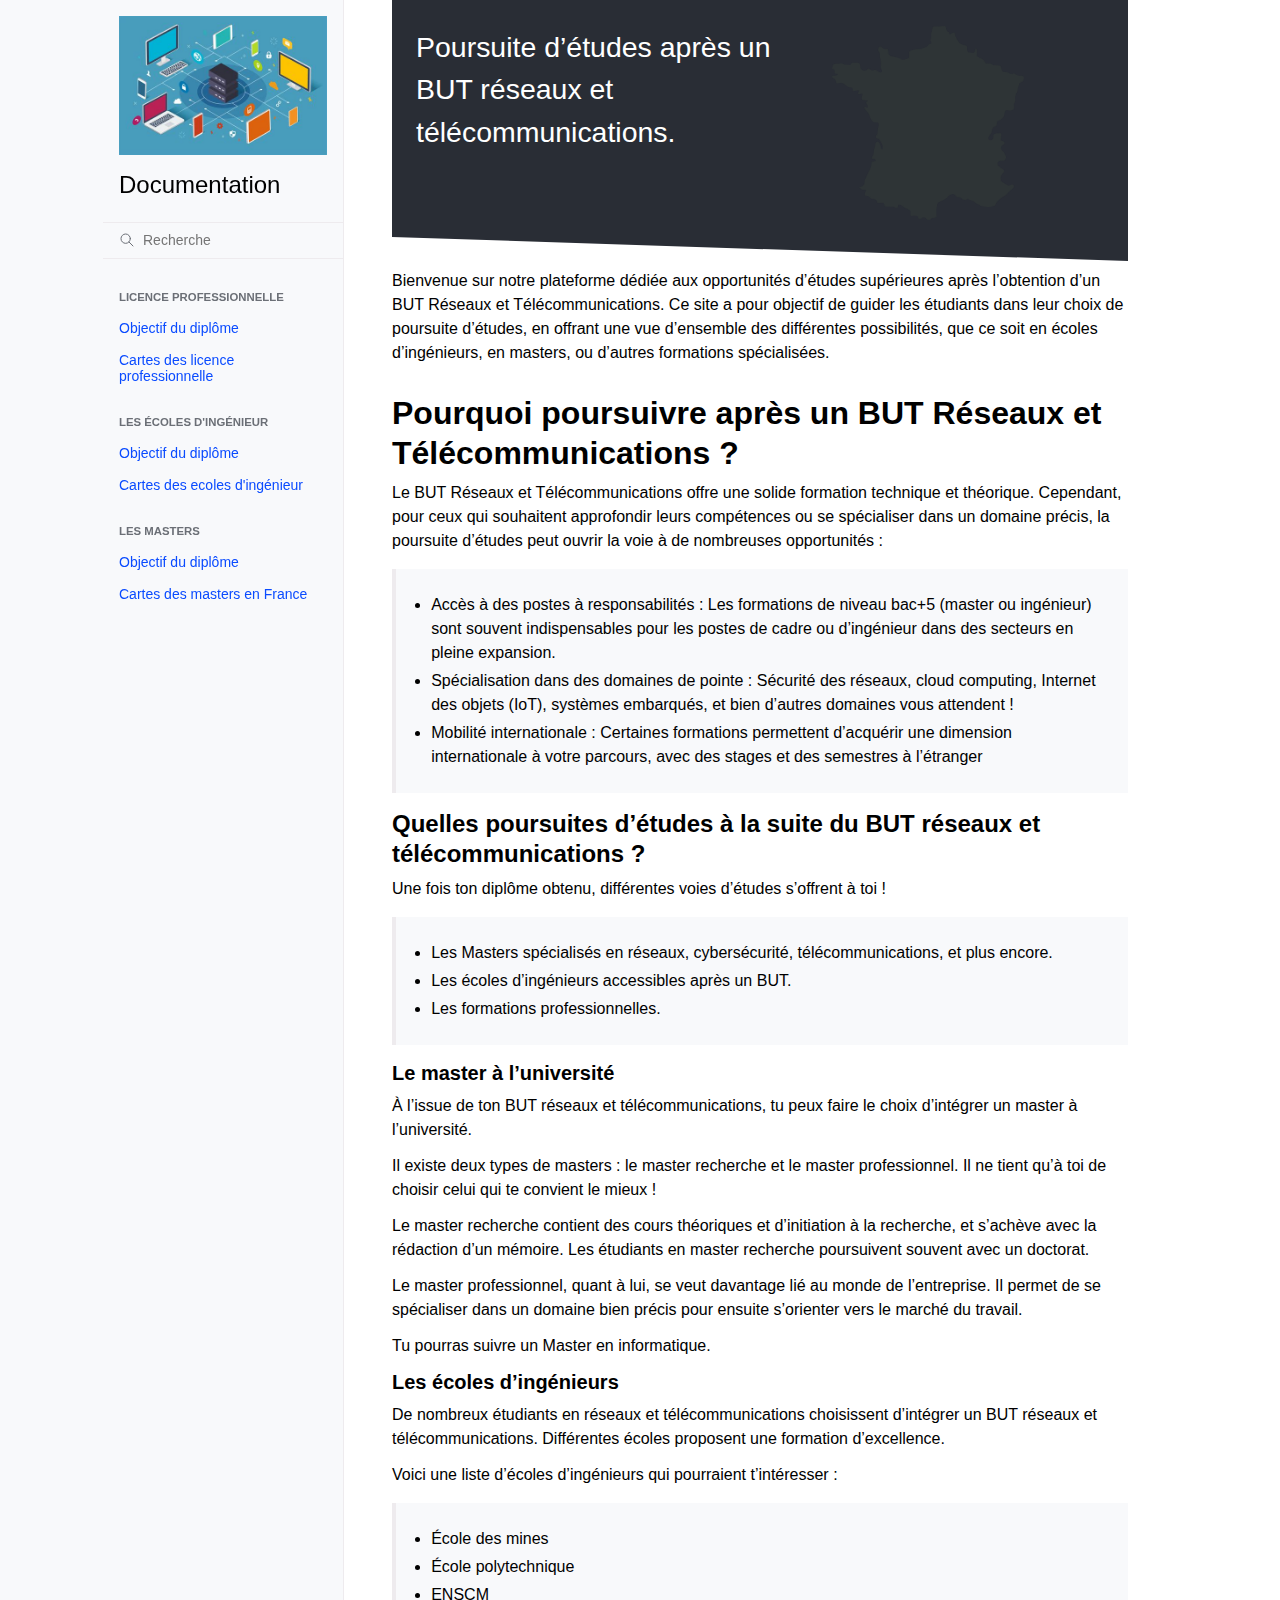
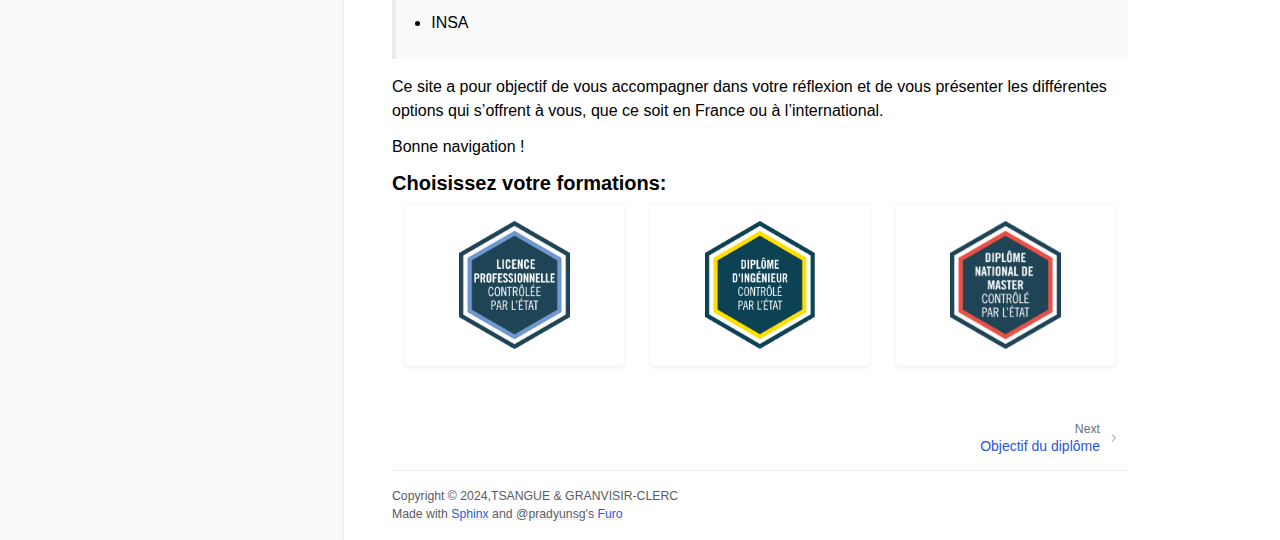
<file: docs/index.html>
<!doctype html>
<html class="no-js" lang="fr" data-content_root="./">
  <head><meta charset="utf-8"/>
    <meta name="viewport" content="width=device-width,initial-scale=1"/>
    <meta name="color-scheme" content="light dark"><meta name="viewport" content="width=device-width, initial-scale=1" />
<link rel="index" title="Index" href="genindex.html" /><link rel="search" title="Recherche" href="search.html" /><link rel="next" title="Objectif du diplôme" href="document/lp.html" />

    <!-- Generated with Sphinx 8.1.3 and Furo 2024.08.06 -->
        <title>Documentation</title>
      <link rel="stylesheet" type="text/css" href="_static/pygments.css?v=a746c00c" />
    <link rel="stylesheet" type="text/css" href="_static/styles/furo.css?v=354aac6f" />
    <link rel="stylesheet" type="text/css" href="_static/design-style.1e8bd061cd6da7fc9cf755528e8ffc24.min.css?v=0a3b3ea7" />
    <link rel="stylesheet" type="text/css" href="_static/styles/furo-extensions.css?v=302659d7" />
    
    


<style>
  body {
    --color-code-background: #f8f8f8;
  --color-code-foreground: black;
  
  }
  @media not print {
    body[data-theme="dark"] {
      --color-code-background: #202020;
  --color-code-foreground: #d0d0d0;
  
    }
    @media (prefers-color-scheme: dark) {
      body:not([data-theme="light"]) {
        --color-code-background: #202020;
  --color-code-foreground: #d0d0d0;
  
      }
    }
  }
</style></head>
  <body>
    
    <script>
      document.body.dataset.theme = localStorage.getItem("theme") || "auto";
    </script>
    

<svg xmlns="http://www.w3.org/2000/svg" style="display: none;">
  <symbol id="svg-toc" viewBox="0 0 24 24">
    <title>Contents</title>
    <svg stroke="currentColor" fill="currentColor" stroke-width="0" viewBox="0 0 1024 1024">
      <path d="M408 442h480c4.4 0 8-3.6 8-8v-56c0-4.4-3.6-8-8-8H408c-4.4 0-8 3.6-8 8v56c0 4.4 3.6 8 8 8zm-8 204c0 4.4 3.6 8 8 8h480c4.4 0 8-3.6 8-8v-56c0-4.4-3.6-8-8-8H408c-4.4 0-8 3.6-8 8v56zm504-486H120c-4.4 0-8 3.6-8 8v56c0 4.4 3.6 8 8 8h784c4.4 0 8-3.6 8-8v-56c0-4.4-3.6-8-8-8zm0 632H120c-4.4 0-8 3.6-8 8v56c0 4.4 3.6 8 8 8h784c4.4 0 8-3.6 8-8v-56c0-4.4-3.6-8-8-8zM115.4 518.9L271.7 642c5.8 4.6 14.4.5 14.4-6.9V388.9c0-7.4-8.5-11.5-14.4-6.9L115.4 505.1a8.74 8.74 0 0 0 0 13.8z"/>
    </svg>
  </symbol>
  <symbol id="svg-menu" viewBox="0 0 24 24">
    <title>Menu</title>
    <svg xmlns="http://www.w3.org/2000/svg" viewBox="0 0 24 24" fill="none" stroke="currentColor"
      stroke-width="2" stroke-linecap="round" stroke-linejoin="round" class="feather-menu">
      <line x1="3" y1="12" x2="21" y2="12"></line>
      <line x1="3" y1="6" x2="21" y2="6"></line>
      <line x1="3" y1="18" x2="21" y2="18"></line>
    </svg>
  </symbol>
  <symbol id="svg-arrow-right" viewBox="0 0 24 24">
    <title>Expand</title>
    <svg xmlns="http://www.w3.org/2000/svg" viewBox="0 0 24 24" fill="none" stroke="currentColor"
      stroke-width="2" stroke-linecap="round" stroke-linejoin="round" class="feather-chevron-right">
      <polyline points="9 18 15 12 9 6"></polyline>
    </svg>
  </symbol>
  <symbol id="svg-sun" viewBox="0 0 24 24">
    <title>Light mode</title>
    <svg xmlns="http://www.w3.org/2000/svg" viewBox="0 0 24 24" fill="none" stroke="currentColor"
      stroke-width="1" stroke-linecap="round" stroke-linejoin="round" class="feather-sun">
      <circle cx="12" cy="12" r="5"></circle>
      <line x1="12" y1="1" x2="12" y2="3"></line>
      <line x1="12" y1="21" x2="12" y2="23"></line>
      <line x1="4.22" y1="4.22" x2="5.64" y2="5.64"></line>
      <line x1="18.36" y1="18.36" x2="19.78" y2="19.78"></line>
      <line x1="1" y1="12" x2="3" y2="12"></line>
      <line x1="21" y1="12" x2="23" y2="12"></line>
      <line x1="4.22" y1="19.78" x2="5.64" y2="18.36"></line>
      <line x1="18.36" y1="5.64" x2="19.78" y2="4.22"></line>
    </svg>
  </symbol>
  <symbol id="svg-moon" viewBox="0 0 24 24">
    <title>Dark mode</title>
    <svg xmlns="http://www.w3.org/2000/svg" viewBox="0 0 24 24" fill="none" stroke="currentColor"
      stroke-width="1" stroke-linecap="round" stroke-linejoin="round" class="icon-tabler-moon">
      <path stroke="none" d="M0 0h24v24H0z" fill="none" />
      <path d="M12 3c.132 0 .263 0 .393 0a7.5 7.5 0 0 0 7.92 12.446a9 9 0 1 1 -8.313 -12.454z" />
    </svg>
  </symbol>
  <symbol id="svg-sun-with-moon" viewBox="0 0 24 24">
    <title>Auto light/dark, in light mode</title>
    <svg xmlns="http://www.w3.org/2000/svg" viewBox="0 0 24 24" fill="none" stroke="currentColor"
      stroke-width="1" stroke-linecap="round" stroke-linejoin="round"
      class="icon-custom-derived-from-feather-sun-and-tabler-moon">
      <path style="opacity: 50%" d="M 5.411 14.504 C 5.471 14.504 5.532 14.504 5.591 14.504 C 3.639 16.319 4.383 19.569 6.931 20.352 C 7.693 20.586 8.512 20.551 9.25 20.252 C 8.023 23.207 4.056 23.725 2.11 21.184 C 0.166 18.642 1.702 14.949 4.874 14.536 C 5.051 14.512 5.231 14.5 5.411 14.5 L 5.411 14.504 Z"/>
      <line x1="14.5" y1="3.25" x2="14.5" y2="1.25"/>
      <line x1="14.5" y1="15.85" x2="14.5" y2="17.85"/>
      <line x1="10.044" y1="5.094" x2="8.63" y2="3.68"/>
      <line x1="19" y1="14.05" x2="20.414" y2="15.464"/>
      <line x1="8.2" y1="9.55" x2="6.2" y2="9.55"/>
      <line x1="20.8" y1="9.55" x2="22.8" y2="9.55"/>
      <line x1="10.044" y1="14.006" x2="8.63" y2="15.42"/>
      <line x1="19" y1="5.05" x2="20.414" y2="3.636"/>
      <circle cx="14.5" cy="9.55" r="3.6"/>
    </svg>
  </symbol>
  <symbol id="svg-moon-with-sun" viewBox="0 0 24 24">
    <title>Auto light/dark, in dark mode</title>
    <svg xmlns="http://www.w3.org/2000/svg" viewBox="0 0 24 24" fill="none" stroke="currentColor"
      stroke-width="1" stroke-linecap="round" stroke-linejoin="round"
      class="icon-custom-derived-from-feather-sun-and-tabler-moon">
      <path d="M 8.282 7.007 C 8.385 7.007 8.494 7.007 8.595 7.007 C 5.18 10.184 6.481 15.869 10.942 17.24 C 12.275 17.648 13.706 17.589 15 17.066 C 12.851 22.236 5.91 23.143 2.505 18.696 C -0.897 14.249 1.791 7.786 7.342 7.063 C 7.652 7.021 7.965 7 8.282 7 L 8.282 7.007 Z"/>
      <line style="opacity: 50%" x1="18" y1="3.705" x2="18" y2="2.5"/>
      <line style="opacity: 50%" x1="18" y1="11.295" x2="18" y2="12.5"/>
      <line style="opacity: 50%" x1="15.316" y1="4.816" x2="14.464" y2="3.964"/>
      <line style="opacity: 50%" x1="20.711" y1="10.212" x2="21.563" y2="11.063"/>
      <line style="opacity: 50%" x1="14.205" y1="7.5" x2="13.001" y2="7.5"/>
      <line style="opacity: 50%" x1="21.795" y1="7.5" x2="23" y2="7.5"/>
      <line style="opacity: 50%" x1="15.316" y1="10.184" x2="14.464" y2="11.036"/>
      <line style="opacity: 50%" x1="20.711" y1="4.789" x2="21.563" y2="3.937"/>
      <circle style="opacity: 50%" cx="18" cy="7.5" r="2.169"/>
    </svg>
  </symbol>
  <symbol id="svg-pencil" viewBox="0 0 24 24">
    <svg xmlns="http://www.w3.org/2000/svg" viewBox="0 0 24 24" fill="none" stroke="currentColor"
      stroke-width="1" stroke-linecap="round" stroke-linejoin="round" class="icon-tabler-pencil-code">
      <path d="M4 20h4l10.5 -10.5a2.828 2.828 0 1 0 -4 -4l-10.5 10.5v4" />
      <path d="M13.5 6.5l4 4" />
      <path d="M20 21l2 -2l-2 -2" />
      <path d="M17 17l-2 2l2 2" />
    </svg>
  </symbol>
  <symbol id="svg-eye" viewBox="0 0 24 24">
    <svg xmlns="http://www.w3.org/2000/svg" viewBox="0 0 24 24" fill="none" stroke="currentColor"
      stroke-width="1" stroke-linecap="round" stroke-linejoin="round" class="icon-tabler-eye-code">
      <path stroke="none" d="M0 0h24v24H0z" fill="none" />
      <path d="M10 12a2 2 0 1 0 4 0a2 2 0 0 0 -4 0" />
      <path
        d="M11.11 17.958c-3.209 -.307 -5.91 -2.293 -8.11 -5.958c2.4 -4 5.4 -6 9 -6c3.6 0 6.6 2 9 6c-.21 .352 -.427 .688 -.647 1.008" />
      <path d="M20 21l2 -2l-2 -2" />
      <path d="M17 17l-2 2l2 2" />
    </svg>
  </symbol>
</svg>

<input type="checkbox" class="sidebar-toggle" name="__navigation" id="__navigation">
<input type="checkbox" class="sidebar-toggle" name="__toc" id="__toc">
<label class="overlay sidebar-overlay" for="__navigation">
  <div class="visually-hidden">Hide navigation sidebar</div>
</label>
<label class="overlay toc-overlay" for="__toc">
  <div class="visually-hidden">Hide table of contents sidebar</div>
</label>

<a class="skip-to-content muted-link" href="#furo-main-content">Skip to content</a>



<div class="page">
  <header class="mobile-header">
    <div class="header-left">
      <label class="nav-overlay-icon" for="__navigation">
        <div class="visually-hidden">Toggle site navigation sidebar</div>
        <i class="icon"><svg><use href="#svg-menu"></use></svg></i>
      </label>
    </div>
    <div class="header-center">
      <a href="#"><div class="brand">Documentation  </div></a>
    </div>
    <div class="header-right">
      <div class="theme-toggle-container theme-toggle-header">
        <button class="theme-toggle">
          <div class="visually-hidden">Toggle Light / Dark / Auto color theme</div>
          <svg class="theme-icon-when-auto-light"><use href="#svg-sun-with-moon"></use></svg>
          <svg class="theme-icon-when-auto-dark"><use href="#svg-moon-with-sun"></use></svg>
          <svg class="theme-icon-when-dark"><use href="#svg-moon"></use></svg>
          <svg class="theme-icon-when-light"><use href="#svg-sun"></use></svg>
        </button>
      </div>
      <label class="toc-overlay-icon toc-header-icon" for="__toc">
        <div class="visually-hidden">Toggle table of contents sidebar</div>
        <i class="icon"><svg><use href="#svg-toc"></use></svg></i>
      </label>
    </div>
  </header>
  <aside class="sidebar-drawer">
    <div class="sidebar-container">
      
      <div class="sidebar-sticky"><a class="sidebar-brand" href="#">
  
  <div class="sidebar-logo-container">
    <img class="sidebar-logo" src="_static/logo_ppp.jpg" alt="Logo"/>
  </div>
  
  <span class="sidebar-brand-text">Documentation  </span>
  
</a><form class="sidebar-search-container" method="get" action="search.html" role="search">
  <input class="sidebar-search" placeholder="Recherche" name="q" aria-label="Recherche">
  <input type="hidden" name="check_keywords" value="yes">
  <input type="hidden" name="area" value="default">
</form>
<div id="searchbox"></div><div class="sidebar-scroll"><div class="sidebar-tree">
  <p class="caption" role="heading"><span class="caption-text">LICENCE PROFESSIONNELLE</span></p>
<ul>
<li class="toctree-l1"><a class="reference internal" href="document/lp.html">Objectif du diplôme</a></li>
<li class="toctree-l1"><a class="reference internal" href="document/lp/index.html">Cartes des licence professionnelle</a></li>
</ul>
<p class="caption" role="heading"><span class="caption-text">LES ÉCOLES D'INGÉNIEUR</span></p>
<ul>
<li class="toctree-l1"><a class="reference internal" href="document/ecole_ding.html">Objectif du diplôme</a></li>
<li class="toctree-l1"><a class="reference internal" href="document/ecole_ding/index.html">Cartes des ecoles d'ingénieur</a></li>
</ul>
<p class="caption" role="heading"><span class="caption-text">LES MASTERS</span></p>
<ul>
<li class="toctree-l1"><a class="reference internal" href="document/master.html">Objectif du diplôme</a></li>
<li class="toctree-l1"><a class="reference internal" href="document/masters/index.html">Cartes des masters en France</a></li>
</ul>

</div>
</div>

      </div>
      
    </div>
  </aside>
  <div class="main">
    <div class="content">
      <div class="article-container">
        <a href="#" class="back-to-top muted-link">
          <svg xmlns="http://www.w3.org/2000/svg" viewBox="0 0 24 24">
            <path d="M13 20h-2V8l-5.5 5.5-1.42-1.42L12 4.16l7.92 7.92-1.42 1.42L13 8v12z"></path>
          </svg>
          <span>Back to top</span>
        </a>
        <div class="content-icon-container">
          <div class="view-this-page">
  <a class="muted-link" href="_sources/index.rst.txt" title="View this page">
    <svg><use href="#svg-eye"></use></svg>
    <span class="visually-hidden">View this page</span>
  </a>
</div>
<div class="theme-toggle-container theme-toggle-content">
            <button class="theme-toggle">
              <div class="visually-hidden">Toggle Light / Dark / Auto color theme</div>
              <svg class="theme-icon-when-auto-light"><use href="#svg-sun-with-moon"></use></svg>
              <svg class="theme-icon-when-auto-dark"><use href="#svg-moon-with-sun"></use></svg>
              <svg class="theme-icon-when-dark"><use href="#svg-moon"></use></svg>
              <svg class="theme-icon-when-light"><use href="#svg-sun"></use></svg>
            </button>
          </div>
          <label class="toc-overlay-icon toc-content-icon" for="__toc">
            <div class="visually-hidden">Toggle table of contents sidebar</div>
            <i class="icon"><svg><use href="#svg-toc"></use></svg></i>
          </label>
        </div>
        <article role="main" id="furo-main-content">
          <section id="bienvenue">
<h1 class="sd-d-none">Bienvenue<a class="headerlink" href="#bienvenue" title="Lien vers cette rubrique">¶</a></h1>
<div class="landing-title" style="padding: 0.1rem 0.5rem 0.6rem 0; background-image: linear-gradient(315deg, #292d35 0%, #292d35  74%); clip-path: polygon(0px 0px, 100% 0%, 100% 100%, 0% calc(100% - 1.5rem)); -webkit-clip-path: polygon(0px 0px, 100% 0%, 100% 100%, 0% calc(100% - 1.5rem));"><div class="sd-container-fluid sd-sphinx-override sd-mt-4 sd-mb-4 sd-ml-1 sd-mr-2 docutils">
<div class="sd-row sd-g-2 sd-g-xs-2 sd-g-sm-3 sd-g-md-3 sd-g-lg-3 sd-flex-row-reverse docutils">
<div class="sd-col sd-d-flex-column sd-col-12 sd-col-xs-12 sd-col-sm-4 sd-col-md-4 sd-col-lg-4 docutils">
<a class="sd-m-auto sd-animate-grow50-rot20 reference internal image-reference" href="_images/carte.png"><img alt="_images/carte.png" class="sd-m-auto sd-animate-grow50-rot20" src="_images/carte.png" style="width: 900px;" />
</a>
</div>
<div class="sd-col sd-d-flex-column sd-col-12 sd-col-xs-12 sd-col-sm-8 sd-col-md-8 sd-col-lg-8 sd-align-major-justify sd-text-white sd-fs-3 docutils">
<p>Poursuite d’études après un BUT réseaux et télécommunications.</p>
</div>
</div>
</div>
</div>  <!-- Fermer le div ici pour que le contenu suivant soit en dehors --><div class="toctree-wrapper compound">
</div>
<div class="toctree-wrapper compound">
</div>
<div class="toctree-wrapper compound">
</div>
<p>Bienvenue sur notre plateforme dédiée aux opportunités d’études supérieures après l’obtention d’un BUT Réseaux et Télécommunications.
Ce site a pour objectif de guider les étudiants dans leur choix de poursuite d’études, en offrant une vue d’ensemble des différentes possibilités,
que ce soit en écoles d’ingénieurs, en masters, ou d’autres formations spécialisées.</p>
<section id="pourquoi-poursuivre-apres-un-but-reseaux-et-telecommunications">
<h2>Pourquoi poursuivre après un BUT Réseaux et Télécommunications ?<a class="headerlink" href="#pourquoi-poursuivre-apres-un-but-reseaux-et-telecommunications" title="Lien vers cette rubrique">¶</a></h2>
<p>Le BUT Réseaux et Télécommunications offre une solide formation technique et théorique. Cependant, pour ceux qui souhaitent approfondir leurs compétences ou se spécialiser dans un domaine précis, la poursuite d’études peut ouvrir la voie à de nombreuses opportunités :</p>
<blockquote>
<div><ul class="simple">
<li><p>Accès à des postes à responsabilités : Les formations de niveau bac+5 (master ou ingénieur) sont souvent indispensables pour les postes de cadre ou d’ingénieur dans des secteurs en pleine expansion.</p></li>
<li><p>Spécialisation dans des domaines de pointe : Sécurité des réseaux, cloud computing, Internet des objets (IoT), systèmes embarqués, et bien d’autres domaines vous attendent !</p></li>
<li><p>Mobilité internationale : Certaines formations permettent d’acquérir une dimension internationale à votre parcours, avec des stages et des semestres à l’étranger</p></li>
</ul>
</div></blockquote>
<section id="quelles-poursuites-detudes-a-la-suite-du-but-reseaux-et-telecommunications">
<h3>Quelles poursuites d’études à la suite du BUT réseaux et télécommunications ?<a class="headerlink" href="#quelles-poursuites-detudes-a-la-suite-du-but-reseaux-et-telecommunications" title="Lien vers cette rubrique">¶</a></h3>
<p>Une fois ton diplôme obtenu, différentes voies d’études s’offrent à toi !</p>
<blockquote>
<div><ul class="simple">
<li><p>Les Masters spécialisés en réseaux, cybersécurité, télécommunications, et plus encore.</p></li>
<li><p>Les écoles d’ingénieurs accessibles après un BUT.</p></li>
<li><p>Les formations professionnelles.</p></li>
</ul>
</div></blockquote>
<section id="le-master-a-luniversite">
<h4>Le master à l’université<a class="headerlink" href="#le-master-a-luniversite" title="Lien vers cette rubrique">¶</a></h4>
<p>À l’issue de ton BUT réseaux et télécommunications, tu peux faire le choix d’intégrer un master à l’université.</p>
<p>Il existe deux types de masters : le master recherche et le master professionnel. Il ne tient qu’à toi de choisir celui qui te convient le mieux !</p>
<p>Le master recherche contient des cours théoriques et d’initiation à la recherche, et s’achève avec la rédaction d’un mémoire. Les étudiants en master recherche poursuivent souvent avec un doctorat.</p>
<p>Le master professionnel, quant à lui, se veut davantage lié au monde de l’entreprise. Il permet de se spécialiser dans un domaine bien précis pour ensuite s’orienter vers le marché du travail.</p>
<p>Tu pourras suivre un Master en informatique.</p>
</section>
<section id="les-ecoles-dingenieurs">
<h4>Les écoles d’ingénieurs<a class="headerlink" href="#les-ecoles-dingenieurs" title="Lien vers cette rubrique">¶</a></h4>
<p>De nombreux étudiants en réseaux et télécommunications choisissent d’intégrer un BUT réseaux et télécommunications. Différentes écoles proposent une formation d’excellence.</p>
<p>Voici une liste d’écoles d’ingénieurs qui pourraient t’intéresser :</p>
<blockquote>
<div><ul class="simple">
<li><p>École des mines</p></li>
<li><p>École polytechnique</p></li>
<li><p>ENSCM</p></li>
<li><p>INSA</p></li>
</ul>
</div></blockquote>
<p>Ce site a pour objectif de vous accompagner dans votre réflexion et de vous présenter les différentes options qui s’offrent à vous, que ce soit en France ou à l’international.</p>
<p>Bonne navigation !</p>
</section>
<section id="choisissez-votre-formations">
<h4>Choisissez votre formations:<a class="headerlink" href="#choisissez-votre-formations" title="Lien vers cette rubrique">¶</a></h4>
<div class="sd-container-fluid sd-sphinx-override sd-mb-4 docutils">
<div class="sd-row sd-row-cols-3 sd-row-cols-xs-3 sd-row-cols-sm-3 sd-row-cols-md-3 sd-row-cols-lg-3 docutils">
<div class="sd-col sd-d-flex-row docutils">
<div class="sd-card sd-sphinx-override sd-w-100 sd-shadow-sm docutils">
<div class="sd-card-body docutils">
<a class="reference external image-reference" href="document/lp.html"><img alt="_images/fst-LP-diplome-national-de-licence-professionnelle-1744006586.png" class="align-center" src="_images/fst-LP-diplome-national-de-licence-professionnelle-1744006586.png" style="height: 8em;" />
</a>
</div>
</div>
</div>
<div class="sd-col sd-d-flex-row docutils">
<div class="sd-card sd-sphinx-override sd-w-100 sd-shadow-sm docutils">
<div class="sd-card-body docutils">
<a class="reference external image-reference" href="document/ecole_ding.html"><img alt="_images/1200x1385%2Bpicto%2Bing%C3%A9nieur-2611604174.png" class="align-center" src="_images/1200x1385%2Bpicto%2Bing%C3%A9nieur-2611604174.png" style="height: 8em;" />
</a>
</div>
</div>
</div>
<div class="sd-col sd-d-flex-row docutils">
<div class="sd-card sd-sphinx-override sd-w-100 sd-shadow-sm docutils">
<div class="sd-card-body docutils">
<a class="reference external image-reference" href="document/master.html"><img alt="_images/Dipl%C3%B4me-National-de-Master-260x300-1990020184.png" class="align-center" src="_images/Dipl%C3%B4me-National-de-Master-260x300-1990020184.png" style="height: 8em;" />
</a>
</div>
</div>
</div>
</div>
</div>
</section>
</section>
</section>
</section>

        </article>
      </div>
      <footer>
        
        <div class="related-pages">
          <a class="next-page" href="document/lp.html">
              <div class="page-info">
                <div class="context">
                  <span>Next</span>
                </div>
                <div class="title">Objectif du diplôme</div>
              </div>
              <svg class="furo-related-icon"><use href="#svg-arrow-right"></use></svg>
            </a>
          
        </div>
        <div class="bottom-of-page">
          <div class="left-details">
            <div class="copyright">
                Copyright &#169; 2024,TSANGUE &amp;  GRANVISIR-CLERC
            </div>
            Made with <a href="https://www.sphinx-doc.org/">Sphinx</a> and <a class="muted-link" href="https://pradyunsg.me">@pradyunsg</a>'s
            
            <a href="https://github.com/pradyunsg/furo">Furo</a>
            
          </div>
          <div class="right-details">
            
          </div>
        </div>
        
      </footer>
    </div>
    <aside class="toc-drawer">
      
      
      <div class="toc-sticky toc-scroll">
        <div class="toc-title-container">
          <span class="toc-title">
            On this page
          </span>
        </div>
        <div class="toc-tree-container">
          <div class="toc-tree">
            <ul>
<li><a class="reference internal" href="#">Bienvenue</a><ul>
<li><a class="reference internal" href="#pourquoi-poursuivre-apres-un-but-reseaux-et-telecommunications">Pourquoi poursuivre après un BUT Réseaux et Télécommunications ?</a><ul>
<li><a class="reference internal" href="#quelles-poursuites-detudes-a-la-suite-du-but-reseaux-et-telecommunications">Quelles poursuites d’études à la suite du BUT réseaux et télécommunications ?</a><ul>
<li><a class="reference internal" href="#le-master-a-luniversite">Le master à l’université</a></li>
<li><a class="reference internal" href="#les-ecoles-dingenieurs">Les écoles d’ingénieurs</a></li>
<li><a class="reference internal" href="#choisissez-votre-formations">Choisissez votre formations:</a></li>
</ul>
</li>
</ul>
</li>
</ul>
</li>
</ul>

          </div>
        </div>
      </div>
      
      
    </aside>
  </div>
</div><script src="_static/documentation_options.js?v=d1a510d7"></script>
    <script src="_static/doctools.js?v=9bcbadda"></script>
    <script src="_static/sphinx_highlight.js?v=dc90522c"></script>
    <script src="_static/scripts/furo.js?v=5fa4622c"></script>
    <script src="_static/translations.js?v=e6b791cb"></script>
    <script src="_static/design-tabs.js?v=36754332"></script>
    </body>
</html>
</file>
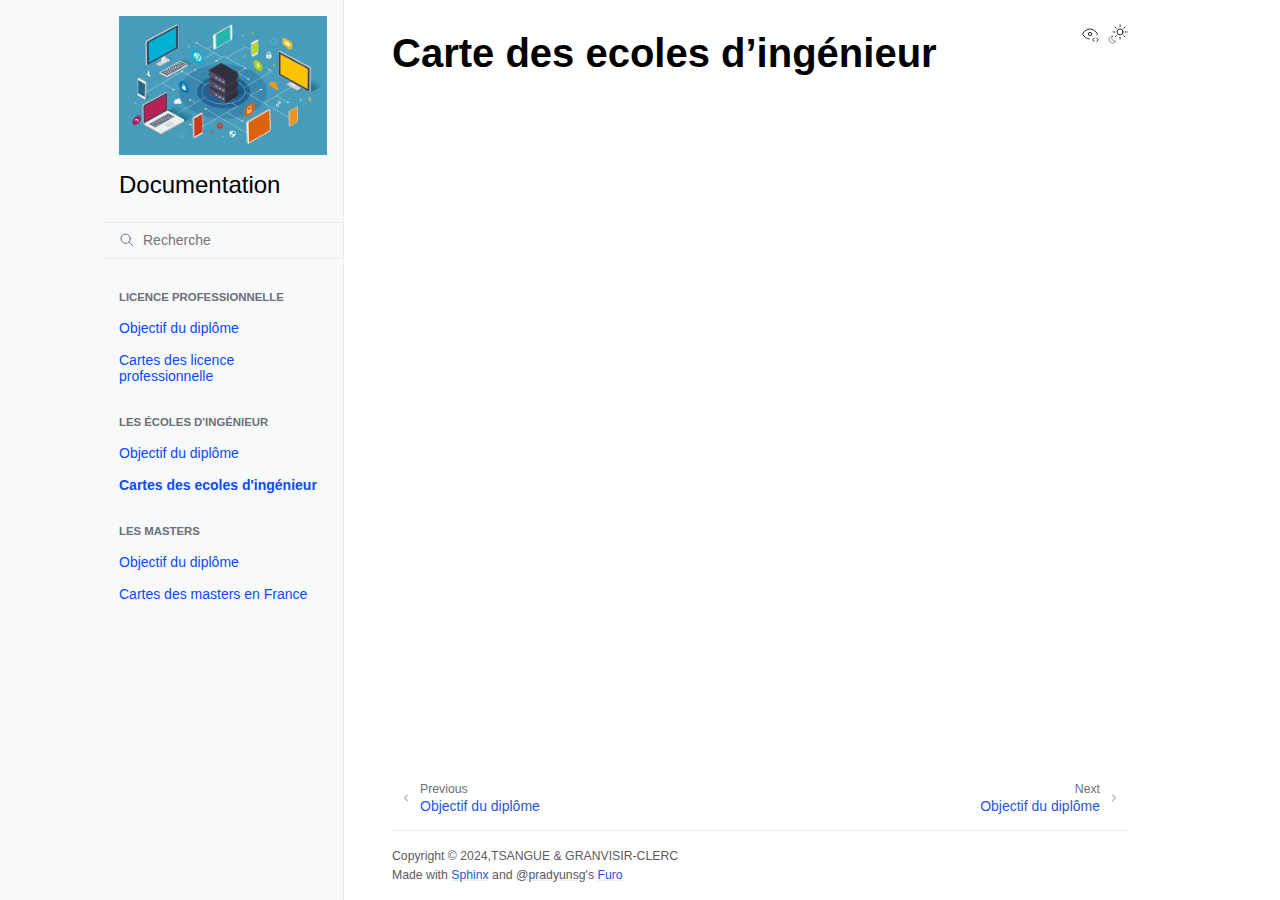
<file: docs/document/ecole_ding/index.html>
<!doctype html>
<html class="no-js" lang="fr" data-content_root="../../">
  <head><meta charset="utf-8"/>
    <meta name="viewport" content="width=device-width,initial-scale=1"/>
    <meta name="color-scheme" content="light dark"><meta name="viewport" content="width=device-width, initial-scale=1" />
<link rel="index" title="Index" href="../../genindex.html" /><link rel="search" title="Recherche" href="../../search.html" /><link rel="next" title="Objectif du diplôme" href="../master.html" /><link rel="prev" title="Objectif du diplôme" href="../ecole_ding.html" />

    <!-- Generated with Sphinx 8.1.3 and Furo 2024.08.06 -->
        <title>Carte des ecoles d’ingénieur - Documentation</title>
      <link rel="stylesheet" type="text/css" href="../../_static/pygments.css?v=a746c00c" />
    <link rel="stylesheet" type="text/css" href="../../_static/styles/furo.css?v=354aac6f" />
    <link rel="stylesheet" type="text/css" href="../../_static/design-style.1e8bd061cd6da7fc9cf755528e8ffc24.min.css?v=0a3b3ea7" />
    <link rel="stylesheet" type="text/css" href="../../_static/styles/furo-extensions.css?v=302659d7" />
    
    


<style>
  body {
    --color-code-background: #f8f8f8;
  --color-code-foreground: black;
  
  }
  @media not print {
    body[data-theme="dark"] {
      --color-code-background: #202020;
  --color-code-foreground: #d0d0d0;
  
    }
    @media (prefers-color-scheme: dark) {
      body:not([data-theme="light"]) {
        --color-code-background: #202020;
  --color-code-foreground: #d0d0d0;
  
      }
    }
  }
</style></head>
  <body>
    
    <script>
      document.body.dataset.theme = localStorage.getItem("theme") || "auto";
    </script>
    

<svg xmlns="http://www.w3.org/2000/svg" style="display: none;">
  <symbol id="svg-toc" viewBox="0 0 24 24">
    <title>Contents</title>
    <svg stroke="currentColor" fill="currentColor" stroke-width="0" viewBox="0 0 1024 1024">
      <path d="M408 442h480c4.4 0 8-3.6 8-8v-56c0-4.4-3.6-8-8-8H408c-4.4 0-8 3.6-8 8v56c0 4.4 3.6 8 8 8zm-8 204c0 4.4 3.6 8 8 8h480c4.4 0 8-3.6 8-8v-56c0-4.4-3.6-8-8-8H408c-4.4 0-8 3.6-8 8v56zm504-486H120c-4.4 0-8 3.6-8 8v56c0 4.4 3.6 8 8 8h784c4.4 0 8-3.6 8-8v-56c0-4.4-3.6-8-8-8zm0 632H120c-4.4 0-8 3.6-8 8v56c0 4.4 3.6 8 8 8h784c4.4 0 8-3.6 8-8v-56c0-4.4-3.6-8-8-8zM115.4 518.9L271.7 642c5.8 4.6 14.4.5 14.4-6.9V388.9c0-7.4-8.5-11.5-14.4-6.9L115.4 505.1a8.74 8.74 0 0 0 0 13.8z"/>
    </svg>
  </symbol>
  <symbol id="svg-menu" viewBox="0 0 24 24">
    <title>Menu</title>
    <svg xmlns="http://www.w3.org/2000/svg" viewBox="0 0 24 24" fill="none" stroke="currentColor"
      stroke-width="2" stroke-linecap="round" stroke-linejoin="round" class="feather-menu">
      <line x1="3" y1="12" x2="21" y2="12"></line>
      <line x1="3" y1="6" x2="21" y2="6"></line>
      <line x1="3" y1="18" x2="21" y2="18"></line>
    </svg>
  </symbol>
  <symbol id="svg-arrow-right" viewBox="0 0 24 24">
    <title>Expand</title>
    <svg xmlns="http://www.w3.org/2000/svg" viewBox="0 0 24 24" fill="none" stroke="currentColor"
      stroke-width="2" stroke-linecap="round" stroke-linejoin="round" class="feather-chevron-right">
      <polyline points="9 18 15 12 9 6"></polyline>
    </svg>
  </symbol>
  <symbol id="svg-sun" viewBox="0 0 24 24">
    <title>Light mode</title>
    <svg xmlns="http://www.w3.org/2000/svg" viewBox="0 0 24 24" fill="none" stroke="currentColor"
      stroke-width="1" stroke-linecap="round" stroke-linejoin="round" class="feather-sun">
      <circle cx="12" cy="12" r="5"></circle>
      <line x1="12" y1="1" x2="12" y2="3"></line>
      <line x1="12" y1="21" x2="12" y2="23"></line>
      <line x1="4.22" y1="4.22" x2="5.64" y2="5.64"></line>
      <line x1="18.36" y1="18.36" x2="19.78" y2="19.78"></line>
      <line x1="1" y1="12" x2="3" y2="12"></line>
      <line x1="21" y1="12" x2="23" y2="12"></line>
      <line x1="4.22" y1="19.78" x2="5.64" y2="18.36"></line>
      <line x1="18.36" y1="5.64" x2="19.78" y2="4.22"></line>
    </svg>
  </symbol>
  <symbol id="svg-moon" viewBox="0 0 24 24">
    <title>Dark mode</title>
    <svg xmlns="http://www.w3.org/2000/svg" viewBox="0 0 24 24" fill="none" stroke="currentColor"
      stroke-width="1" stroke-linecap="round" stroke-linejoin="round" class="icon-tabler-moon">
      <path stroke="none" d="M0 0h24v24H0z" fill="none" />
      <path d="M12 3c.132 0 .263 0 .393 0a7.5 7.5 0 0 0 7.92 12.446a9 9 0 1 1 -8.313 -12.454z" />
    </svg>
  </symbol>
  <symbol id="svg-sun-with-moon" viewBox="0 0 24 24">
    <title>Auto light/dark, in light mode</title>
    <svg xmlns="http://www.w3.org/2000/svg" viewBox="0 0 24 24" fill="none" stroke="currentColor"
      stroke-width="1" stroke-linecap="round" stroke-linejoin="round"
      class="icon-custom-derived-from-feather-sun-and-tabler-moon">
      <path style="opacity: 50%" d="M 5.411 14.504 C 5.471 14.504 5.532 14.504 5.591 14.504 C 3.639 16.319 4.383 19.569 6.931 20.352 C 7.693 20.586 8.512 20.551 9.25 20.252 C 8.023 23.207 4.056 23.725 2.11 21.184 C 0.166 18.642 1.702 14.949 4.874 14.536 C 5.051 14.512 5.231 14.5 5.411 14.5 L 5.411 14.504 Z"/>
      <line x1="14.5" y1="3.25" x2="14.5" y2="1.25"/>
      <line x1="14.5" y1="15.85" x2="14.5" y2="17.85"/>
      <line x1="10.044" y1="5.094" x2="8.63" y2="3.68"/>
      <line x1="19" y1="14.05" x2="20.414" y2="15.464"/>
      <line x1="8.2" y1="9.55" x2="6.2" y2="9.55"/>
      <line x1="20.8" y1="9.55" x2="22.8" y2="9.55"/>
      <line x1="10.044" y1="14.006" x2="8.63" y2="15.42"/>
      <line x1="19" y1="5.05" x2="20.414" y2="3.636"/>
      <circle cx="14.5" cy="9.55" r="3.6"/>
    </svg>
  </symbol>
  <symbol id="svg-moon-with-sun" viewBox="0 0 24 24">
    <title>Auto light/dark, in dark mode</title>
    <svg xmlns="http://www.w3.org/2000/svg" viewBox="0 0 24 24" fill="none" stroke="currentColor"
      stroke-width="1" stroke-linecap="round" stroke-linejoin="round"
      class="icon-custom-derived-from-feather-sun-and-tabler-moon">
      <path d="M 8.282 7.007 C 8.385 7.007 8.494 7.007 8.595 7.007 C 5.18 10.184 6.481 15.869 10.942 17.24 C 12.275 17.648 13.706 17.589 15 17.066 C 12.851 22.236 5.91 23.143 2.505 18.696 C -0.897 14.249 1.791 7.786 7.342 7.063 C 7.652 7.021 7.965 7 8.282 7 L 8.282 7.007 Z"/>
      <line style="opacity: 50%" x1="18" y1="3.705" x2="18" y2="2.5"/>
      <line style="opacity: 50%" x1="18" y1="11.295" x2="18" y2="12.5"/>
      <line style="opacity: 50%" x1="15.316" y1="4.816" x2="14.464" y2="3.964"/>
      <line style="opacity: 50%" x1="20.711" y1="10.212" x2="21.563" y2="11.063"/>
      <line style="opacity: 50%" x1="14.205" y1="7.5" x2="13.001" y2="7.5"/>
      <line style="opacity: 50%" x1="21.795" y1="7.5" x2="23" y2="7.5"/>
      <line style="opacity: 50%" x1="15.316" y1="10.184" x2="14.464" y2="11.036"/>
      <line style="opacity: 50%" x1="20.711" y1="4.789" x2="21.563" y2="3.937"/>
      <circle style="opacity: 50%" cx="18" cy="7.5" r="2.169"/>
    </svg>
  </symbol>
  <symbol id="svg-pencil" viewBox="0 0 24 24">
    <svg xmlns="http://www.w3.org/2000/svg" viewBox="0 0 24 24" fill="none" stroke="currentColor"
      stroke-width="1" stroke-linecap="round" stroke-linejoin="round" class="icon-tabler-pencil-code">
      <path d="M4 20h4l10.5 -10.5a2.828 2.828 0 1 0 -4 -4l-10.5 10.5v4" />
      <path d="M13.5 6.5l4 4" />
      <path d="M20 21l2 -2l-2 -2" />
      <path d="M17 17l-2 2l2 2" />
    </svg>
  </symbol>
  <symbol id="svg-eye" viewBox="0 0 24 24">
    <svg xmlns="http://www.w3.org/2000/svg" viewBox="0 0 24 24" fill="none" stroke="currentColor"
      stroke-width="1" stroke-linecap="round" stroke-linejoin="round" class="icon-tabler-eye-code">
      <path stroke="none" d="M0 0h24v24H0z" fill="none" />
      <path d="M10 12a2 2 0 1 0 4 0a2 2 0 0 0 -4 0" />
      <path
        d="M11.11 17.958c-3.209 -.307 -5.91 -2.293 -8.11 -5.958c2.4 -4 5.4 -6 9 -6c3.6 0 6.6 2 9 6c-.21 .352 -.427 .688 -.647 1.008" />
      <path d="M20 21l2 -2l-2 -2" />
      <path d="M17 17l-2 2l2 2" />
    </svg>
  </symbol>
</svg>

<input type="checkbox" class="sidebar-toggle" name="__navigation" id="__navigation">
<input type="checkbox" class="sidebar-toggle" name="__toc" id="__toc">
<label class="overlay sidebar-overlay" for="__navigation">
  <div class="visually-hidden">Hide navigation sidebar</div>
</label>
<label class="overlay toc-overlay" for="__toc">
  <div class="visually-hidden">Hide table of contents sidebar</div>
</label>

<a class="skip-to-content muted-link" href="#furo-main-content">Skip to content</a>



<div class="page">
  <header class="mobile-header">
    <div class="header-left">
      <label class="nav-overlay-icon" for="__navigation">
        <div class="visually-hidden">Toggle site navigation sidebar</div>
        <i class="icon"><svg><use href="#svg-menu"></use></svg></i>
      </label>
    </div>
    <div class="header-center">
      <a href="../../index.html"><div class="brand">Documentation  </div></a>
    </div>
    <div class="header-right">
      <div class="theme-toggle-container theme-toggle-header">
        <button class="theme-toggle">
          <div class="visually-hidden">Toggle Light / Dark / Auto color theme</div>
          <svg class="theme-icon-when-auto-light"><use href="#svg-sun-with-moon"></use></svg>
          <svg class="theme-icon-when-auto-dark"><use href="#svg-moon-with-sun"></use></svg>
          <svg class="theme-icon-when-dark"><use href="#svg-moon"></use></svg>
          <svg class="theme-icon-when-light"><use href="#svg-sun"></use></svg>
        </button>
      </div>
      <label class="toc-overlay-icon toc-header-icon no-toc" for="__toc">
        <div class="visually-hidden">Toggle table of contents sidebar</div>
        <i class="icon"><svg><use href="#svg-toc"></use></svg></i>
      </label>
    </div>
  </header>
  <aside class="sidebar-drawer">
    <div class="sidebar-container">
      
      <div class="sidebar-sticky"><a class="sidebar-brand" href="../../index.html">
  
  <div class="sidebar-logo-container">
    <img class="sidebar-logo" src="../../_static/logo_ppp.jpg" alt="Logo"/>
  </div>
  
  <span class="sidebar-brand-text">Documentation  </span>
  
</a><form class="sidebar-search-container" method="get" action="../../search.html" role="search">
  <input class="sidebar-search" placeholder="Recherche" name="q" aria-label="Recherche">
  <input type="hidden" name="check_keywords" value="yes">
  <input type="hidden" name="area" value="default">
</form>
<div id="searchbox"></div><div class="sidebar-scroll"><div class="sidebar-tree">
  <p class="caption" role="heading"><span class="caption-text">LICENCE PROFESSIONNELLE</span></p>
<ul>
<li class="toctree-l1"><a class="reference internal" href="../lp.html">Objectif du diplôme</a></li>
<li class="toctree-l1"><a class="reference internal" href="../lp/index.html">Cartes des licence professionnelle</a></li>
</ul>
<p class="caption" role="heading"><span class="caption-text">LES ÉCOLES D'INGÉNIEUR</span></p>
<ul class="current">
<li class="toctree-l1"><a class="reference internal" href="../ecole_ding.html">Objectif du diplôme</a></li>
<li class="toctree-l1 current current-page"><a class="current reference internal" href="#">Cartes des ecoles d'ingénieur</a></li>
</ul>
<p class="caption" role="heading"><span class="caption-text">LES MASTERS</span></p>
<ul>
<li class="toctree-l1"><a class="reference internal" href="../master.html">Objectif du diplôme</a></li>
<li class="toctree-l1"><a class="reference internal" href="../masters/index.html">Cartes des masters en France</a></li>
</ul>

</div>
</div>

      </div>
      
    </div>
  </aside>
  <div class="main">
    <div class="content">
      <div class="article-container">
        <a href="#" class="back-to-top muted-link">
          <svg xmlns="http://www.w3.org/2000/svg" viewBox="0 0 24 24">
            <path d="M13 20h-2V8l-5.5 5.5-1.42-1.42L12 4.16l7.92 7.92-1.42 1.42L13 8v12z"></path>
          </svg>
          <span>Back to top</span>
        </a>
        <div class="content-icon-container">
          <div class="view-this-page">
  <a class="muted-link" href="../../_sources/document/ecole_ding/index.rst.txt" title="View this page">
    <svg><use href="#svg-eye"></use></svg>
    <span class="visually-hidden">View this page</span>
  </a>
</div>
<div class="theme-toggle-container theme-toggle-content">
            <button class="theme-toggle">
              <div class="visually-hidden">Toggle Light / Dark / Auto color theme</div>
              <svg class="theme-icon-when-auto-light"><use href="#svg-sun-with-moon"></use></svg>
              <svg class="theme-icon-when-auto-dark"><use href="#svg-moon-with-sun"></use></svg>
              <svg class="theme-icon-when-dark"><use href="#svg-moon"></use></svg>
              <svg class="theme-icon-when-light"><use href="#svg-sun"></use></svg>
            </button>
          </div>
          <label class="toc-overlay-icon toc-content-icon no-toc" for="__toc">
            <div class="visually-hidden">Toggle table of contents sidebar</div>
            <i class="icon"><svg><use href="#svg-toc"></use></svg></i>
          </label>
        </div>
        <article role="main" id="furo-main-content">
          <section id="carte-des-ecoles-d-ingenieur">
<h1>Carte des ecoles d’ingénieur<a class="headerlink" href="#carte-des-ecoles-d-ingenieur" title="Lien vers cette rubrique">¶</a></h1>
<iframe width="100%" height="600px" frameborder="0" src="https://umap.openstreetmap.fr/fr/map/carte-sans-nom_1153813?scaleControl=false&miniMap=false&scrollWheelZoom=false&zoomControl=true&editMode=disabled&moreControl=true&searchControl=null&tilelayersControl=null&embedControl=null&datalayersControl=true&onLoadPanel=none&captionBar=false&captionMenus=true"></iframe></section>

        </article>
      </div>
      <footer>
        
        <div class="related-pages">
          <a class="next-page" href="../master.html">
              <div class="page-info">
                <div class="context">
                  <span>Next</span>
                </div>
                <div class="title">Objectif du diplôme</div>
              </div>
              <svg class="furo-related-icon"><use href="#svg-arrow-right"></use></svg>
            </a>
          <a class="prev-page" href="../ecole_ding.html">
              <svg class="furo-related-icon"><use href="#svg-arrow-right"></use></svg>
              <div class="page-info">
                <div class="context">
                  <span>Previous</span>
                </div>
                
                <div class="title">Objectif du diplôme</div>
                
              </div>
            </a>
        </div>
        <div class="bottom-of-page">
          <div class="left-details">
            <div class="copyright">
                Copyright &#169; 2024,TSANGUE &amp;  GRANVISIR-CLERC
            </div>
            Made with <a href="https://www.sphinx-doc.org/">Sphinx</a> and <a class="muted-link" href="https://pradyunsg.me">@pradyunsg</a>'s
            
            <a href="https://github.com/pradyunsg/furo">Furo</a>
            
          </div>
          <div class="right-details">
            
          </div>
        </div>
        
      </footer>
    </div>
    <aside class="toc-drawer no-toc">
      
      
      
    </aside>
  </div>
</div><script src="../../_static/documentation_options.js?v=d1a510d7"></script>
    <script src="../../_static/doctools.js?v=9bcbadda"></script>
    <script src="../../_static/sphinx_highlight.js?v=dc90522c"></script>
    <script src="../../_static/scripts/furo.js?v=5fa4622c"></script>
    <script src="../../_static/translations.js?v=e6b791cb"></script>
    <script src="../../_static/design-tabs.js?v=36754332"></script>
    </body>
</html>
</file>
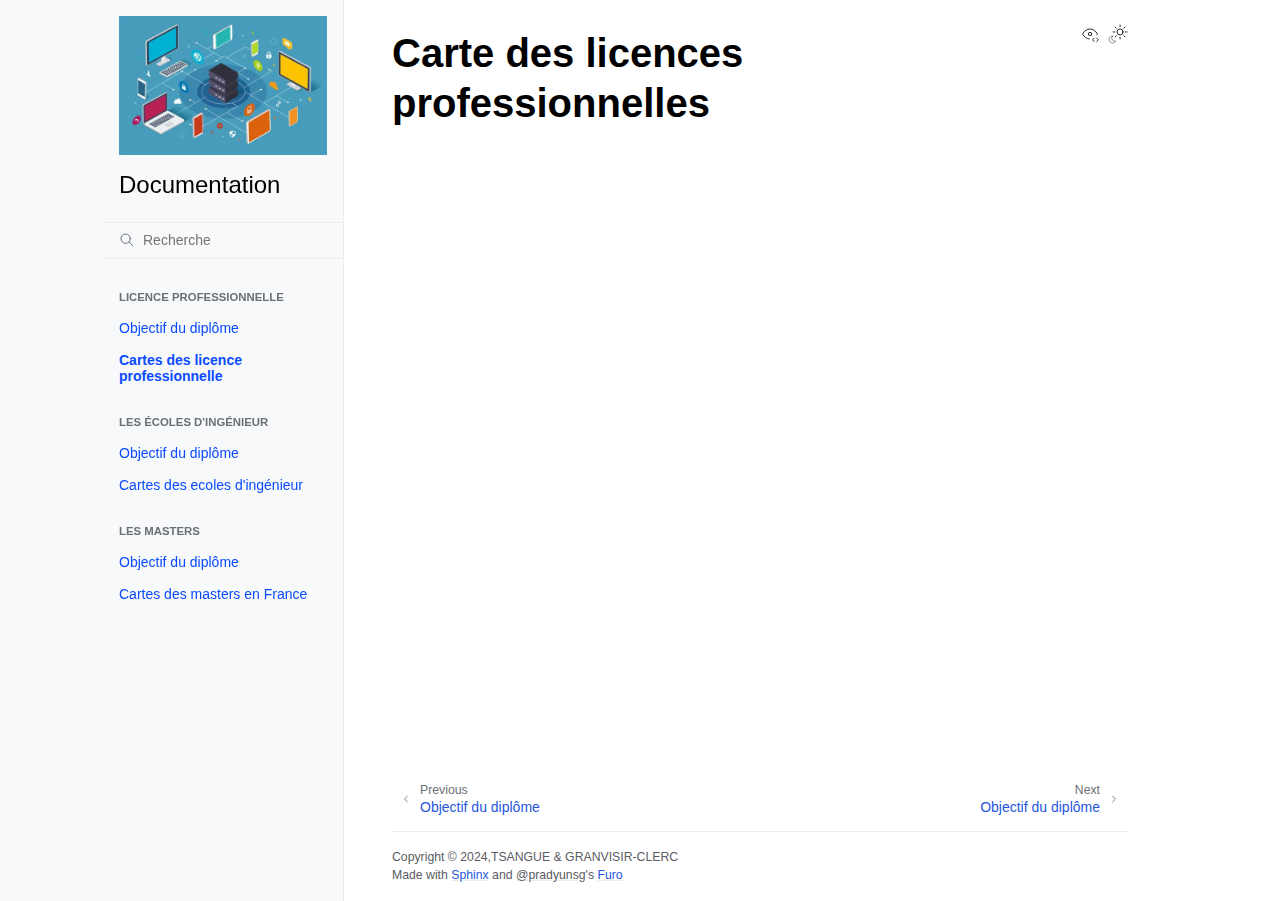
<file: docs/document/lp/index.html>
<!doctype html>
<html class="no-js" lang="fr" data-content_root="../../">
  <head><meta charset="utf-8"/>
    <meta name="viewport" content="width=device-width,initial-scale=1"/>
    <meta name="color-scheme" content="light dark"><meta name="viewport" content="width=device-width, initial-scale=1" />
<link rel="index" title="Index" href="../../genindex.html" /><link rel="search" title="Recherche" href="../../search.html" /><link rel="next" title="Objectif du diplôme" href="../ecole_ding.html" /><link rel="prev" title="Objectif du diplôme" href="../lp.html" />

    <!-- Generated with Sphinx 8.1.3 and Furo 2024.08.06 -->
        <title>Carte des licences professionnelles - Documentation</title>
      <link rel="stylesheet" type="text/css" href="../../_static/pygments.css?v=a746c00c" />
    <link rel="stylesheet" type="text/css" href="../../_static/styles/furo.css?v=354aac6f" />
    <link rel="stylesheet" type="text/css" href="../../_static/design-style.1e8bd061cd6da7fc9cf755528e8ffc24.min.css?v=0a3b3ea7" />
    <link rel="stylesheet" type="text/css" href="../../_static/styles/furo-extensions.css?v=302659d7" />
    
    


<style>
  body {
    --color-code-background: #f8f8f8;
  --color-code-foreground: black;
  
  }
  @media not print {
    body[data-theme="dark"] {
      --color-code-background: #202020;
  --color-code-foreground: #d0d0d0;
  
    }
    @media (prefers-color-scheme: dark) {
      body:not([data-theme="light"]) {
        --color-code-background: #202020;
  --color-code-foreground: #d0d0d0;
  
      }
    }
  }
</style></head>
  <body>
    
    <script>
      document.body.dataset.theme = localStorage.getItem("theme") || "auto";
    </script>
    

<svg xmlns="http://www.w3.org/2000/svg" style="display: none;">
  <symbol id="svg-toc" viewBox="0 0 24 24">
    <title>Contents</title>
    <svg stroke="currentColor" fill="currentColor" stroke-width="0" viewBox="0 0 1024 1024">
      <path d="M408 442h480c4.4 0 8-3.6 8-8v-56c0-4.4-3.6-8-8-8H408c-4.4 0-8 3.6-8 8v56c0 4.4 3.6 8 8 8zm-8 204c0 4.4 3.6 8 8 8h480c4.4 0 8-3.6 8-8v-56c0-4.4-3.6-8-8-8H408c-4.4 0-8 3.6-8 8v56zm504-486H120c-4.4 0-8 3.6-8 8v56c0 4.4 3.6 8 8 8h784c4.4 0 8-3.6 8-8v-56c0-4.4-3.6-8-8-8zm0 632H120c-4.4 0-8 3.6-8 8v56c0 4.4 3.6 8 8 8h784c4.4 0 8-3.6 8-8v-56c0-4.4-3.6-8-8-8zM115.4 518.9L271.7 642c5.8 4.6 14.4.5 14.4-6.9V388.9c0-7.4-8.5-11.5-14.4-6.9L115.4 505.1a8.74 8.74 0 0 0 0 13.8z"/>
    </svg>
  </symbol>
  <symbol id="svg-menu" viewBox="0 0 24 24">
    <title>Menu</title>
    <svg xmlns="http://www.w3.org/2000/svg" viewBox="0 0 24 24" fill="none" stroke="currentColor"
      stroke-width="2" stroke-linecap="round" stroke-linejoin="round" class="feather-menu">
      <line x1="3" y1="12" x2="21" y2="12"></line>
      <line x1="3" y1="6" x2="21" y2="6"></line>
      <line x1="3" y1="18" x2="21" y2="18"></line>
    </svg>
  </symbol>
  <symbol id="svg-arrow-right" viewBox="0 0 24 24">
    <title>Expand</title>
    <svg xmlns="http://www.w3.org/2000/svg" viewBox="0 0 24 24" fill="none" stroke="currentColor"
      stroke-width="2" stroke-linecap="round" stroke-linejoin="round" class="feather-chevron-right">
      <polyline points="9 18 15 12 9 6"></polyline>
    </svg>
  </symbol>
  <symbol id="svg-sun" viewBox="0 0 24 24">
    <title>Light mode</title>
    <svg xmlns="http://www.w3.org/2000/svg" viewBox="0 0 24 24" fill="none" stroke="currentColor"
      stroke-width="1" stroke-linecap="round" stroke-linejoin="round" class="feather-sun">
      <circle cx="12" cy="12" r="5"></circle>
      <line x1="12" y1="1" x2="12" y2="3"></line>
      <line x1="12" y1="21" x2="12" y2="23"></line>
      <line x1="4.22" y1="4.22" x2="5.64" y2="5.64"></line>
      <line x1="18.36" y1="18.36" x2="19.78" y2="19.78"></line>
      <line x1="1" y1="12" x2="3" y2="12"></line>
      <line x1="21" y1="12" x2="23" y2="12"></line>
      <line x1="4.22" y1="19.78" x2="5.64" y2="18.36"></line>
      <line x1="18.36" y1="5.64" x2="19.78" y2="4.22"></line>
    </svg>
  </symbol>
  <symbol id="svg-moon" viewBox="0 0 24 24">
    <title>Dark mode</title>
    <svg xmlns="http://www.w3.org/2000/svg" viewBox="0 0 24 24" fill="none" stroke="currentColor"
      stroke-width="1" stroke-linecap="round" stroke-linejoin="round" class="icon-tabler-moon">
      <path stroke="none" d="M0 0h24v24H0z" fill="none" />
      <path d="M12 3c.132 0 .263 0 .393 0a7.5 7.5 0 0 0 7.92 12.446a9 9 0 1 1 -8.313 -12.454z" />
    </svg>
  </symbol>
  <symbol id="svg-sun-with-moon" viewBox="0 0 24 24">
    <title>Auto light/dark, in light mode</title>
    <svg xmlns="http://www.w3.org/2000/svg" viewBox="0 0 24 24" fill="none" stroke="currentColor"
      stroke-width="1" stroke-linecap="round" stroke-linejoin="round"
      class="icon-custom-derived-from-feather-sun-and-tabler-moon">
      <path style="opacity: 50%" d="M 5.411 14.504 C 5.471 14.504 5.532 14.504 5.591 14.504 C 3.639 16.319 4.383 19.569 6.931 20.352 C 7.693 20.586 8.512 20.551 9.25 20.252 C 8.023 23.207 4.056 23.725 2.11 21.184 C 0.166 18.642 1.702 14.949 4.874 14.536 C 5.051 14.512 5.231 14.5 5.411 14.5 L 5.411 14.504 Z"/>
      <line x1="14.5" y1="3.25" x2="14.5" y2="1.25"/>
      <line x1="14.5" y1="15.85" x2="14.5" y2="17.85"/>
      <line x1="10.044" y1="5.094" x2="8.63" y2="3.68"/>
      <line x1="19" y1="14.05" x2="20.414" y2="15.464"/>
      <line x1="8.2" y1="9.55" x2="6.2" y2="9.55"/>
      <line x1="20.8" y1="9.55" x2="22.8" y2="9.55"/>
      <line x1="10.044" y1="14.006" x2="8.63" y2="15.42"/>
      <line x1="19" y1="5.05" x2="20.414" y2="3.636"/>
      <circle cx="14.5" cy="9.55" r="3.6"/>
    </svg>
  </symbol>
  <symbol id="svg-moon-with-sun" viewBox="0 0 24 24">
    <title>Auto light/dark, in dark mode</title>
    <svg xmlns="http://www.w3.org/2000/svg" viewBox="0 0 24 24" fill="none" stroke="currentColor"
      stroke-width="1" stroke-linecap="round" stroke-linejoin="round"
      class="icon-custom-derived-from-feather-sun-and-tabler-moon">
      <path d="M 8.282 7.007 C 8.385 7.007 8.494 7.007 8.595 7.007 C 5.18 10.184 6.481 15.869 10.942 17.24 C 12.275 17.648 13.706 17.589 15 17.066 C 12.851 22.236 5.91 23.143 2.505 18.696 C -0.897 14.249 1.791 7.786 7.342 7.063 C 7.652 7.021 7.965 7 8.282 7 L 8.282 7.007 Z"/>
      <line style="opacity: 50%" x1="18" y1="3.705" x2="18" y2="2.5"/>
      <line style="opacity: 50%" x1="18" y1="11.295" x2="18" y2="12.5"/>
      <line style="opacity: 50%" x1="15.316" y1="4.816" x2="14.464" y2="3.964"/>
      <line style="opacity: 50%" x1="20.711" y1="10.212" x2="21.563" y2="11.063"/>
      <line style="opacity: 50%" x1="14.205" y1="7.5" x2="13.001" y2="7.5"/>
      <line style="opacity: 50%" x1="21.795" y1="7.5" x2="23" y2="7.5"/>
      <line style="opacity: 50%" x1="15.316" y1="10.184" x2="14.464" y2="11.036"/>
      <line style="opacity: 50%" x1="20.711" y1="4.789" x2="21.563" y2="3.937"/>
      <circle style="opacity: 50%" cx="18" cy="7.5" r="2.169"/>
    </svg>
  </symbol>
  <symbol id="svg-pencil" viewBox="0 0 24 24">
    <svg xmlns="http://www.w3.org/2000/svg" viewBox="0 0 24 24" fill="none" stroke="currentColor"
      stroke-width="1" stroke-linecap="round" stroke-linejoin="round" class="icon-tabler-pencil-code">
      <path d="M4 20h4l10.5 -10.5a2.828 2.828 0 1 0 -4 -4l-10.5 10.5v4" />
      <path d="M13.5 6.5l4 4" />
      <path d="M20 21l2 -2l-2 -2" />
      <path d="M17 17l-2 2l2 2" />
    </svg>
  </symbol>
  <symbol id="svg-eye" viewBox="0 0 24 24">
    <svg xmlns="http://www.w3.org/2000/svg" viewBox="0 0 24 24" fill="none" stroke="currentColor"
      stroke-width="1" stroke-linecap="round" stroke-linejoin="round" class="icon-tabler-eye-code">
      <path stroke="none" d="M0 0h24v24H0z" fill="none" />
      <path d="M10 12a2 2 0 1 0 4 0a2 2 0 0 0 -4 0" />
      <path
        d="M11.11 17.958c-3.209 -.307 -5.91 -2.293 -8.11 -5.958c2.4 -4 5.4 -6 9 -6c3.6 0 6.6 2 9 6c-.21 .352 -.427 .688 -.647 1.008" />
      <path d="M20 21l2 -2l-2 -2" />
      <path d="M17 17l-2 2l2 2" />
    </svg>
  </symbol>
</svg>

<input type="checkbox" class="sidebar-toggle" name="__navigation" id="__navigation">
<input type="checkbox" class="sidebar-toggle" name="__toc" id="__toc">
<label class="overlay sidebar-overlay" for="__navigation">
  <div class="visually-hidden">Hide navigation sidebar</div>
</label>
<label class="overlay toc-overlay" for="__toc">
  <div class="visually-hidden">Hide table of contents sidebar</div>
</label>

<a class="skip-to-content muted-link" href="#furo-main-content">Skip to content</a>



<div class="page">
  <header class="mobile-header">
    <div class="header-left">
      <label class="nav-overlay-icon" for="__navigation">
        <div class="visually-hidden">Toggle site navigation sidebar</div>
        <i class="icon"><svg><use href="#svg-menu"></use></svg></i>
      </label>
    </div>
    <div class="header-center">
      <a href="../../index.html"><div class="brand">Documentation  </div></a>
    </div>
    <div class="header-right">
      <div class="theme-toggle-container theme-toggle-header">
        <button class="theme-toggle">
          <div class="visually-hidden">Toggle Light / Dark / Auto color theme</div>
          <svg class="theme-icon-when-auto-light"><use href="#svg-sun-with-moon"></use></svg>
          <svg class="theme-icon-when-auto-dark"><use href="#svg-moon-with-sun"></use></svg>
          <svg class="theme-icon-when-dark"><use href="#svg-moon"></use></svg>
          <svg class="theme-icon-when-light"><use href="#svg-sun"></use></svg>
        </button>
      </div>
      <label class="toc-overlay-icon toc-header-icon no-toc" for="__toc">
        <div class="visually-hidden">Toggle table of contents sidebar</div>
        <i class="icon"><svg><use href="#svg-toc"></use></svg></i>
      </label>
    </div>
  </header>
  <aside class="sidebar-drawer">
    <div class="sidebar-container">
      
      <div class="sidebar-sticky"><a class="sidebar-brand" href="../../index.html">
  
  <div class="sidebar-logo-container">
    <img class="sidebar-logo" src="../../_static/logo_ppp.jpg" alt="Logo"/>
  </div>
  
  <span class="sidebar-brand-text">Documentation  </span>
  
</a><form class="sidebar-search-container" method="get" action="../../search.html" role="search">
  <input class="sidebar-search" placeholder="Recherche" name="q" aria-label="Recherche">
  <input type="hidden" name="check_keywords" value="yes">
  <input type="hidden" name="area" value="default">
</form>
<div id="searchbox"></div><div class="sidebar-scroll"><div class="sidebar-tree">
  <p class="caption" role="heading"><span class="caption-text">LICENCE PROFESSIONNELLE</span></p>
<ul class="current">
<li class="toctree-l1"><a class="reference internal" href="../lp.html">Objectif du diplôme</a></li>
<li class="toctree-l1 current current-page"><a class="current reference internal" href="#">Cartes des licence professionnelle</a></li>
</ul>
<p class="caption" role="heading"><span class="caption-text">LES ÉCOLES D'INGÉNIEUR</span></p>
<ul>
<li class="toctree-l1"><a class="reference internal" href="../ecole_ding.html">Objectif du diplôme</a></li>
<li class="toctree-l1"><a class="reference internal" href="../ecole_ding/index.html">Cartes des ecoles d'ingénieur</a></li>
</ul>
<p class="caption" role="heading"><span class="caption-text">LES MASTERS</span></p>
<ul>
<li class="toctree-l1"><a class="reference internal" href="../master.html">Objectif du diplôme</a></li>
<li class="toctree-l1"><a class="reference internal" href="../masters/index.html">Cartes des masters en France</a></li>
</ul>

</div>
</div>

      </div>
      
    </div>
  </aside>
  <div class="main">
    <div class="content">
      <div class="article-container">
        <a href="#" class="back-to-top muted-link">
          <svg xmlns="http://www.w3.org/2000/svg" viewBox="0 0 24 24">
            <path d="M13 20h-2V8l-5.5 5.5-1.42-1.42L12 4.16l7.92 7.92-1.42 1.42L13 8v12z"></path>
          </svg>
          <span>Back to top</span>
        </a>
        <div class="content-icon-container">
          <div class="view-this-page">
  <a class="muted-link" href="../../_sources/document/lp/index.rst.txt" title="View this page">
    <svg><use href="#svg-eye"></use></svg>
    <span class="visually-hidden">View this page</span>
  </a>
</div>
<div class="theme-toggle-container theme-toggle-content">
            <button class="theme-toggle">
              <div class="visually-hidden">Toggle Light / Dark / Auto color theme</div>
              <svg class="theme-icon-when-auto-light"><use href="#svg-sun-with-moon"></use></svg>
              <svg class="theme-icon-when-auto-dark"><use href="#svg-moon-with-sun"></use></svg>
              <svg class="theme-icon-when-dark"><use href="#svg-moon"></use></svg>
              <svg class="theme-icon-when-light"><use href="#svg-sun"></use></svg>
            </button>
          </div>
          <label class="toc-overlay-icon toc-content-icon no-toc" for="__toc">
            <div class="visually-hidden">Toggle table of contents sidebar</div>
            <i class="icon"><svg><use href="#svg-toc"></use></svg></i>
          </label>
        </div>
        <article role="main" id="furo-main-content">
          <section id="carte-des-licences-professionnelles">
<h1>Carte des licences professionnelles<a class="headerlink" href="#carte-des-licences-professionnelles" title="Lien vers cette rubrique">¶</a></h1>
<iframe width="100%" height="600px" frameborder="0" src="https://umap.openstreetmap.fr/fr/map/carte-sans-nom_1143270?scaleControl=false&miniMap=false&scrollWheelZoom=false&zoomControl=true&editMode=disabled&moreControl=true&searchControl=null&tilelayersControl=null&embedControl=null&datalayersControl=true&onLoadPanel=none&captionBar=false&captionMenus=true"></iframe></section>

        </article>
      </div>
      <footer>
        
        <div class="related-pages">
          <a class="next-page" href="../ecole_ding.html">
              <div class="page-info">
                <div class="context">
                  <span>Next</span>
                </div>
                <div class="title">Objectif du diplôme</div>
              </div>
              <svg class="furo-related-icon"><use href="#svg-arrow-right"></use></svg>
            </a>
          <a class="prev-page" href="../lp.html">
              <svg class="furo-related-icon"><use href="#svg-arrow-right"></use></svg>
              <div class="page-info">
                <div class="context">
                  <span>Previous</span>
                </div>
                
                <div class="title">Objectif du diplôme</div>
                
              </div>
            </a>
        </div>
        <div class="bottom-of-page">
          <div class="left-details">
            <div class="copyright">
                Copyright &#169; 2024,TSANGUE &amp;  GRANVISIR-CLERC
            </div>
            Made with <a href="https://www.sphinx-doc.org/">Sphinx</a> and <a class="muted-link" href="https://pradyunsg.me">@pradyunsg</a>'s
            
            <a href="https://github.com/pradyunsg/furo">Furo</a>
            
          </div>
          <div class="right-details">
            
          </div>
        </div>
        
      </footer>
    </div>
    <aside class="toc-drawer no-toc">
      
      
      
    </aside>
  </div>
</div><script src="../../_static/documentation_options.js?v=d1a510d7"></script>
    <script src="../../_static/doctools.js?v=9bcbadda"></script>
    <script src="../../_static/sphinx_highlight.js?v=dc90522c"></script>
    <script src="../../_static/scripts/furo.js?v=5fa4622c"></script>
    <script src="../../_static/translations.js?v=e6b791cb"></script>
    <script src="../../_static/design-tabs.js?v=36754332"></script>
    </body>
</html>
</file>
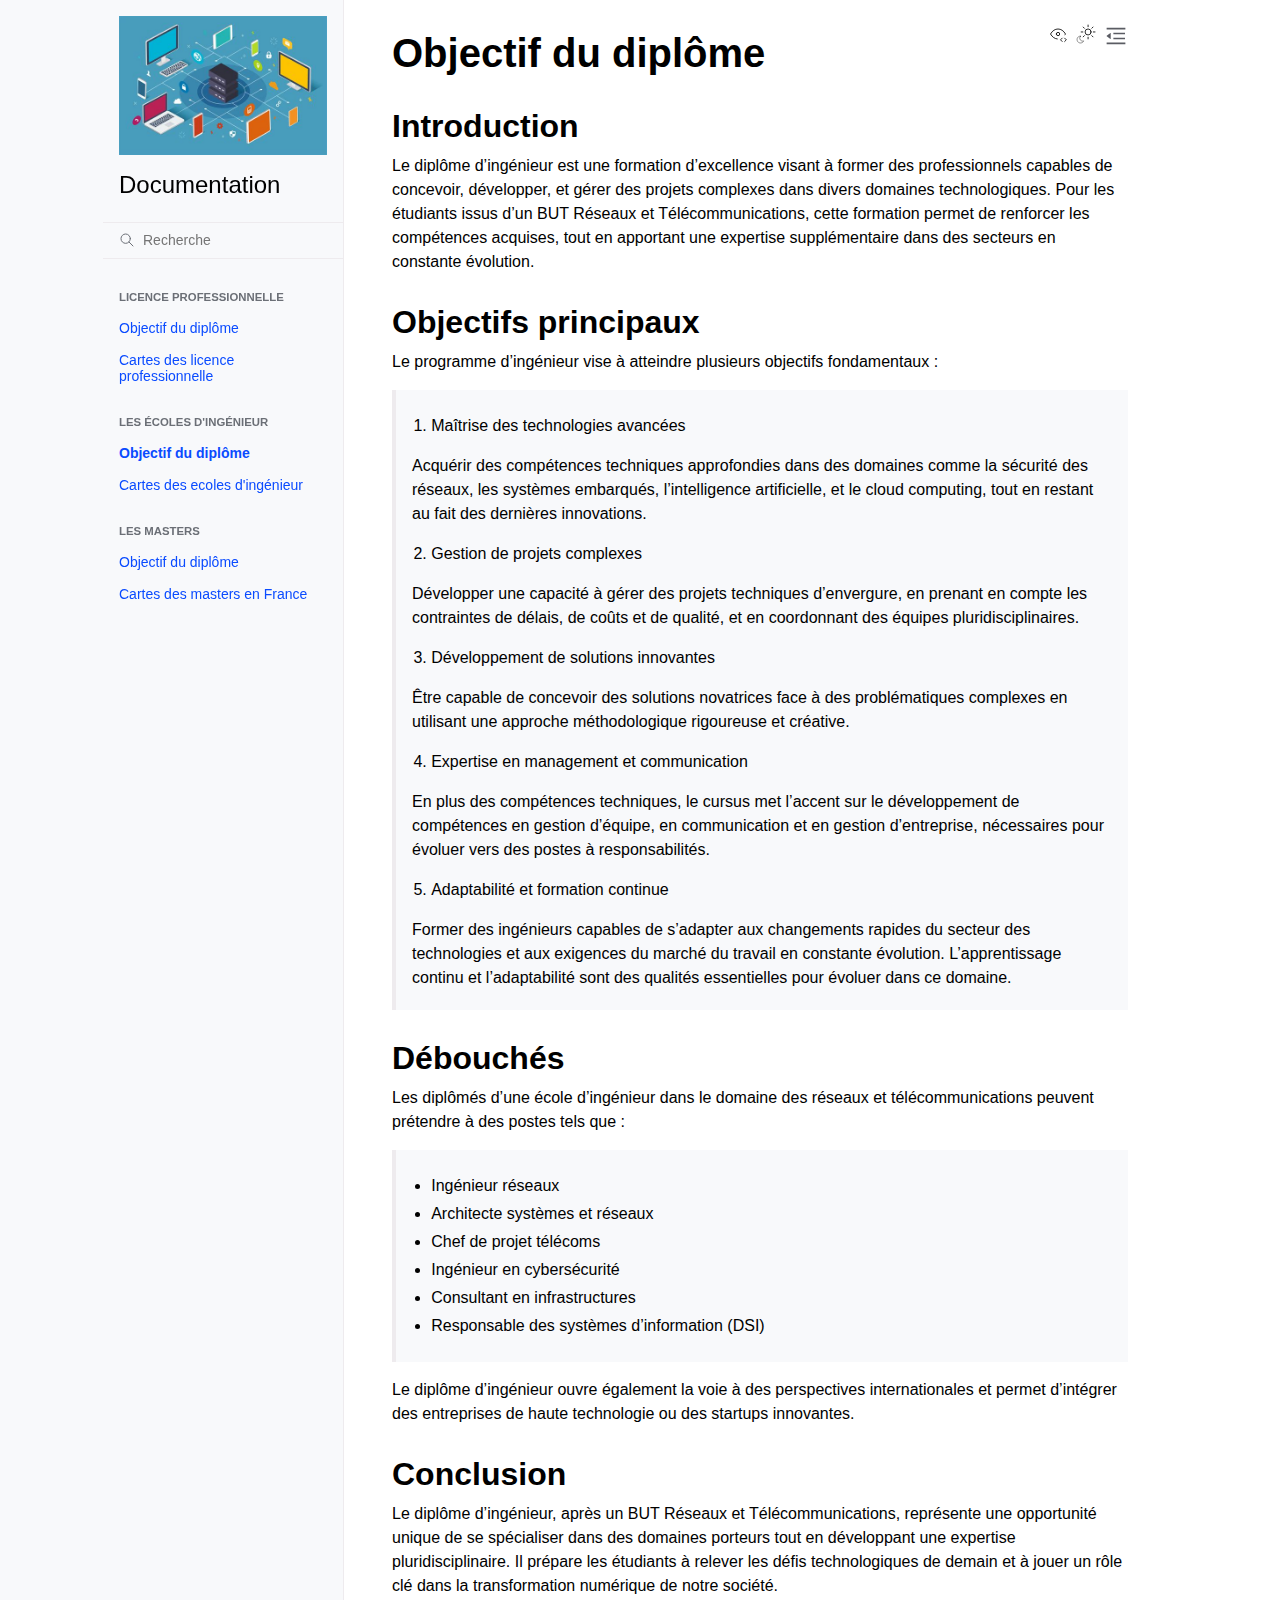
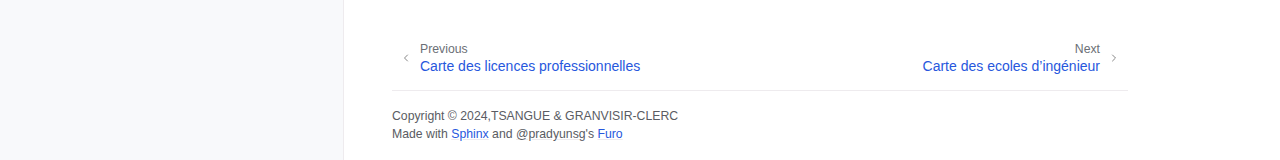
<file: docs/document/ecole_ding.html>
<!doctype html>
<html class="no-js" lang="fr" data-content_root="../">
  <head><meta charset="utf-8"/>
    <meta name="viewport" content="width=device-width,initial-scale=1"/>
    <meta name="color-scheme" content="light dark"><meta name="viewport" content="width=device-width, initial-scale=1" />
<link rel="index" title="Index" href="../genindex.html" /><link rel="search" title="Recherche" href="../search.html" /><link rel="next" title="Carte des ecoles d’ingénieur" href="ecole_ding/index.html" /><link rel="prev" title="Carte des licences professionnelles" href="lp/index.html" />

    <!-- Generated with Sphinx 8.1.3 and Furo 2024.08.06 -->
        <title>Objectif du diplôme - Documentation</title>
      <link rel="stylesheet" type="text/css" href="../_static/pygments.css?v=a746c00c" />
    <link rel="stylesheet" type="text/css" href="../_static/styles/furo.css?v=354aac6f" />
    <link rel="stylesheet" type="text/css" href="../_static/design-style.1e8bd061cd6da7fc9cf755528e8ffc24.min.css?v=0a3b3ea7" />
    <link rel="stylesheet" type="text/css" href="../_static/styles/furo-extensions.css?v=302659d7" />
    
    


<style>
  body {
    --color-code-background: #f8f8f8;
  --color-code-foreground: black;
  
  }
  @media not print {
    body[data-theme="dark"] {
      --color-code-background: #202020;
  --color-code-foreground: #d0d0d0;
  
    }
    @media (prefers-color-scheme: dark) {
      body:not([data-theme="light"]) {
        --color-code-background: #202020;
  --color-code-foreground: #d0d0d0;
  
      }
    }
  }
</style></head>
  <body>
    
    <script>
      document.body.dataset.theme = localStorage.getItem("theme") || "auto";
    </script>
    

<svg xmlns="http://www.w3.org/2000/svg" style="display: none;">
  <symbol id="svg-toc" viewBox="0 0 24 24">
    <title>Contents</title>
    <svg stroke="currentColor" fill="currentColor" stroke-width="0" viewBox="0 0 1024 1024">
      <path d="M408 442h480c4.4 0 8-3.6 8-8v-56c0-4.4-3.6-8-8-8H408c-4.4 0-8 3.6-8 8v56c0 4.4 3.6 8 8 8zm-8 204c0 4.4 3.6 8 8 8h480c4.4 0 8-3.6 8-8v-56c0-4.4-3.6-8-8-8H408c-4.4 0-8 3.6-8 8v56zm504-486H120c-4.4 0-8 3.6-8 8v56c0 4.4 3.6 8 8 8h784c4.4 0 8-3.6 8-8v-56c0-4.4-3.6-8-8-8zm0 632H120c-4.4 0-8 3.6-8 8v56c0 4.4 3.6 8 8 8h784c4.4 0 8-3.6 8-8v-56c0-4.4-3.6-8-8-8zM115.4 518.9L271.7 642c5.8 4.6 14.4.5 14.4-6.9V388.9c0-7.4-8.5-11.5-14.4-6.9L115.4 505.1a8.74 8.74 0 0 0 0 13.8z"/>
    </svg>
  </symbol>
  <symbol id="svg-menu" viewBox="0 0 24 24">
    <title>Menu</title>
    <svg xmlns="http://www.w3.org/2000/svg" viewBox="0 0 24 24" fill="none" stroke="currentColor"
      stroke-width="2" stroke-linecap="round" stroke-linejoin="round" class="feather-menu">
      <line x1="3" y1="12" x2="21" y2="12"></line>
      <line x1="3" y1="6" x2="21" y2="6"></line>
      <line x1="3" y1="18" x2="21" y2="18"></line>
    </svg>
  </symbol>
  <symbol id="svg-arrow-right" viewBox="0 0 24 24">
    <title>Expand</title>
    <svg xmlns="http://www.w3.org/2000/svg" viewBox="0 0 24 24" fill="none" stroke="currentColor"
      stroke-width="2" stroke-linecap="round" stroke-linejoin="round" class="feather-chevron-right">
      <polyline points="9 18 15 12 9 6"></polyline>
    </svg>
  </symbol>
  <symbol id="svg-sun" viewBox="0 0 24 24">
    <title>Light mode</title>
    <svg xmlns="http://www.w3.org/2000/svg" viewBox="0 0 24 24" fill="none" stroke="currentColor"
      stroke-width="1" stroke-linecap="round" stroke-linejoin="round" class="feather-sun">
      <circle cx="12" cy="12" r="5"></circle>
      <line x1="12" y1="1" x2="12" y2="3"></line>
      <line x1="12" y1="21" x2="12" y2="23"></line>
      <line x1="4.22" y1="4.22" x2="5.64" y2="5.64"></line>
      <line x1="18.36" y1="18.36" x2="19.78" y2="19.78"></line>
      <line x1="1" y1="12" x2="3" y2="12"></line>
      <line x1="21" y1="12" x2="23" y2="12"></line>
      <line x1="4.22" y1="19.78" x2="5.64" y2="18.36"></line>
      <line x1="18.36" y1="5.64" x2="19.78" y2="4.22"></line>
    </svg>
  </symbol>
  <symbol id="svg-moon" viewBox="0 0 24 24">
    <title>Dark mode</title>
    <svg xmlns="http://www.w3.org/2000/svg" viewBox="0 0 24 24" fill="none" stroke="currentColor"
      stroke-width="1" stroke-linecap="round" stroke-linejoin="round" class="icon-tabler-moon">
      <path stroke="none" d="M0 0h24v24H0z" fill="none" />
      <path d="M12 3c.132 0 .263 0 .393 0a7.5 7.5 0 0 0 7.92 12.446a9 9 0 1 1 -8.313 -12.454z" />
    </svg>
  </symbol>
  <symbol id="svg-sun-with-moon" viewBox="0 0 24 24">
    <title>Auto light/dark, in light mode</title>
    <svg xmlns="http://www.w3.org/2000/svg" viewBox="0 0 24 24" fill="none" stroke="currentColor"
      stroke-width="1" stroke-linecap="round" stroke-linejoin="round"
      class="icon-custom-derived-from-feather-sun-and-tabler-moon">
      <path style="opacity: 50%" d="M 5.411 14.504 C 5.471 14.504 5.532 14.504 5.591 14.504 C 3.639 16.319 4.383 19.569 6.931 20.352 C 7.693 20.586 8.512 20.551 9.25 20.252 C 8.023 23.207 4.056 23.725 2.11 21.184 C 0.166 18.642 1.702 14.949 4.874 14.536 C 5.051 14.512 5.231 14.5 5.411 14.5 L 5.411 14.504 Z"/>
      <line x1="14.5" y1="3.25" x2="14.5" y2="1.25"/>
      <line x1="14.5" y1="15.85" x2="14.5" y2="17.85"/>
      <line x1="10.044" y1="5.094" x2="8.63" y2="3.68"/>
      <line x1="19" y1="14.05" x2="20.414" y2="15.464"/>
      <line x1="8.2" y1="9.55" x2="6.2" y2="9.55"/>
      <line x1="20.8" y1="9.55" x2="22.8" y2="9.55"/>
      <line x1="10.044" y1="14.006" x2="8.63" y2="15.42"/>
      <line x1="19" y1="5.05" x2="20.414" y2="3.636"/>
      <circle cx="14.5" cy="9.55" r="3.6"/>
    </svg>
  </symbol>
  <symbol id="svg-moon-with-sun" viewBox="0 0 24 24">
    <title>Auto light/dark, in dark mode</title>
    <svg xmlns="http://www.w3.org/2000/svg" viewBox="0 0 24 24" fill="none" stroke="currentColor"
      stroke-width="1" stroke-linecap="round" stroke-linejoin="round"
      class="icon-custom-derived-from-feather-sun-and-tabler-moon">
      <path d="M 8.282 7.007 C 8.385 7.007 8.494 7.007 8.595 7.007 C 5.18 10.184 6.481 15.869 10.942 17.24 C 12.275 17.648 13.706 17.589 15 17.066 C 12.851 22.236 5.91 23.143 2.505 18.696 C -0.897 14.249 1.791 7.786 7.342 7.063 C 7.652 7.021 7.965 7 8.282 7 L 8.282 7.007 Z"/>
      <line style="opacity: 50%" x1="18" y1="3.705" x2="18" y2="2.5"/>
      <line style="opacity: 50%" x1="18" y1="11.295" x2="18" y2="12.5"/>
      <line style="opacity: 50%" x1="15.316" y1="4.816" x2="14.464" y2="3.964"/>
      <line style="opacity: 50%" x1="20.711" y1="10.212" x2="21.563" y2="11.063"/>
      <line style="opacity: 50%" x1="14.205" y1="7.5" x2="13.001" y2="7.5"/>
      <line style="opacity: 50%" x1="21.795" y1="7.5" x2="23" y2="7.5"/>
      <line style="opacity: 50%" x1="15.316" y1="10.184" x2="14.464" y2="11.036"/>
      <line style="opacity: 50%" x1="20.711" y1="4.789" x2="21.563" y2="3.937"/>
      <circle style="opacity: 50%" cx="18" cy="7.5" r="2.169"/>
    </svg>
  </symbol>
  <symbol id="svg-pencil" viewBox="0 0 24 24">
    <svg xmlns="http://www.w3.org/2000/svg" viewBox="0 0 24 24" fill="none" stroke="currentColor"
      stroke-width="1" stroke-linecap="round" stroke-linejoin="round" class="icon-tabler-pencil-code">
      <path d="M4 20h4l10.5 -10.5a2.828 2.828 0 1 0 -4 -4l-10.5 10.5v4" />
      <path d="M13.5 6.5l4 4" />
      <path d="M20 21l2 -2l-2 -2" />
      <path d="M17 17l-2 2l2 2" />
    </svg>
  </symbol>
  <symbol id="svg-eye" viewBox="0 0 24 24">
    <svg xmlns="http://www.w3.org/2000/svg" viewBox="0 0 24 24" fill="none" stroke="currentColor"
      stroke-width="1" stroke-linecap="round" stroke-linejoin="round" class="icon-tabler-eye-code">
      <path stroke="none" d="M0 0h24v24H0z" fill="none" />
      <path d="M10 12a2 2 0 1 0 4 0a2 2 0 0 0 -4 0" />
      <path
        d="M11.11 17.958c-3.209 -.307 -5.91 -2.293 -8.11 -5.958c2.4 -4 5.4 -6 9 -6c3.6 0 6.6 2 9 6c-.21 .352 -.427 .688 -.647 1.008" />
      <path d="M20 21l2 -2l-2 -2" />
      <path d="M17 17l-2 2l2 2" />
    </svg>
  </symbol>
</svg>

<input type="checkbox" class="sidebar-toggle" name="__navigation" id="__navigation">
<input type="checkbox" class="sidebar-toggle" name="__toc" id="__toc">
<label class="overlay sidebar-overlay" for="__navigation">
  <div class="visually-hidden">Hide navigation sidebar</div>
</label>
<label class="overlay toc-overlay" for="__toc">
  <div class="visually-hidden">Hide table of contents sidebar</div>
</label>

<a class="skip-to-content muted-link" href="#furo-main-content">Skip to content</a>



<div class="page">
  <header class="mobile-header">
    <div class="header-left">
      <label class="nav-overlay-icon" for="__navigation">
        <div class="visually-hidden">Toggle site navigation sidebar</div>
        <i class="icon"><svg><use href="#svg-menu"></use></svg></i>
      </label>
    </div>
    <div class="header-center">
      <a href="../index.html"><div class="brand">Documentation  </div></a>
    </div>
    <div class="header-right">
      <div class="theme-toggle-container theme-toggle-header">
        <button class="theme-toggle">
          <div class="visually-hidden">Toggle Light / Dark / Auto color theme</div>
          <svg class="theme-icon-when-auto-light"><use href="#svg-sun-with-moon"></use></svg>
          <svg class="theme-icon-when-auto-dark"><use href="#svg-moon-with-sun"></use></svg>
          <svg class="theme-icon-when-dark"><use href="#svg-moon"></use></svg>
          <svg class="theme-icon-when-light"><use href="#svg-sun"></use></svg>
        </button>
      </div>
      <label class="toc-overlay-icon toc-header-icon" for="__toc">
        <div class="visually-hidden">Toggle table of contents sidebar</div>
        <i class="icon"><svg><use href="#svg-toc"></use></svg></i>
      </label>
    </div>
  </header>
  <aside class="sidebar-drawer">
    <div class="sidebar-container">
      
      <div class="sidebar-sticky"><a class="sidebar-brand" href="../index.html">
  
  <div class="sidebar-logo-container">
    <img class="sidebar-logo" src="../_static/logo_ppp.jpg" alt="Logo"/>
  </div>
  
  <span class="sidebar-brand-text">Documentation  </span>
  
</a><form class="sidebar-search-container" method="get" action="../search.html" role="search">
  <input class="sidebar-search" placeholder="Recherche" name="q" aria-label="Recherche">
  <input type="hidden" name="check_keywords" value="yes">
  <input type="hidden" name="area" value="default">
</form>
<div id="searchbox"></div><div class="sidebar-scroll"><div class="sidebar-tree">
  <p class="caption" role="heading"><span class="caption-text">LICENCE PROFESSIONNELLE</span></p>
<ul>
<li class="toctree-l1"><a class="reference internal" href="lp.html">Objectif du diplôme</a></li>
<li class="toctree-l1"><a class="reference internal" href="lp/index.html">Cartes des licence professionnelle</a></li>
</ul>
<p class="caption" role="heading"><span class="caption-text">LES ÉCOLES D'INGÉNIEUR</span></p>
<ul class="current">
<li class="toctree-l1 current current-page"><a class="current reference internal" href="#">Objectif du diplôme</a></li>
<li class="toctree-l1"><a class="reference internal" href="ecole_ding/index.html">Cartes des ecoles d'ingénieur</a></li>
</ul>
<p class="caption" role="heading"><span class="caption-text">LES MASTERS</span></p>
<ul>
<li class="toctree-l1"><a class="reference internal" href="master.html">Objectif du diplôme</a></li>
<li class="toctree-l1"><a class="reference internal" href="masters/index.html">Cartes des masters en France</a></li>
</ul>

</div>
</div>

      </div>
      
    </div>
  </aside>
  <div class="main">
    <div class="content">
      <div class="article-container">
        <a href="#" class="back-to-top muted-link">
          <svg xmlns="http://www.w3.org/2000/svg" viewBox="0 0 24 24">
            <path d="M13 20h-2V8l-5.5 5.5-1.42-1.42L12 4.16l7.92 7.92-1.42 1.42L13 8v12z"></path>
          </svg>
          <span>Back to top</span>
        </a>
        <div class="content-icon-container">
          <div class="view-this-page">
  <a class="muted-link" href="../_sources/document/ecole_ding.rst.txt" title="View this page">
    <svg><use href="#svg-eye"></use></svg>
    <span class="visually-hidden">View this page</span>
  </a>
</div>
<div class="theme-toggle-container theme-toggle-content">
            <button class="theme-toggle">
              <div class="visually-hidden">Toggle Light / Dark / Auto color theme</div>
              <svg class="theme-icon-when-auto-light"><use href="#svg-sun-with-moon"></use></svg>
              <svg class="theme-icon-when-auto-dark"><use href="#svg-moon-with-sun"></use></svg>
              <svg class="theme-icon-when-dark"><use href="#svg-moon"></use></svg>
              <svg class="theme-icon-when-light"><use href="#svg-sun"></use></svg>
            </button>
          </div>
          <label class="toc-overlay-icon toc-content-icon" for="__toc">
            <div class="visually-hidden">Toggle table of contents sidebar</div>
            <i class="icon"><svg><use href="#svg-toc"></use></svg></i>
          </label>
        </div>
        <article role="main" id="furo-main-content">
          <section id="objectif-du-diplome">
<h1>Objectif du diplôme<a class="headerlink" href="#objectif-du-diplome" title="Lien vers cette rubrique">¶</a></h1>
<section id="introduction">
<h2>Introduction<a class="headerlink" href="#introduction" title="Lien vers cette rubrique">¶</a></h2>
<p>Le diplôme d’ingénieur est une formation d’excellence visant à former des professionnels capables de concevoir, développer, et gérer des projets complexes dans divers domaines technologiques. Pour les étudiants issus d’un BUT Réseaux et Télécommunications, cette formation permet de renforcer les compétences acquises, tout en apportant une expertise supplémentaire dans des secteurs en constante évolution.</p>
</section>
<section id="objectifs-principaux">
<h2>Objectifs principaux<a class="headerlink" href="#objectifs-principaux" title="Lien vers cette rubrique">¶</a></h2>
<p>Le programme d’ingénieur vise à atteindre plusieurs objectifs fondamentaux :</p>
<blockquote>
<div><ol class="arabic simple">
<li><p>Maîtrise des technologies avancées</p></li>
</ol>
<p>Acquérir des compétences techniques approfondies dans des domaines comme la sécurité des réseaux, les systèmes embarqués, l’intelligence artificielle, et le cloud computing, tout en restant au fait des dernières innovations.</p>
<ol class="arabic simple" start="2">
<li><p>Gestion de projets complexes</p></li>
</ol>
<p>Développer une capacité à gérer des projets techniques d’envergure, en prenant en compte les contraintes de délais, de coûts et de qualité, et en coordonnant des équipes pluridisciplinaires.</p>
<ol class="arabic simple" start="3">
<li><p>Développement de solutions innovantes</p></li>
</ol>
<p>Être capable de concevoir des solutions novatrices face à des problématiques complexes en utilisant une approche méthodologique rigoureuse et créative.</p>
<ol class="arabic simple" start="4">
<li><p>Expertise en management et communication</p></li>
</ol>
<p>En plus des compétences techniques, le cursus met l’accent sur le développement de compétences en gestion d’équipe, en communication et en gestion d’entreprise, nécessaires pour évoluer vers des postes à responsabilités.</p>
<ol class="arabic simple" start="5">
<li><p>Adaptabilité et formation continue</p></li>
</ol>
<p>Former des ingénieurs capables de s’adapter aux changements rapides du secteur des technologies et aux exigences du marché du travail en constante évolution. L’apprentissage continu et l’adaptabilité sont des qualités essentielles pour évoluer dans ce domaine.</p>
</div></blockquote>
</section>
<section id="debouches">
<h2>Débouchés<a class="headerlink" href="#debouches" title="Lien vers cette rubrique">¶</a></h2>
<p>Les diplômés d’une école d’ingénieur dans le domaine des réseaux et télécommunications peuvent prétendre à des postes tels que :</p>
<blockquote>
<div><ul class="simple">
<li><p>Ingénieur réseaux</p></li>
<li><p>Architecte systèmes et réseaux</p></li>
<li><p>Chef de projet télécoms</p></li>
<li><p>Ingénieur en cybersécurité</p></li>
<li><p>Consultant en infrastructures</p></li>
<li><p>Responsable des systèmes d’information (DSI)</p></li>
</ul>
</div></blockquote>
<p>Le diplôme d’ingénieur ouvre également la voie à des perspectives internationales et permet d’intégrer des entreprises de haute technologie ou des startups innovantes.</p>
</section>
<section id="conclusion">
<h2>Conclusion<a class="headerlink" href="#conclusion" title="Lien vers cette rubrique">¶</a></h2>
<p>Le diplôme d’ingénieur, après un BUT Réseaux et Télécommunications, représente une opportunité unique de se spécialiser dans des domaines porteurs tout en développant une expertise pluridisciplinaire. Il prépare les étudiants à relever les défis technologiques de demain et à jouer un rôle clé dans la transformation numérique de notre société.</p>
</section>
</section>

        </article>
      </div>
      <footer>
        
        <div class="related-pages">
          <a class="next-page" href="ecole_ding/index.html">
              <div class="page-info">
                <div class="context">
                  <span>Next</span>
                </div>
                <div class="title">Carte des ecoles d’ingénieur</div>
              </div>
              <svg class="furo-related-icon"><use href="#svg-arrow-right"></use></svg>
            </a>
          <a class="prev-page" href="lp/index.html">
              <svg class="furo-related-icon"><use href="#svg-arrow-right"></use></svg>
              <div class="page-info">
                <div class="context">
                  <span>Previous</span>
                </div>
                
                <div class="title">Carte des licences professionnelles</div>
                
              </div>
            </a>
        </div>
        <div class="bottom-of-page">
          <div class="left-details">
            <div class="copyright">
                Copyright &#169; 2024,TSANGUE &amp;  GRANVISIR-CLERC
            </div>
            Made with <a href="https://www.sphinx-doc.org/">Sphinx</a> and <a class="muted-link" href="https://pradyunsg.me">@pradyunsg</a>'s
            
            <a href="https://github.com/pradyunsg/furo">Furo</a>
            
          </div>
          <div class="right-details">
            
          </div>
        </div>
        
      </footer>
    </div>
    <aside class="toc-drawer">
      
      
      <div class="toc-sticky toc-scroll">
        <div class="toc-title-container">
          <span class="toc-title">
            On this page
          </span>
        </div>
        <div class="toc-tree-container">
          <div class="toc-tree">
            <ul>
<li><a class="reference internal" href="#">Objectif du diplôme</a><ul>
<li><a class="reference internal" href="#introduction">Introduction</a></li>
<li><a class="reference internal" href="#objectifs-principaux">Objectifs principaux</a></li>
<li><a class="reference internal" href="#debouches">Débouchés</a></li>
<li><a class="reference internal" href="#conclusion">Conclusion</a></li>
</ul>
</li>
</ul>

          </div>
        </div>
      </div>
      
      
    </aside>
  </div>
</div><script src="../_static/documentation_options.js?v=d1a510d7"></script>
    <script src="../_static/doctools.js?v=9bcbadda"></script>
    <script src="../_static/sphinx_highlight.js?v=dc90522c"></script>
    <script src="../_static/scripts/furo.js?v=5fa4622c"></script>
    <script src="../_static/translations.js?v=e6b791cb"></script>
    <script src="../_static/design-tabs.js?v=36754332"></script>
    </body>
</html>
</file>
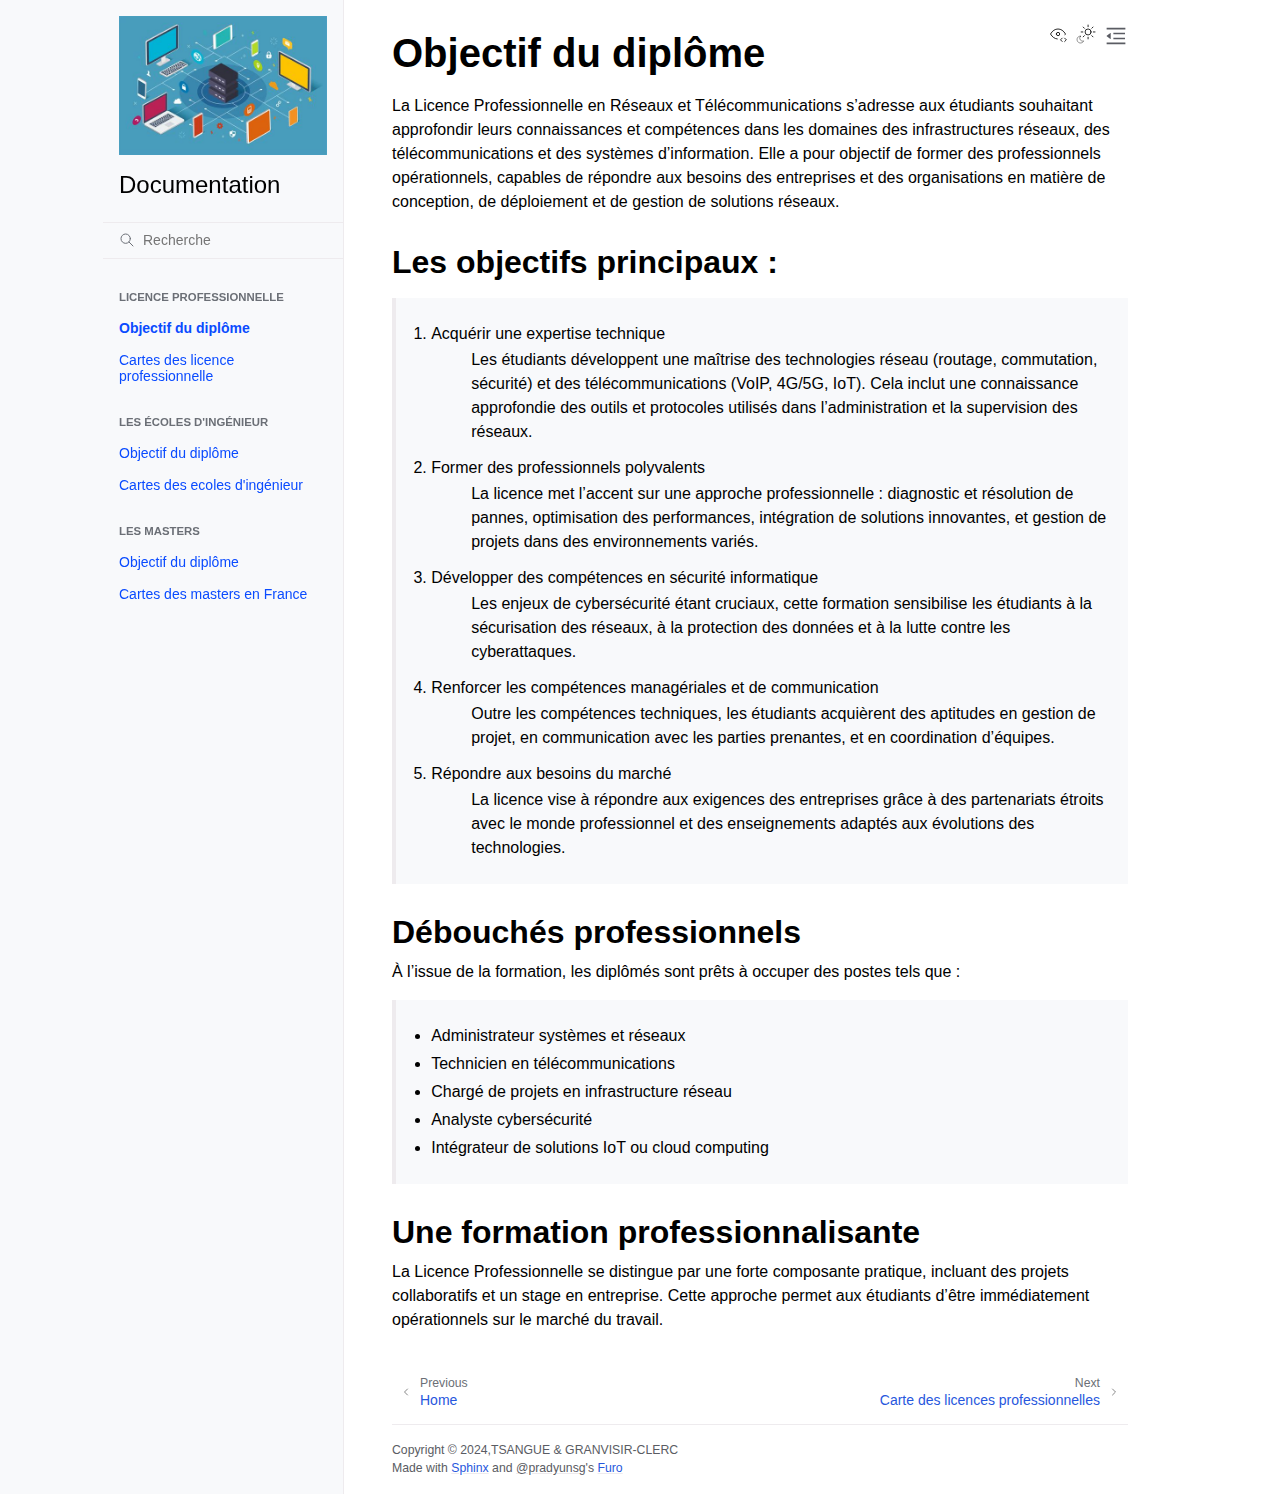
<file: docs/document/lp.html>
<!doctype html>
<html class="no-js" lang="fr" data-content_root="../">
  <head><meta charset="utf-8"/>
    <meta name="viewport" content="width=device-width,initial-scale=1"/>
    <meta name="color-scheme" content="light dark"><meta name="viewport" content="width=device-width, initial-scale=1" />
<link rel="index" title="Index" href="../genindex.html" /><link rel="search" title="Recherche" href="../search.html" /><link rel="next" title="Carte des licences professionnelles" href="lp/index.html" /><link rel="prev" title="Bienvenue" href="../index.html" />

    <!-- Generated with Sphinx 8.1.3 and Furo 2024.08.06 -->
        <title>Objectif du diplôme - Documentation</title>
      <link rel="stylesheet" type="text/css" href="../_static/pygments.css?v=a746c00c" />
    <link rel="stylesheet" type="text/css" href="../_static/styles/furo.css?v=354aac6f" />
    <link rel="stylesheet" type="text/css" href="../_static/design-style.1e8bd061cd6da7fc9cf755528e8ffc24.min.css?v=0a3b3ea7" />
    <link rel="stylesheet" type="text/css" href="../_static/styles/furo-extensions.css?v=302659d7" />
    
    


<style>
  body {
    --color-code-background: #f8f8f8;
  --color-code-foreground: black;
  
  }
  @media not print {
    body[data-theme="dark"] {
      --color-code-background: #202020;
  --color-code-foreground: #d0d0d0;
  
    }
    @media (prefers-color-scheme: dark) {
      body:not([data-theme="light"]) {
        --color-code-background: #202020;
  --color-code-foreground: #d0d0d0;
  
      }
    }
  }
</style></head>
  <body>
    
    <script>
      document.body.dataset.theme = localStorage.getItem("theme") || "auto";
    </script>
    

<svg xmlns="http://www.w3.org/2000/svg" style="display: none;">
  <symbol id="svg-toc" viewBox="0 0 24 24">
    <title>Contents</title>
    <svg stroke="currentColor" fill="currentColor" stroke-width="0" viewBox="0 0 1024 1024">
      <path d="M408 442h480c4.4 0 8-3.6 8-8v-56c0-4.4-3.6-8-8-8H408c-4.4 0-8 3.6-8 8v56c0 4.4 3.6 8 8 8zm-8 204c0 4.4 3.6 8 8 8h480c4.4 0 8-3.6 8-8v-56c0-4.4-3.6-8-8-8H408c-4.4 0-8 3.6-8 8v56zm504-486H120c-4.4 0-8 3.6-8 8v56c0 4.4 3.6 8 8 8h784c4.4 0 8-3.6 8-8v-56c0-4.4-3.6-8-8-8zm0 632H120c-4.4 0-8 3.6-8 8v56c0 4.4 3.6 8 8 8h784c4.4 0 8-3.6 8-8v-56c0-4.4-3.6-8-8-8zM115.4 518.9L271.7 642c5.8 4.6 14.4.5 14.4-6.9V388.9c0-7.4-8.5-11.5-14.4-6.9L115.4 505.1a8.74 8.74 0 0 0 0 13.8z"/>
    </svg>
  </symbol>
  <symbol id="svg-menu" viewBox="0 0 24 24">
    <title>Menu</title>
    <svg xmlns="http://www.w3.org/2000/svg" viewBox="0 0 24 24" fill="none" stroke="currentColor"
      stroke-width="2" stroke-linecap="round" stroke-linejoin="round" class="feather-menu">
      <line x1="3" y1="12" x2="21" y2="12"></line>
      <line x1="3" y1="6" x2="21" y2="6"></line>
      <line x1="3" y1="18" x2="21" y2="18"></line>
    </svg>
  </symbol>
  <symbol id="svg-arrow-right" viewBox="0 0 24 24">
    <title>Expand</title>
    <svg xmlns="http://www.w3.org/2000/svg" viewBox="0 0 24 24" fill="none" stroke="currentColor"
      stroke-width="2" stroke-linecap="round" stroke-linejoin="round" class="feather-chevron-right">
      <polyline points="9 18 15 12 9 6"></polyline>
    </svg>
  </symbol>
  <symbol id="svg-sun" viewBox="0 0 24 24">
    <title>Light mode</title>
    <svg xmlns="http://www.w3.org/2000/svg" viewBox="0 0 24 24" fill="none" stroke="currentColor"
      stroke-width="1" stroke-linecap="round" stroke-linejoin="round" class="feather-sun">
      <circle cx="12" cy="12" r="5"></circle>
      <line x1="12" y1="1" x2="12" y2="3"></line>
      <line x1="12" y1="21" x2="12" y2="23"></line>
      <line x1="4.22" y1="4.22" x2="5.64" y2="5.64"></line>
      <line x1="18.36" y1="18.36" x2="19.78" y2="19.78"></line>
      <line x1="1" y1="12" x2="3" y2="12"></line>
      <line x1="21" y1="12" x2="23" y2="12"></line>
      <line x1="4.22" y1="19.78" x2="5.64" y2="18.36"></line>
      <line x1="18.36" y1="5.64" x2="19.78" y2="4.22"></line>
    </svg>
  </symbol>
  <symbol id="svg-moon" viewBox="0 0 24 24">
    <title>Dark mode</title>
    <svg xmlns="http://www.w3.org/2000/svg" viewBox="0 0 24 24" fill="none" stroke="currentColor"
      stroke-width="1" stroke-linecap="round" stroke-linejoin="round" class="icon-tabler-moon">
      <path stroke="none" d="M0 0h24v24H0z" fill="none" />
      <path d="M12 3c.132 0 .263 0 .393 0a7.5 7.5 0 0 0 7.92 12.446a9 9 0 1 1 -8.313 -12.454z" />
    </svg>
  </symbol>
  <symbol id="svg-sun-with-moon" viewBox="0 0 24 24">
    <title>Auto light/dark, in light mode</title>
    <svg xmlns="http://www.w3.org/2000/svg" viewBox="0 0 24 24" fill="none" stroke="currentColor"
      stroke-width="1" stroke-linecap="round" stroke-linejoin="round"
      class="icon-custom-derived-from-feather-sun-and-tabler-moon">
      <path style="opacity: 50%" d="M 5.411 14.504 C 5.471 14.504 5.532 14.504 5.591 14.504 C 3.639 16.319 4.383 19.569 6.931 20.352 C 7.693 20.586 8.512 20.551 9.25 20.252 C 8.023 23.207 4.056 23.725 2.11 21.184 C 0.166 18.642 1.702 14.949 4.874 14.536 C 5.051 14.512 5.231 14.5 5.411 14.5 L 5.411 14.504 Z"/>
      <line x1="14.5" y1="3.25" x2="14.5" y2="1.25"/>
      <line x1="14.5" y1="15.85" x2="14.5" y2="17.85"/>
      <line x1="10.044" y1="5.094" x2="8.63" y2="3.68"/>
      <line x1="19" y1="14.05" x2="20.414" y2="15.464"/>
      <line x1="8.2" y1="9.55" x2="6.2" y2="9.55"/>
      <line x1="20.8" y1="9.55" x2="22.8" y2="9.55"/>
      <line x1="10.044" y1="14.006" x2="8.63" y2="15.42"/>
      <line x1="19" y1="5.05" x2="20.414" y2="3.636"/>
      <circle cx="14.5" cy="9.55" r="3.6"/>
    </svg>
  </symbol>
  <symbol id="svg-moon-with-sun" viewBox="0 0 24 24">
    <title>Auto light/dark, in dark mode</title>
    <svg xmlns="http://www.w3.org/2000/svg" viewBox="0 0 24 24" fill="none" stroke="currentColor"
      stroke-width="1" stroke-linecap="round" stroke-linejoin="round"
      class="icon-custom-derived-from-feather-sun-and-tabler-moon">
      <path d="M 8.282 7.007 C 8.385 7.007 8.494 7.007 8.595 7.007 C 5.18 10.184 6.481 15.869 10.942 17.24 C 12.275 17.648 13.706 17.589 15 17.066 C 12.851 22.236 5.91 23.143 2.505 18.696 C -0.897 14.249 1.791 7.786 7.342 7.063 C 7.652 7.021 7.965 7 8.282 7 L 8.282 7.007 Z"/>
      <line style="opacity: 50%" x1="18" y1="3.705" x2="18" y2="2.5"/>
      <line style="opacity: 50%" x1="18" y1="11.295" x2="18" y2="12.5"/>
      <line style="opacity: 50%" x1="15.316" y1="4.816" x2="14.464" y2="3.964"/>
      <line style="opacity: 50%" x1="20.711" y1="10.212" x2="21.563" y2="11.063"/>
      <line style="opacity: 50%" x1="14.205" y1="7.5" x2="13.001" y2="7.5"/>
      <line style="opacity: 50%" x1="21.795" y1="7.5" x2="23" y2="7.5"/>
      <line style="opacity: 50%" x1="15.316" y1="10.184" x2="14.464" y2="11.036"/>
      <line style="opacity: 50%" x1="20.711" y1="4.789" x2="21.563" y2="3.937"/>
      <circle style="opacity: 50%" cx="18" cy="7.5" r="2.169"/>
    </svg>
  </symbol>
  <symbol id="svg-pencil" viewBox="0 0 24 24">
    <svg xmlns="http://www.w3.org/2000/svg" viewBox="0 0 24 24" fill="none" stroke="currentColor"
      stroke-width="1" stroke-linecap="round" stroke-linejoin="round" class="icon-tabler-pencil-code">
      <path d="M4 20h4l10.5 -10.5a2.828 2.828 0 1 0 -4 -4l-10.5 10.5v4" />
      <path d="M13.5 6.5l4 4" />
      <path d="M20 21l2 -2l-2 -2" />
      <path d="M17 17l-2 2l2 2" />
    </svg>
  </symbol>
  <symbol id="svg-eye" viewBox="0 0 24 24">
    <svg xmlns="http://www.w3.org/2000/svg" viewBox="0 0 24 24" fill="none" stroke="currentColor"
      stroke-width="1" stroke-linecap="round" stroke-linejoin="round" class="icon-tabler-eye-code">
      <path stroke="none" d="M0 0h24v24H0z" fill="none" />
      <path d="M10 12a2 2 0 1 0 4 0a2 2 0 0 0 -4 0" />
      <path
        d="M11.11 17.958c-3.209 -.307 -5.91 -2.293 -8.11 -5.958c2.4 -4 5.4 -6 9 -6c3.6 0 6.6 2 9 6c-.21 .352 -.427 .688 -.647 1.008" />
      <path d="M20 21l2 -2l-2 -2" />
      <path d="M17 17l-2 2l2 2" />
    </svg>
  </symbol>
</svg>

<input type="checkbox" class="sidebar-toggle" name="__navigation" id="__navigation">
<input type="checkbox" class="sidebar-toggle" name="__toc" id="__toc">
<label class="overlay sidebar-overlay" for="__navigation">
  <div class="visually-hidden">Hide navigation sidebar</div>
</label>
<label class="overlay toc-overlay" for="__toc">
  <div class="visually-hidden">Hide table of contents sidebar</div>
</label>

<a class="skip-to-content muted-link" href="#furo-main-content">Skip to content</a>



<div class="page">
  <header class="mobile-header">
    <div class="header-left">
      <label class="nav-overlay-icon" for="__navigation">
        <div class="visually-hidden">Toggle site navigation sidebar</div>
        <i class="icon"><svg><use href="#svg-menu"></use></svg></i>
      </label>
    </div>
    <div class="header-center">
      <a href="../index.html"><div class="brand">Documentation  </div></a>
    </div>
    <div class="header-right">
      <div class="theme-toggle-container theme-toggle-header">
        <button class="theme-toggle">
          <div class="visually-hidden">Toggle Light / Dark / Auto color theme</div>
          <svg class="theme-icon-when-auto-light"><use href="#svg-sun-with-moon"></use></svg>
          <svg class="theme-icon-when-auto-dark"><use href="#svg-moon-with-sun"></use></svg>
          <svg class="theme-icon-when-dark"><use href="#svg-moon"></use></svg>
          <svg class="theme-icon-when-light"><use href="#svg-sun"></use></svg>
        </button>
      </div>
      <label class="toc-overlay-icon toc-header-icon" for="__toc">
        <div class="visually-hidden">Toggle table of contents sidebar</div>
        <i class="icon"><svg><use href="#svg-toc"></use></svg></i>
      </label>
    </div>
  </header>
  <aside class="sidebar-drawer">
    <div class="sidebar-container">
      
      <div class="sidebar-sticky"><a class="sidebar-brand" href="../index.html">
  
  <div class="sidebar-logo-container">
    <img class="sidebar-logo" src="../_static/logo_ppp.jpg" alt="Logo"/>
  </div>
  
  <span class="sidebar-brand-text">Documentation  </span>
  
</a><form class="sidebar-search-container" method="get" action="../search.html" role="search">
  <input class="sidebar-search" placeholder="Recherche" name="q" aria-label="Recherche">
  <input type="hidden" name="check_keywords" value="yes">
  <input type="hidden" name="area" value="default">
</form>
<div id="searchbox"></div><div class="sidebar-scroll"><div class="sidebar-tree">
  <p class="caption" role="heading"><span class="caption-text">LICENCE PROFESSIONNELLE</span></p>
<ul class="current">
<li class="toctree-l1 current current-page"><a class="current reference internal" href="#">Objectif du diplôme</a></li>
<li class="toctree-l1"><a class="reference internal" href="lp/index.html">Cartes des licence professionnelle</a></li>
</ul>
<p class="caption" role="heading"><span class="caption-text">LES ÉCOLES D'INGÉNIEUR</span></p>
<ul>
<li class="toctree-l1"><a class="reference internal" href="ecole_ding.html">Objectif du diplôme</a></li>
<li class="toctree-l1"><a class="reference internal" href="ecole_ding/index.html">Cartes des ecoles d'ingénieur</a></li>
</ul>
<p class="caption" role="heading"><span class="caption-text">LES MASTERS</span></p>
<ul>
<li class="toctree-l1"><a class="reference internal" href="master.html">Objectif du diplôme</a></li>
<li class="toctree-l1"><a class="reference internal" href="masters/index.html">Cartes des masters en France</a></li>
</ul>

</div>
</div>

      </div>
      
    </div>
  </aside>
  <div class="main">
    <div class="content">
      <div class="article-container">
        <a href="#" class="back-to-top muted-link">
          <svg xmlns="http://www.w3.org/2000/svg" viewBox="0 0 24 24">
            <path d="M13 20h-2V8l-5.5 5.5-1.42-1.42L12 4.16l7.92 7.92-1.42 1.42L13 8v12z"></path>
          </svg>
          <span>Back to top</span>
        </a>
        <div class="content-icon-container">
          <div class="view-this-page">
  <a class="muted-link" href="../_sources/document/lp.rst.txt" title="View this page">
    <svg><use href="#svg-eye"></use></svg>
    <span class="visually-hidden">View this page</span>
  </a>
</div>
<div class="theme-toggle-container theme-toggle-content">
            <button class="theme-toggle">
              <div class="visually-hidden">Toggle Light / Dark / Auto color theme</div>
              <svg class="theme-icon-when-auto-light"><use href="#svg-sun-with-moon"></use></svg>
              <svg class="theme-icon-when-auto-dark"><use href="#svg-moon-with-sun"></use></svg>
              <svg class="theme-icon-when-dark"><use href="#svg-moon"></use></svg>
              <svg class="theme-icon-when-light"><use href="#svg-sun"></use></svg>
            </button>
          </div>
          <label class="toc-overlay-icon toc-content-icon" for="__toc">
            <div class="visually-hidden">Toggle table of contents sidebar</div>
            <i class="icon"><svg><use href="#svg-toc"></use></svg></i>
          </label>
        </div>
        <article role="main" id="furo-main-content">
          <section id="objectif-du-diplome">
<h1>Objectif du diplôme<a class="headerlink" href="#objectif-du-diplome" title="Lien vers cette rubrique">¶</a></h1>
<p>La Licence Professionnelle en Réseaux et Télécommunications s’adresse aux étudiants souhaitant approfondir leurs connaissances et compétences dans les domaines des infrastructures réseaux, des télécommunications et des systèmes d’information. Elle a pour objectif de former des professionnels opérationnels, capables de répondre aux besoins des entreprises et des organisations en matière de conception, de déploiement et de gestion de solutions réseaux.</p>
<section id="les-objectifs-principaux">
<h2>Les objectifs principaux :<a class="headerlink" href="#les-objectifs-principaux" title="Lien vers cette rubrique">¶</a></h2>
<blockquote>
<div><ol class="arabic simple">
<li><dl class="simple">
<dt>Acquérir une expertise technique</dt><dd><p>Les étudiants développent une maîtrise des technologies réseau (routage, commutation, sécurité) et des télécommunications (VoIP, 4G/5G, IoT). Cela inclut une connaissance approfondie des outils et protocoles utilisés dans l’administration et la supervision des réseaux.</p>
</dd>
</dl>
</li>
<li><dl class="simple">
<dt>Former des professionnels polyvalents</dt><dd><p>La licence met l’accent sur une approche professionnelle : diagnostic et résolution de pannes, optimisation des performances, intégration de solutions innovantes, et gestion de projets dans des environnements variés.</p>
</dd>
</dl>
</li>
<li><dl class="simple">
<dt>Développer des compétences en sécurité informatique</dt><dd><p>Les enjeux de cybersécurité étant cruciaux, cette formation sensibilise les étudiants à la sécurisation des réseaux, à la protection des données et à la lutte contre les cyberattaques.</p>
</dd>
</dl>
</li>
<li><dl class="simple">
<dt>Renforcer les compétences managériales et de communication</dt><dd><p>Outre les compétences techniques, les étudiants acquièrent des aptitudes en gestion de projet, en communication avec les parties prenantes, et en coordination d’équipes.</p>
</dd>
</dl>
</li>
<li><dl class="simple">
<dt>Répondre aux besoins du marché</dt><dd><p>La licence vise à répondre aux exigences des entreprises grâce à des partenariats étroits avec le monde professionnel et des enseignements adaptés aux évolutions des technologies.</p>
</dd>
</dl>
</li>
</ol>
</div></blockquote>
</section>
<section id="debouches-professionnels">
<h2>Débouchés professionnels<a class="headerlink" href="#debouches-professionnels" title="Lien vers cette rubrique">¶</a></h2>
<p>À l’issue de la formation, les diplômés sont prêts à occuper des postes tels que :</p>
<blockquote>
<div><ul class="simple">
<li><p>Administrateur systèmes et réseaux</p></li>
<li><p>Technicien en télécommunications</p></li>
<li><p>Chargé de projets en infrastructure réseau</p></li>
<li><p>Analyste cybersécurité</p></li>
<li><p>Intégrateur de solutions IoT ou cloud computing</p></li>
</ul>
</div></blockquote>
</section>
<section id="une-formation-professionnalisante">
<h2>Une formation professionnalisante<a class="headerlink" href="#une-formation-professionnalisante" title="Lien vers cette rubrique">¶</a></h2>
<p>La Licence Professionnelle se distingue par une forte composante pratique, incluant des projets collaboratifs et un stage en entreprise. Cette approche permet aux étudiants d’être immédiatement opérationnels sur le marché du travail.</p>
</section>
</section>

        </article>
      </div>
      <footer>
        
        <div class="related-pages">
          <a class="next-page" href="lp/index.html">
              <div class="page-info">
                <div class="context">
                  <span>Next</span>
                </div>
                <div class="title">Carte des licences professionnelles</div>
              </div>
              <svg class="furo-related-icon"><use href="#svg-arrow-right"></use></svg>
            </a>
          <a class="prev-page" href="../index.html">
              <svg class="furo-related-icon"><use href="#svg-arrow-right"></use></svg>
              <div class="page-info">
                <div class="context">
                  <span>Previous</span>
                </div>
                
                <div class="title">Home</div>
                
              </div>
            </a>
        </div>
        <div class="bottom-of-page">
          <div class="left-details">
            <div class="copyright">
                Copyright &#169; 2024,TSANGUE &amp;  GRANVISIR-CLERC
            </div>
            Made with <a href="https://www.sphinx-doc.org/">Sphinx</a> and <a class="muted-link" href="https://pradyunsg.me">@pradyunsg</a>'s
            
            <a href="https://github.com/pradyunsg/furo">Furo</a>
            
          </div>
          <div class="right-details">
            
          </div>
        </div>
        
      </footer>
    </div>
    <aside class="toc-drawer">
      
      
      <div class="toc-sticky toc-scroll">
        <div class="toc-title-container">
          <span class="toc-title">
            On this page
          </span>
        </div>
        <div class="toc-tree-container">
          <div class="toc-tree">
            <ul>
<li><a class="reference internal" href="#">Objectif du diplôme</a><ul>
<li><a class="reference internal" href="#les-objectifs-principaux">Les objectifs principaux :</a></li>
<li><a class="reference internal" href="#debouches-professionnels">Débouchés professionnels</a></li>
<li><a class="reference internal" href="#une-formation-professionnalisante">Une formation professionnalisante</a></li>
</ul>
</li>
</ul>

          </div>
        </div>
      </div>
      
      
    </aside>
  </div>
</div><script src="../_static/documentation_options.js?v=d1a510d7"></script>
    <script src="../_static/doctools.js?v=9bcbadda"></script>
    <script src="../_static/sphinx_highlight.js?v=dc90522c"></script>
    <script src="../_static/scripts/furo.js?v=5fa4622c"></script>
    <script src="../_static/translations.js?v=e6b791cb"></script>
    <script src="../_static/design-tabs.js?v=36754332"></script>
    </body>
</html>
</file>
<file: docs/_static/pygments.css>
.highlight pre { line-height: 125%; }
.highlight td.linenos .normal { color: inherit; background-color: transparent; padding-left: 5px; padding-right: 5px; }
.highlight span.linenos { color: inherit; background-color: transparent; padding-left: 5px; padding-right: 5px; }
.highlight td.linenos .special { color: #000000; background-color: #ffffc0; padding-left: 5px; padding-right: 5px; }
.highlight span.linenos.special { color: #000000; background-color: #ffffc0; padding-left: 5px; padding-right: 5px; }
.highlight .hll { background-color: #ffffcc }
.highlight { background: #f8f8f8; }
.highlight .c { color: #8f5902; font-style: italic } /* Comment */
.highlight .err { color: #a40000; border: 1px solid #ef2929 } /* Error */
.highlight .g { color: #000000 } /* Generic */
.highlight .k { color: #204a87; font-weight: bold } /* Keyword */
.highlight .l { color: #000000 } /* Literal */
.highlight .n { color: #000000 } /* Name */
.highlight .o { color: #ce5c00; font-weight: bold } /* Operator */
.highlight .x { color: #000000 } /* Other */
.highlight .p { color: #000000; font-weight: bold } /* Punctuation */
.highlight .ch { color: #8f5902; font-style: italic } /* Comment.Hashbang */
.highlight .cm { color: #8f5902; font-style: italic } /* Comment.Multiline */
.highlight .cp { color: #8f5902; font-style: italic } /* Comment.Preproc */
.highlight .cpf { color: #8f5902; font-style: italic } /* Comment.PreprocFile */
.highlight .c1 { color: #8f5902; font-style: italic } /* Comment.Single */
.highlight .cs { color: #8f5902; font-style: italic } /* Comment.Special */
.highlight .gd { color: #a40000 } /* Generic.Deleted */
.highlight .ge { color: #000000; font-style: italic } /* Generic.Emph */
.highlight .ges { color: #000000; font-weight: bold; font-style: italic } /* Generic.EmphStrong */
.highlight .gr { color: #ef2929 } /* Generic.Error */
.highlight .gh { color: #000080; font-weight: bold } /* Generic.Heading */
.highlight .gi { color: #00A000 } /* Generic.Inserted */
.highlight .go { color: #000000; font-style: italic } /* Generic.Output */
.highlight .gp { color: #8f5902 } /* Generic.Prompt */
.highlight .gs { color: #000000; font-weight: bold } /* Generic.Strong */
.highlight .gu { color: #800080; font-weight: bold } /* Generic.Subheading */
.highlight .gt { color: #a40000; font-weight: bold } /* Generic.Traceback */
.highlight .kc { color: #204a87; font-weight: bold } /* Keyword.Constant */
.highlight .kd { color: #204a87; font-weight: bold } /* Keyword.Declaration */
.highlight .kn { color: #204a87; font-weight: bold } /* Keyword.Namespace */
.highlight .kp { color: #204a87; font-weight: bold } /* Keyword.Pseudo */
.highlight .kr { color: #204a87; font-weight: bold } /* Keyword.Reserved */
.highlight .kt { color: #204a87; font-weight: bold } /* Keyword.Type */
.highlight .ld { color: #000000 } /* Literal.Date */
.highlight .m { color: #0000cf; font-weight: bold } /* Literal.Number */
.highlight .s { color: #4e9a06 } /* Literal.String */
.highlight .na { color: #c4a000 } /* Name.Attribute */
.highlight .nb { color: #204a87 } /* Name.Builtin */
.highlight .nc { color: #000000 } /* Name.Class */
.highlight .no { color: #000000 } /* Name.Constant */
.highlight .nd { color: #5c35cc; font-weight: bold } /* Name.Decorator */
.highlight .ni { color: #ce5c00 } /* Name.Entity */
.highlight .ne { color: #cc0000; font-weight: bold } /* Name.Exception */
.highlight .nf { color: #000000 } /* Name.Function */
.highlight .nl { color: #f57900 } /* Name.Label */
.highlight .nn { color: #000000 } /* Name.Namespace */
.highlight .nx { color: #000000 } /* Name.Other */
.highlight .py { color: #000000 } /* Name.Property */
.highlight .nt { color: #204a87; font-weight: bold } /* Name.Tag */
.highlight .nv { color: #000000 } /* Name.Variable */
.highlight .ow { color: #204a87; font-weight: bold } /* Operator.Word */
.highlight .pm { color: #000000; font-weight: bold } /* Punctuation.Marker */
.highlight .w { color: #f8f8f8 } /* Text.Whitespace */
.highlight .mb { color: #0000cf; font-weight: bold } /* Literal.Number.Bin */
.highlight .mf { color: #0000cf; font-weight: bold } /* Literal.Number.Float */
.highlight .mh { color: #0000cf; font-weight: bold } /* Literal.Number.Hex */
.highlight .mi { color: #0000cf; font-weight: bold } /* Literal.Number.Integer */
.highlight .mo { color: #0000cf; font-weight: bold } /* Literal.Number.Oct */
.highlight .sa { color: #4e9a06 } /* Literal.String.Affix */
.highlight .sb { color: #4e9a06 } /* Literal.String.Backtick */
.highlight .sc { color: #4e9a06 } /* Literal.String.Char */
.highlight .dl { color: #4e9a06 } /* Literal.String.Delimiter */
.highlight .sd { color: #8f5902; font-style: italic } /* Literal.String.Doc */
.highlight .s2 { color: #4e9a06 } /* Literal.String.Double */
.highlight .se { color: #4e9a06 } /* Literal.String.Escape */
.highlight .sh { color: #4e9a06 } /* Literal.String.Heredoc */
.highlight .si { color: #4e9a06 } /* Literal.String.Interpol */
.highlight .sx { color: #4e9a06 } /* Literal.String.Other */
.highlight .sr { color: #4e9a06 } /* Literal.String.Regex */
.highlight .s1 { color: #4e9a06 } /* Literal.String.Single */
.highlight .ss { color: #4e9a06 } /* Literal.String.Symbol */
.highlight .bp { color: #3465a4 } /* Name.Builtin.Pseudo */
.highlight .fm { color: #000000 } /* Name.Function.Magic */
.highlight .vc { color: #000000 } /* Name.Variable.Class */
.highlight .vg { color: #000000 } /* Name.Variable.Global */
.highlight .vi { color: #000000 } /* Name.Variable.Instance */
.highlight .vm { color: #000000 } /* Name.Variable.Magic */
.highlight .il { color: #0000cf; font-weight: bold } /* Literal.Number.Integer.Long */
@media not print {
body[data-theme="dark"] .highlight pre { line-height: 125%; }
body[data-theme="dark"] .highlight td.linenos .normal { color: #aaaaaa; background-color: transparent; padding-left: 5px; padding-right: 5px; }
body[data-theme="dark"] .highlight span.linenos { color: #aaaaaa; background-color: transparent; padding-left: 5px; padding-right: 5px; }
body[data-theme="dark"] .highlight td.linenos .special { color: #000000; background-color: #ffffc0; padding-left: 5px; padding-right: 5px; }
body[data-theme="dark"] .highlight span.linenos.special { color: #000000; background-color: #ffffc0; padding-left: 5px; padding-right: 5px; }
body[data-theme="dark"] .highlight .hll { background-color: #404040 }
body[data-theme="dark"] .highlight { background: #202020; color: #d0d0d0 }
body[data-theme="dark"] .highlight .c { color: #ababab; font-style: italic } /* Comment */
body[data-theme="dark"] .highlight .err { color: #a61717; background-color: #e3d2d2 } /* Error */
body[data-theme="dark"] .highlight .esc { color: #d0d0d0 } /* Escape */
body[data-theme="dark"] .highlight .g { color: #d0d0d0 } /* Generic */
body[data-theme="dark"] .highlight .k { color: #6ebf26; font-weight: bold } /* Keyword */
body[data-theme="dark"] .highlight .l { color: #d0d0d0 } /* Literal */
body[data-theme="dark"] .highlight .n { color: #d0d0d0 } /* Name */
body[data-theme="dark"] .highlight .o { color: #d0d0d0 } /* Operator */
body[data-theme="dark"] .highlight .x { color: #d0d0d0 } /* Other */
body[data-theme="dark"] .highlight .p { color: #d0d0d0 } /* Punctuation */
body[data-theme="dark"] .highlight .ch { color: #ababab; font-style: italic } /* Comment.Hashbang */
body[data-theme="dark"] .highlight .cm { color: #ababab; font-style: italic } /* Comment.Multiline */
body[data-theme="dark"] .highlight .cp { color: #ff3a3a; font-weight: bold } /* Comment.Preproc */
body[data-theme="dark"] .highlight .cpf { color: #ababab; font-style: italic } /* Comment.PreprocFile */
body[data-theme="dark"] .highlight .c1 { color: #ababab; font-style: italic } /* Comment.Single */
body[data-theme="dark"] .highlight .cs { color: #e50808; font-weight: bold; background-color: #520000 } /* Comment.Special */
body[data-theme="dark"] .highlight .gd { color: #ff3a3a } /* Generic.Deleted */
body[data-theme="dark"] .highlight .ge { color: #d0d0d0; font-style: italic } /* Generic.Emph */
body[data-theme="dark"] .highlight .ges { color: #d0d0d0; font-weight: bold; font-style: italic } /* Generic.EmphStrong */
body[data-theme="dark"] .highlight .gr { color: #ff3a3a } /* Generic.Error */
body[data-theme="dark"] .highlight .gh { color: #ffffff; font-weight: bold } /* Generic.Heading */
body[data-theme="dark"] .highlight .gi { color: #589819 } /* Generic.Inserted */
body[data-theme="dark"] .highlight .go { color: #cccccc } /* Generic.Output */
body[data-theme="dark"] .highlight .gp { color: #aaaaaa } /* Generic.Prompt */
body[data-theme="dark"] .highlight .gs { color: #d0d0d0; font-weight: bold } /* Generic.Strong */
body[data-theme="dark"] .highlight .gu { color: #ffffff; text-decoration: underline } /* Generic.Subheading */
body[data-theme="dark"] .highlight .gt { color: #ff3a3a } /* Generic.Traceback */
body[data-theme="dark"] .highlight .kc { color: #6ebf26; font-weight: bold } /* Keyword.Constant */
body[data-theme="dark"] .highlight .kd { color: #6ebf26; font-weight: bold } /* Keyword.Declaration */
body[data-theme="dark"] .highlight .kn { color: #6ebf26; font-weight: bold } /* Keyword.Namespace */
body[data-theme="dark"] .highlight .kp { color: #6ebf26 } /* Keyword.Pseudo */
body[data-theme="dark"] .highlight .kr { color: #6ebf26; font-weight: bold } /* Keyword.Reserved */
body[data-theme="dark"] .highlight .kt { color: #6ebf26; font-weight: bold } /* Keyword.Type */
body[data-theme="dark"] .highlight .ld { color: #d0d0d0 } /* Literal.Date */
body[data-theme="dark"] .highlight .m { color: #51b2fd } /* Literal.Number */
body[data-theme="dark"] .highlight .s { color: #ed9d13 } /* Literal.String */
body[data-theme="dark"] .highlight .na { color: #bbbbbb } /* Name.Attribute */
body[data-theme="dark"] .highlight .nb { color: #2fbccd } /* Name.Builtin */
body[data-theme="dark"] .highlight .nc { color: #71adff; text-decoration: underline } /* Name.Class */
body[data-theme="dark"] .highlight .no { color: #40ffff } /* Name.Constant */
body[data-theme="dark"] .highlight .nd { color: #ffa500 } /* Name.Decorator */
body[data-theme="dark"] .highlight .ni { color: #d0d0d0 } /* Name.Entity */
body[data-theme="dark"] .highlight .ne { color: #bbbbbb } /* Name.Exception */
body[data-theme="dark"] .highlight .nf { color: #71adff } /* Name.Function */
body[data-theme="dark"] .highlight .nl { color: #d0d0d0 } /* Name.Label */
body[data-theme="dark"] .highlight .nn { color: #71adff; text-decoration: underline } /* Name.Namespace */
body[data-theme="dark"] .highlight .nx { color: #d0d0d0 } /* Name.Other */
body[data-theme="dark"] .highlight .py { color: #d0d0d0 } /* Name.Property */
body[data-theme="dark"] .highlight .nt { color: #6ebf26; font-weight: bold } /* Name.Tag */
body[data-theme="dark"] .highlight .nv { color: #40ffff } /* Name.Variable */
body[data-theme="dark"] .highlight .ow { color: #6ebf26; font-weight: bold } /* Operator.Word */
body[data-theme="dark"] .highlight .pm { color: #d0d0d0 } /* Punctuation.Marker */
body[data-theme="dark"] .highlight .w { color: #666666 } /* Text.Whitespace */
body[data-theme="dark"] .highlight .mb { color: #51b2fd } /* Literal.Number.Bin */
body[data-theme="dark"] .highlight .mf { color: #51b2fd } /* Literal.Number.Float */
body[data-theme="dark"] .highlight .mh { color: #51b2fd } /* Literal.Number.Hex */
body[data-theme="dark"] .highlight .mi { color: #51b2fd } /* Literal.Number.Integer */
body[data-theme="dark"] .highlight .mo { color: #51b2fd } /* Literal.Number.Oct */
body[data-theme="dark"] .highlight .sa { color: #ed9d13 } /* Literal.String.Affix */
body[data-theme="dark"] .highlight .sb { color: #ed9d13 } /* Literal.String.Backtick */
body[data-theme="dark"] .highlight .sc { color: #ed9d13 } /* Literal.String.Char */
body[data-theme="dark"] .highlight .dl { color: #ed9d13 } /* Literal.String.Delimiter */
body[data-theme="dark"] .highlight .sd { color: #ed9d13 } /* Literal.String.Doc */
body[data-theme="dark"] .highlight .s2 { color: #ed9d13 } /* Literal.String.Double */
body[data-theme="dark"] .highlight .se { color: #ed9d13 } /* Literal.String.Escape */
body[data-theme="dark"] .highlight .sh { color: #ed9d13 } /* Literal.String.Heredoc */
body[data-theme="dark"] .highlight .si { color: #ed9d13 } /* Literal.String.Interpol */
body[data-theme="dark"] .highlight .sx { color: #ffa500 } /* Literal.String.Other */
body[data-theme="dark"] .highlight .sr { color: #ed9d13 } /* Literal.String.Regex */
body[data-theme="dark"] .highlight .s1 { color: #ed9d13 } /* Literal.String.Single */
body[data-theme="dark"] .highlight .ss { color: #ed9d13 } /* Literal.String.Symbol */
body[data-theme="dark"] .highlight .bp { color: #2fbccd } /* Name.Builtin.Pseudo */
body[data-theme="dark"] .highlight .fm { color: #71adff } /* Name.Function.Magic */
body[data-theme="dark"] .highlight .vc { color: #40ffff } /* Name.Variable.Class */
body[data-theme="dark"] .highlight .vg { color: #40ffff } /* Name.Variable.Global */
body[data-theme="dark"] .highlight .vi { color: #40ffff } /* Name.Variable.Instance */
body[data-theme="dark"] .highlight .vm { color: #40ffff } /* Name.Variable.Magic */
body[data-theme="dark"] .highlight .il { color: #51b2fd } /* Literal.Number.Integer.Long */
@media (prefers-color-scheme: dark) {
body:not([data-theme="light"]) .highlight pre { line-height: 125%; }
body:not([data-theme="light"]) .highlight td.linenos .normal { color: #aaaaaa; background-color: transparent; padding-left: 5px; padding-right: 5px; }
body:not([data-theme="light"]) .highlight span.linenos { color: #aaaaaa; background-color: transparent; padding-left: 5px; padding-right: 5px; }
body:not([data-theme="light"]) .highlight td.linenos .special { color: #000000; background-color: #ffffc0; padding-left: 5px; padding-right: 5px; }
body:not([data-theme="light"]) .highlight span.linenos.special { color: #000000; background-color: #ffffc0; padding-left: 5px; padding-right: 5px; }
body:not([data-theme="light"]) .highlight .hll { background-color: #404040 }
body:not([data-theme="light"]) .highlight { background: #202020; color: #d0d0d0 }
body:not([data-theme="light"]) .highlight .c { color: #ababab; font-style: italic } /* Comment */
body:not([data-theme="light"]) .highlight .err { color: #a61717; background-color: #e3d2d2 } /* Error */
body:not([data-theme="light"]) .highlight .esc { color: #d0d0d0 } /* Escape */
body:not([data-theme="light"]) .highlight .g { color: #d0d0d0 } /* Generic */
body:not([data-theme="light"]) .highlight .k { color: #6ebf26; font-weight: bold } /* Keyword */
body:not([data-theme="light"]) .highlight .l { color: #d0d0d0 } /* Literal */
body:not([data-theme="light"]) .highlight .n { color: #d0d0d0 } /* Name */
body:not([data-theme="light"]) .highlight .o { color: #d0d0d0 } /* Operator */
body:not([data-theme="light"]) .highlight .x { color: #d0d0d0 } /* Other */
body:not([data-theme="light"]) .highlight .p { color: #d0d0d0 } /* Punctuation */
body:not([data-theme="light"]) .highlight .ch { color: #ababab; font-style: italic } /* Comment.Hashbang */
body:not([data-theme="light"]) .highlight .cm { color: #ababab; font-style: italic } /* Comment.Multiline */
body:not([data-theme="light"]) .highlight .cp { color: #ff3a3a; font-weight: bold } /* Comment.Preproc */
body:not([data-theme="light"]) .highlight .cpf { color: #ababab; font-style: italic } /* Comment.PreprocFile */
body:not([data-theme="light"]) .highlight .c1 { color: #ababab; font-style: italic } /* Comment.Single */
body:not([data-theme="light"]) .highlight .cs { color: #e50808; font-weight: bold; background-color: #520000 } /* Comment.Special */
body:not([data-theme="light"]) .highlight .gd { color: #ff3a3a } /* Generic.Deleted */
body:not([data-theme="light"]) .highlight .ge { color: #d0d0d0; font-style: italic } /* Generic.Emph */
body:not([data-theme="light"]) .highlight .ges { color: #d0d0d0; font-weight: bold; font-style: italic } /* Generic.EmphStrong */
body:not([data-theme="light"]) .highlight .gr { color: #ff3a3a } /* Generic.Error */
body:not([data-theme="light"]) .highlight .gh { color: #ffffff; font-weight: bold } /* Generic.Heading */
body:not([data-theme="light"]) .highlight .gi { color: #589819 } /* Generic.Inserted */
body:not([data-theme="light"]) .highlight .go { color: #cccccc } /* Generic.Output */
body:not([data-theme="light"]) .highlight .gp { color: #aaaaaa } /* Generic.Prompt */
body:not([data-theme="light"]) .highlight .gs { color: #d0d0d0; font-weight: bold } /* Generic.Strong */
body:not([data-theme="light"]) .highlight .gu { color: #ffffff; text-decoration: underline } /* Generic.Subheading */
body:not([data-theme="light"]) .highlight .gt { color: #ff3a3a } /* Generic.Traceback */
body:not([data-theme="light"]) .highlight .kc { color: #6ebf26; font-weight: bold } /* Keyword.Constant */
body:not([data-theme="light"]) .highlight .kd { color: #6ebf26; font-weight: bold } /* Keyword.Declaration */
body:not([data-theme="light"]) .highlight .kn { color: #6ebf26; font-weight: bold } /* Keyword.Namespace */
body:not([data-theme="light"]) .highlight .kp { color: #6ebf26 } /* Keyword.Pseudo */
body:not([data-theme="light"]) .highlight .kr { color: #6ebf26; font-weight: bold } /* Keyword.Reserved */
body:not([data-theme="light"]) .highlight .kt { color: #6ebf26; font-weight: bold } /* Keyword.Type */
body:not([data-theme="light"]) .highlight .ld { color: #d0d0d0 } /* Literal.Date */
body:not([data-theme="light"]) .highlight .m { color: #51b2fd } /* Literal.Number */
body:not([data-theme="light"]) .highlight .s { color: #ed9d13 } /* Literal.String */
body:not([data-theme="light"]) .highlight .na { color: #bbbbbb } /* Name.Attribute */
body:not([data-theme="light"]) .highlight .nb { color: #2fbccd } /* Name.Builtin */
body:not([data-theme="light"]) .highlight .nc { color: #71adff; text-decoration: underline } /* Name.Class */
body:not([data-theme="light"]) .highlight .no { color: #40ffff } /* Name.Constant */
body:not([data-theme="light"]) .highlight .nd { color: #ffa500 } /* Name.Decorator */
body:not([data-theme="light"]) .highlight .ni { color: #d0d0d0 } /* Name.Entity */
body:not([data-theme="light"]) .highlight .ne { color: #bbbbbb } /* Name.Exception */
body:not([data-theme="light"]) .highlight .nf { color: #71adff } /* Name.Function */
body:not([data-theme="light"]) .highlight .nl { color: #d0d0d0 } /* Name.Label */
body:not([data-theme="light"]) .highlight .nn { color: #71adff; text-decoration: underline } /* Name.Namespace */
body:not([data-theme="light"]) .highlight .nx { color: #d0d0d0 } /* Name.Other */
body:not([data-theme="light"]) .highlight .py { color: #d0d0d0 } /* Name.Property */
body:not([data-theme="light"]) .highlight .nt { color: #6ebf26; font-weight: bold } /* Name.Tag */
body:not([data-theme="light"]) .highlight .nv { color: #40ffff } /* Name.Variable */
body:not([data-theme="light"]) .highlight .ow { color: #6ebf26; font-weight: bold } /* Operator.Word */
body:not([data-theme="light"]) .highlight .pm { color: #d0d0d0 } /* Punctuation.Marker */
body:not([data-theme="light"]) .highlight .w { color: #666666 } /* Text.Whitespace */
body:not([data-theme="light"]) .highlight .mb { color: #51b2fd } /* Literal.Number.Bin */
body:not([data-theme="light"]) .highlight .mf { color: #51b2fd } /* Literal.Number.Float */
body:not([data-theme="light"]) .highlight .mh { color: #51b2fd } /* Literal.Number.Hex */
body:not([data-theme="light"]) .highlight .mi { color: #51b2fd } /* Literal.Number.Integer */
body:not([data-theme="light"]) .highlight .mo { color: #51b2fd } /* Literal.Number.Oct */
body:not([data-theme="light"]) .highlight .sa { color: #ed9d13 } /* Literal.String.Affix */
body:not([data-theme="light"]) .highlight .sb { color: #ed9d13 } /* Literal.String.Backtick */
body:not([data-theme="light"]) .highlight .sc { color: #ed9d13 } /* Literal.String.Char */
body:not([data-theme="light"]) .highlight .dl { color: #ed9d13 } /* Literal.String.Delimiter */
body:not([data-theme="light"]) .highlight .sd { color: #ed9d13 } /* Literal.String.Doc */
body:not([data-theme="light"]) .highlight .s2 { color: #ed9d13 } /* Literal.String.Double */
body:not([data-theme="light"]) .highlight .se { color: #ed9d13 } /* Literal.String.Escape */
body:not([data-theme="light"]) .highlight .sh { color: #ed9d13 } /* Literal.String.Heredoc */
body:not([data-theme="light"]) .highlight .si { color: #ed9d13 } /* Literal.String.Interpol */
body:not([data-theme="light"]) .highlight .sx { color: #ffa500 } /* Literal.String.Other */
body:not([data-theme="light"]) .highlight .sr { color: #ed9d13 } /* Literal.String.Regex */
body:not([data-theme="light"]) .highlight .s1 { color: #ed9d13 } /* Literal.String.Single */
body:not([data-theme="light"]) .highlight .ss { color: #ed9d13 } /* Literal.String.Symbol */
body:not([data-theme="light"]) .highlight .bp { color: #2fbccd } /* Name.Builtin.Pseudo */
body:not([data-theme="light"]) .highlight .fm { color: #71adff } /* Name.Function.Magic */
body:not([data-theme="light"]) .highlight .vc { color: #40ffff } /* Name.Variable.Class */
body:not([data-theme="light"]) .highlight .vg { color: #40ffff } /* Name.Variable.Global */
body:not([data-theme="light"]) .highlight .vi { color: #40ffff } /* Name.Variable.Instance */
body:not([data-theme="light"]) .highlight .vm { color: #40ffff } /* Name.Variable.Magic */
body:not([data-theme="light"]) .highlight .il { color: #51b2fd } /* Literal.Number.Integer.Long */
}
}
</file>
<file: docs/_static/styles/furo-extensions.css>
#furo-sidebar-ad-placement{padding:var(--sidebar-item-spacing-vertical) var(--sidebar-item-spacing-horizontal)}#furo-sidebar-ad-placement .ethical-sidebar{background:var(--color-background-secondary);border:none;box-shadow:none}#furo-sidebar-ad-placement .ethical-sidebar:hover{background:var(--color-background-hover)}#furo-sidebar-ad-placement .ethical-sidebar a{color:var(--color-foreground-primary)}#furo-sidebar-ad-placement .ethical-callout a{color:var(--color-foreground-secondary)!important}#furo-readthedocs-versions{background:transparent;display:block;position:static;width:100%}#furo-readthedocs-versions .rst-versions{background:#1a1c1e}#furo-readthedocs-versions .rst-current-version{background:var(--color-sidebar-item-background);cursor:unset}#furo-readthedocs-versions .rst-current-version:hover{background:var(--color-sidebar-item-background)}#furo-readthedocs-versions .rst-current-version .fa-book{color:var(--color-foreground-primary)}#furo-readthedocs-versions>.rst-other-versions{padding:0}#furo-readthedocs-versions>.rst-other-versions small{opacity:1}#furo-readthedocs-versions .injected .rst-versions{position:unset}#furo-readthedocs-versions:focus-within,#furo-readthedocs-versions:hover{box-shadow:0 0 0 1px var(--color-sidebar-background-border)}#furo-readthedocs-versions:focus-within .rst-current-version,#furo-readthedocs-versions:hover .rst-current-version{background:#1a1c1e;font-size:inherit;height:auto;line-height:inherit;padding:12px;text-align:right}#furo-readthedocs-versions:focus-within .rst-current-version .fa-book,#furo-readthedocs-versions:hover .rst-current-version .fa-book{color:#fff;float:left}#furo-readthedocs-versions:focus-within .fa-caret-down,#furo-readthedocs-versions:hover .fa-caret-down{display:none}#furo-readthedocs-versions:focus-within .injected,#furo-readthedocs-versions:focus-within .rst-current-version,#furo-readthedocs-versions:focus-within .rst-other-versions,#furo-readthedocs-versions:hover .injected,#furo-readthedocs-versions:hover .rst-current-version,#furo-readthedocs-versions:hover .rst-other-versions{display:block}#furo-readthedocs-versions:focus-within>.rst-current-version,#furo-readthedocs-versions:hover>.rst-current-version{display:none}.highlight:hover button.copybtn{color:var(--color-code-foreground)}.highlight button.copybtn{align-items:center;background-color:var(--color-code-background);border:none;color:var(--color-background-item);cursor:pointer;height:1.25em;right:.5rem;top:.625rem;transition:color .3s,opacity .3s;width:1.25em}.highlight button.copybtn:hover{background-color:var(--color-code-background);color:var(--color-brand-content)}.highlight button.copybtn:after{background-color:transparent;color:var(--color-code-foreground);display:none}.highlight button.copybtn.success{color:#22863a;transition:color 0ms}.highlight button.copybtn.success:after{display:block}.highlight button.copybtn svg{padding:0}body{--sd-color-primary:var(--color-brand-primary);--sd-color-primary-highlight:var(--color-brand-content);--sd-color-primary-text:var(--color-background-primary);--sd-color-shadow:rgba(0,0,0,.05);--sd-color-card-border:var(--color-card-border);--sd-color-card-border-hover:var(--color-brand-content);--sd-color-card-background:var(--color-card-background);--sd-color-card-text:var(--color-foreground-primary);--sd-color-card-header:var(--color-card-marginals-background);--sd-color-card-footer:var(--color-card-marginals-background);--sd-color-tabs-label-active:var(--color-brand-content);--sd-color-tabs-label-hover:var(--color-foreground-muted);--sd-color-tabs-label-inactive:var(--color-foreground-muted);--sd-color-tabs-underline-active:var(--color-brand-content);--sd-color-tabs-underline-hover:var(--color-foreground-border);--sd-color-tabs-underline-inactive:var(--color-background-border);--sd-color-tabs-overline:var(--color-background-border);--sd-color-tabs-underline:var(--color-background-border)}.sd-tab-content{box-shadow:0 -2px var(--sd-color-tabs-overline),0 1px var(--sd-color-tabs-underline)}.sd-card{box-shadow:0 .1rem .25rem var(--sd-color-shadow),0 0 .0625rem rgba(0,0,0,.1)}.sd-shadow-sm{box-shadow:0 .1rem .25rem var(--sd-color-shadow),0 0 .0625rem rgba(0,0,0,.1)!important}.sd-shadow-md{box-shadow:0 .3rem .75rem var(--sd-color-shadow),0 0 .0625rem rgba(0,0,0,.1)!important}.sd-shadow-lg{box-shadow:0 .6rem 1.5rem var(--sd-color-shadow),0 0 .0625rem rgba(0,0,0,.1)!important}.sd-card-hover:hover{transform:none}.sd-cards-carousel{gap:.25rem;padding:.25rem}body{--tabs--label-text:var(--color-foreground-muted);--tabs--label-text--hover:var(--color-foreground-muted);--tabs--label-text--active:var(--color-brand-content);--tabs--label-text--active--hover:var(--color-brand-content);--tabs--label-background:transparent;--tabs--label-background--hover:transparent;--tabs--label-background--active:transparent;--tabs--label-background--active--hover:transparent;--tabs--padding-x:0.25em;--tabs--margin-x:1em;--tabs--border:var(--color-background-border);--tabs--label-border:transparent;--tabs--label-border--hover:var(--color-foreground-muted);--tabs--label-border--active:var(--color-brand-content);--tabs--label-border--active--hover:var(--color-brand-content)}[role=main] .container{max-width:none;padding-left:0;padding-right:0}.shadow.docutils{border:none;box-shadow:0 .2rem .5rem rgba(0,0,0,.05),0 0 .0625rem rgba(0,0,0,.1)!important}.sphinx-bs .card{background-color:var(--color-background-secondary);color:var(--color-foreground)}
/*# sourceMappingURL=furo-extensions.css.map*/
</file>
<file: docs/_static/design-style.1e8bd061cd6da7fc9cf755528e8ffc24.min.css>
.sd-bg-primary{background-color:var(--sd-color-primary) !important}.sd-bg-text-primary{color:var(--sd-color-primary-text) !important}button.sd-bg-primary:focus,button.sd-bg-primary:hover{background-color:var(--sd-color-primary-highlight) !important}a.sd-bg-primary:focus,a.sd-bg-primary:hover{background-color:var(--sd-color-primary-highlight) !important}.sd-bg-secondary{background-color:var(--sd-color-secondary) !important}.sd-bg-text-secondary{color:var(--sd-color-secondary-text) !important}button.sd-bg-secondary:focus,button.sd-bg-secondary:hover{background-color:var(--sd-color-secondary-highlight) !important}a.sd-bg-secondary:focus,a.sd-bg-secondary:hover{background-color:var(--sd-color-secondary-highlight) !important}.sd-bg-success{background-color:var(--sd-color-success) !important}.sd-bg-text-success{color:var(--sd-color-success-text) !important}button.sd-bg-success:focus,button.sd-bg-success:hover{background-color:var(--sd-color-success-highlight) !important}a.sd-bg-success:focus,a.sd-bg-success:hover{background-color:var(--sd-color-success-highlight) !important}.sd-bg-info{background-color:var(--sd-color-info) !important}.sd-bg-text-info{color:var(--sd-color-info-text) !important}button.sd-bg-info:focus,button.sd-bg-info:hover{background-color:var(--sd-color-info-highlight) !important}a.sd-bg-info:focus,a.sd-bg-info:hover{background-color:var(--sd-color-info-highlight) !important}.sd-bg-warning{background-color:var(--sd-color-warning) !important}.sd-bg-text-warning{color:var(--sd-color-warning-text) !important}button.sd-bg-warning:focus,button.sd-bg-warning:hover{background-color:var(--sd-color-warning-highlight) !important}a.sd-bg-warning:focus,a.sd-bg-warning:hover{background-color:var(--sd-color-warning-highlight) !important}.sd-bg-danger{background-color:var(--sd-color-danger) !important}.sd-bg-text-danger{color:var(--sd-color-danger-text) !important}button.sd-bg-danger:focus,button.sd-bg-danger:hover{background-color:var(--sd-color-danger-highlight) !important}a.sd-bg-danger:focus,a.sd-bg-danger:hover{background-color:var(--sd-color-danger-highlight) !important}.sd-bg-light{background-color:var(--sd-color-light) !important}.sd-bg-text-light{color:var(--sd-color-light-text) !important}button.sd-bg-light:focus,button.sd-bg-light:hover{background-color:var(--sd-color-light-highlight) !important}a.sd-bg-light:focus,a.sd-bg-light:hover{background-color:var(--sd-color-light-highlight) !important}.sd-bg-muted{background-color:var(--sd-color-muted) !important}.sd-bg-text-muted{color:var(--sd-color-muted-text) !important}button.sd-bg-muted:focus,button.sd-bg-muted:hover{background-color:var(--sd-color-muted-highlight) !important}a.sd-bg-muted:focus,a.sd-bg-muted:hover{background-color:var(--sd-color-muted-highlight) !important}.sd-bg-dark{background-color:var(--sd-color-dark) !important}.sd-bg-text-dark{color:var(--sd-color-dark-text) !important}button.sd-bg-dark:focus,button.sd-bg-dark:hover{background-color:var(--sd-color-dark-highlight) !important}a.sd-bg-dark:focus,a.sd-bg-dark:hover{background-color:var(--sd-color-dark-highlight) !important}.sd-bg-black{background-color:var(--sd-color-black) !important}.sd-bg-text-black{color:var(--sd-color-black-text) !important}button.sd-bg-black:focus,button.sd-bg-black:hover{background-color:var(--sd-color-black-highlight) !important}a.sd-bg-black:focus,a.sd-bg-black:hover{background-color:var(--sd-color-black-highlight) !important}.sd-bg-white{background-color:var(--sd-color-white) !important}.sd-bg-text-white{color:var(--sd-color-white-text) !important}button.sd-bg-white:focus,button.sd-bg-white:hover{background-color:var(--sd-color-white-highlight) !important}a.sd-bg-white:focus,a.sd-bg-white:hover{background-color:var(--sd-color-white-highlight) !important}.sd-text-primary,.sd-text-primary>p{color:var(--sd-color-primary) !important}a.sd-text-primary:focus,a.sd-text-primary:hover{color:var(--sd-color-primary-highlight) !important}.sd-text-secondary,.sd-text-secondary>p{color:var(--sd-color-secondary) !important}a.sd-text-secondary:focus,a.sd-text-secondary:hover{color:var(--sd-color-secondary-highlight) !important}.sd-text-success,.sd-text-success>p{color:var(--sd-color-success) !important}a.sd-text-success:focus,a.sd-text-success:hover{color:var(--sd-color-success-highlight) !important}.sd-text-info,.sd-text-info>p{color:var(--sd-color-info) !important}a.sd-text-info:focus,a.sd-text-info:hover{color:var(--sd-color-info-highlight) !important}.sd-text-warning,.sd-text-warning>p{color:var(--sd-color-warning) !important}a.sd-text-warning:focus,a.sd-text-warning:hover{color:var(--sd-color-warning-highlight) !important}.sd-text-danger,.sd-text-danger>p{color:var(--sd-color-danger) !important}a.sd-text-danger:focus,a.sd-text-danger:hover{color:var(--sd-color-danger-highlight) !important}.sd-text-light,.sd-text-light>p{color:var(--sd-color-light) !important}a.sd-text-light:focus,a.sd-text-light:hover{color:var(--sd-color-light-highlight) !important}.sd-text-muted,.sd-text-muted>p{color:var(--sd-color-muted) !important}a.sd-text-muted:focus,a.sd-text-muted:hover{color:var(--sd-color-muted-highlight) !important}.sd-text-dark,.sd-text-dark>p{color:var(--sd-color-dark) !important}a.sd-text-dark:focus,a.sd-text-dark:hover{color:var(--sd-color-dark-highlight) !important}.sd-text-black,.sd-text-black>p{color:var(--sd-color-black) !important}a.sd-text-black:focus,a.sd-text-black:hover{color:var(--sd-color-black-highlight) !important}.sd-text-white,.sd-text-white>p{color:var(--sd-color-white) !important}a.sd-text-white:focus,a.sd-text-white:hover{color:var(--sd-color-white-highlight) !important}.sd-outline-primary{border-color:var(--sd-color-primary) !important;border-style:solid !important;border-width:1px !important}a.sd-outline-primary:focus,a.sd-outline-primary:hover{border-color:var(--sd-color-primary-highlight) !important}.sd-outline-secondary{border-color:var(--sd-color-secondary) !important;border-style:solid !important;border-width:1px !important}a.sd-outline-secondary:focus,a.sd-outline-secondary:hover{border-color:var(--sd-color-secondary-highlight) !important}.sd-outline-success{border-color:var(--sd-color-success) !important;border-style:solid !important;border-width:1px !important}a.sd-outline-success:focus,a.sd-outline-success:hover{border-color:var(--sd-color-success-highlight) !important}.sd-outline-info{border-color:var(--sd-color-info) !important;border-style:solid !important;border-width:1px !important}a.sd-outline-info:focus,a.sd-outline-info:hover{border-color:var(--sd-color-info-highlight) !important}.sd-outline-warning{border-color:var(--sd-color-warning) !important;border-style:solid !important;border-width:1px !important}a.sd-outline-warning:focus,a.sd-outline-warning:hover{border-color:var(--sd-color-warning-highlight) !important}.sd-outline-danger{border-color:var(--sd-color-danger) !important;border-style:solid !important;border-width:1px !important}a.sd-outline-danger:focus,a.sd-outline-danger:hover{border-color:var(--sd-color-danger-highlight) !important}.sd-outline-light{border-color:var(--sd-color-light) !important;border-style:solid !important;border-width:1px !important}a.sd-outline-light:focus,a.sd-outline-light:hover{border-color:var(--sd-color-light-highlight) !important}.sd-outline-muted{border-color:var(--sd-color-muted) !important;border-style:solid !important;border-width:1px !important}a.sd-outline-muted:focus,a.sd-outline-muted:hover{border-color:var(--sd-color-muted-highlight) !important}.sd-outline-dark{border-color:var(--sd-color-dark) !important;border-style:solid !important;border-width:1px !important}a.sd-outline-dark:focus,a.sd-outline-dark:hover{border-color:var(--sd-color-dark-highlight) !important}.sd-outline-black{border-color:var(--sd-color-black) !important;border-style:solid !important;border-width:1px !important}a.sd-outline-black:focus,a.sd-outline-black:hover{border-color:var(--sd-color-black-highlight) !important}.sd-outline-white{border-color:var(--sd-color-white) !important;border-style:solid !important;border-width:1px !important}a.sd-outline-white:focus,a.sd-outline-white:hover{border-color:var(--sd-color-white-highlight) !important}.sd-bg-transparent{background-color:transparent !important}.sd-outline-transparent{border-color:transparent !important}.sd-text-transparent{color:transparent !important}.sd-p-0{padding:0 !important}.sd-pt-0,.sd-py-0{padding-top:0 !important}.sd-pr-0,.sd-px-0{padding-right:0 !important}.sd-pb-0,.sd-py-0{padding-bottom:0 !important}.sd-pl-0,.sd-px-0{padding-left:0 !important}.sd-p-1{padding:.25rem !important}.sd-pt-1,.sd-py-1{padding-top:.25rem !important}.sd-pr-1,.sd-px-1{padding-right:.25rem !important}.sd-pb-1,.sd-py-1{padding-bottom:.25rem !important}.sd-pl-1,.sd-px-1{padding-left:.25rem !important}.sd-p-2{padding:.5rem !important}.sd-pt-2,.sd-py-2{padding-top:.5rem !important}.sd-pr-2,.sd-px-2{padding-right:.5rem !important}.sd-pb-2,.sd-py-2{padding-bottom:.5rem !important}.sd-pl-2,.sd-px-2{padding-left:.5rem !important}.sd-p-3{padding:1rem !important}.sd-pt-3,.sd-py-3{padding-top:1rem !important}.sd-pr-3,.sd-px-3{padding-right:1rem !important}.sd-pb-3,.sd-py-3{padding-bottom:1rem !important}.sd-pl-3,.sd-px-3{padding-left:1rem !important}.sd-p-4{padding:1.5rem !important}.sd-pt-4,.sd-py-4{padding-top:1.5rem !important}.sd-pr-4,.sd-px-4{padding-right:1.5rem !important}.sd-pb-4,.sd-py-4{padding-bottom:1.5rem !important}.sd-pl-4,.sd-px-4{padding-left:1.5rem !important}.sd-p-5{padding:3rem !important}.sd-pt-5,.sd-py-5{padding-top:3rem !important}.sd-pr-5,.sd-px-5{padding-right:3rem !important}.sd-pb-5,.sd-py-5{padding-bottom:3rem !important}.sd-pl-5,.sd-px-5{padding-left:3rem !important}.sd-m-auto{margin:auto !important}.sd-mt-auto,.sd-my-auto{margin-top:auto !important}.sd-mr-auto,.sd-mx-auto{margin-right:auto !important}.sd-mb-auto,.sd-my-auto{margin-bottom:auto !important}.sd-ml-auto,.sd-mx-auto{margin-left:auto !important}.sd-m-0{margin:0 !important}.sd-mt-0,.sd-my-0{margin-top:0 !important}.sd-mr-0,.sd-mx-0{margin-right:0 !important}.sd-mb-0,.sd-my-0{margin-bottom:0 !important}.sd-ml-0,.sd-mx-0{margin-left:0 !important}.sd-m-1{margin:.25rem !important}.sd-mt-1,.sd-my-1{margin-top:.25rem !important}.sd-mr-1,.sd-mx-1{margin-right:.25rem !important}.sd-mb-1,.sd-my-1{margin-bottom:.25rem !important}.sd-ml-1,.sd-mx-1{margin-left:.25rem !important}.sd-m-2{margin:.5rem !important}.sd-mt-2,.sd-my-2{margin-top:.5rem !important}.sd-mr-2,.sd-mx-2{margin-right:.5rem !important}.sd-mb-2,.sd-my-2{margin-bottom:.5rem !important}.sd-ml-2,.sd-mx-2{margin-left:.5rem !important}.sd-m-3{margin:1rem !important}.sd-mt-3,.sd-my-3{margin-top:1rem !important}.sd-mr-3,.sd-mx-3{margin-right:1rem !important}.sd-mb-3,.sd-my-3{margin-bottom:1rem !important}.sd-ml-3,.sd-mx-3{margin-left:1rem !important}.sd-m-4{margin:1.5rem !important}.sd-mt-4,.sd-my-4{margin-top:1.5rem !important}.sd-mr-4,.sd-mx-4{margin-right:1.5rem !important}.sd-mb-4,.sd-my-4{margin-bottom:1.5rem !important}.sd-ml-4,.sd-mx-4{margin-left:1.5rem !important}.sd-m-5{margin:3rem !important}.sd-mt-5,.sd-my-5{margin-top:3rem !important}.sd-mr-5,.sd-mx-5{margin-right:3rem !important}.sd-mb-5,.sd-my-5{margin-bottom:3rem !important}.sd-ml-5,.sd-mx-5{margin-left:3rem !important}.sd-w-25{width:25% !important}.sd-w-50{width:50% !important}.sd-w-75{width:75% !important}.sd-w-100{width:100% !important}.sd-w-auto{width:auto !important}.sd-h-25{height:25% !important}.sd-h-50{height:50% !important}.sd-h-75{height:75% !important}.sd-h-100{height:100% !important}.sd-h-auto{height:auto !important}.sd-d-none{display:none !important}.sd-d-inline{display:inline !important}.sd-d-inline-block{display:inline-block !important}.sd-d-block{display:block !important}.sd-d-grid{display:grid !important}.sd-d-flex-row{display:-ms-flexbox !important;display:flex !important;flex-direction:row !important}.sd-d-flex-column{display:-ms-flexbox !important;display:flex !important;flex-direction:column !important}.sd-d-inline-flex{display:-ms-inline-flexbox !important;display:inline-flex !important}@media(min-width: 576px){.sd-d-sm-none{display:none !important}.sd-d-sm-inline{display:inline !important}.sd-d-sm-inline-block{display:inline-block !important}.sd-d-sm-block{display:block !important}.sd-d-sm-grid{display:grid !important}.sd-d-sm-flex{display:-ms-flexbox !important;display:flex !important}.sd-d-sm-inline-flex{display:-ms-inline-flexbox !important;display:inline-flex !important}}@media(min-width: 768px){.sd-d-md-none{display:none !important}.sd-d-md-inline{display:inline !important}.sd-d-md-inline-block{display:inline-block !important}.sd-d-md-block{display:block !important}.sd-d-md-grid{display:grid !important}.sd-d-md-flex{display:-ms-flexbox !important;display:flex !important}.sd-d-md-inline-flex{display:-ms-inline-flexbox !important;display:inline-flex !important}}@media(min-width: 992px){.sd-d-lg-none{display:none !important}.sd-d-lg-inline{display:inline !important}.sd-d-lg-inline-block{display:inline-block !important}.sd-d-lg-block{display:block !important}.sd-d-lg-grid{display:grid !important}.sd-d-lg-flex{display:-ms-flexbox !important;display:flex !important}.sd-d-lg-inline-flex{display:-ms-inline-flexbox !important;display:inline-flex !important}}@media(min-width: 1200px){.sd-d-xl-none{display:none !important}.sd-d-xl-inline{display:inline !important}.sd-d-xl-inline-block{display:inline-block !important}.sd-d-xl-block{display:block !important}.sd-d-xl-grid{display:grid !important}.sd-d-xl-flex{display:-ms-flexbox !important;display:flex !important}.sd-d-xl-inline-flex{display:-ms-inline-flexbox !important;display:inline-flex !important}}.sd-align-major-start{justify-content:flex-start !important}.sd-align-major-end{justify-content:flex-end !important}.sd-align-major-center{justify-content:center !important}.sd-align-major-justify{justify-content:space-between !important}.sd-align-major-spaced{justify-content:space-evenly !important}.sd-align-minor-start{align-items:flex-start !important}.sd-align-minor-end{align-items:flex-end !important}.sd-align-minor-center{align-items:center !important}.sd-align-minor-stretch{align-items:stretch !important}.sd-text-justify{text-align:justify !important}.sd-text-left{text-align:left !important}.sd-text-right{text-align:right !important}.sd-text-center{text-align:center !important}.sd-font-weight-light{font-weight:300 !important}.sd-font-weight-lighter{font-weight:lighter !important}.sd-font-weight-normal{font-weight:400 !important}.sd-font-weight-bold{font-weight:700 !important}.sd-font-weight-bolder{font-weight:bolder !important}.sd-font-italic{font-style:italic !important}.sd-text-decoration-none{text-decoration:none !important}.sd-text-lowercase{text-transform:lowercase !important}.sd-text-uppercase{text-transform:uppercase !important}.sd-text-capitalize{text-transform:capitalize !important}.sd-text-wrap{white-space:normal !important}.sd-text-nowrap{white-space:nowrap !important}.sd-text-truncate{overflow:hidden;text-overflow:ellipsis;white-space:nowrap}.sd-fs-1,.sd-fs-1>p{font-size:calc(1.375rem + 1.5vw) !important;line-height:unset !important}.sd-fs-2,.sd-fs-2>p{font-size:calc(1.325rem + 0.9vw) !important;line-height:unset !important}.sd-fs-3,.sd-fs-3>p{font-size:calc(1.3rem + 0.6vw) !important;line-height:unset !important}.sd-fs-4,.sd-fs-4>p{font-size:calc(1.275rem + 0.3vw) !important;line-height:unset !important}.sd-fs-5,.sd-fs-5>p{font-size:1.25rem !important;line-height:unset !important}.sd-fs-6,.sd-fs-6>p{font-size:1rem !important;line-height:unset !important}.sd-border-0{border:0 solid !important}.sd-border-top-0{border-top:0 solid !important}.sd-border-bottom-0{border-bottom:0 solid !important}.sd-border-right-0{border-right:0 solid !important}.sd-border-left-0{border-left:0 solid !important}.sd-border-1{border:1px solid !important}.sd-border-top-1{border-top:1px solid !important}.sd-border-bottom-1{border-bottom:1px solid !important}.sd-border-right-1{border-right:1px solid !important}.sd-border-left-1{border-left:1px solid !important}.sd-border-2{border:2px solid !important}.sd-border-top-2{border-top:2px solid !important}.sd-border-bottom-2{border-bottom:2px solid !important}.sd-border-right-2{border-right:2px solid !important}.sd-border-left-2{border-left:2px solid !important}.sd-border-3{border:3px solid !important}.sd-border-top-3{border-top:3px solid !important}.sd-border-bottom-3{border-bottom:3px solid !important}.sd-border-right-3{border-right:3px solid !important}.sd-border-left-3{border-left:3px solid !important}.sd-border-4{border:4px solid !important}.sd-border-top-4{border-top:4px solid !important}.sd-border-bottom-4{border-bottom:4px solid !important}.sd-border-right-4{border-right:4px solid !important}.sd-border-left-4{border-left:4px solid !important}.sd-border-5{border:5px solid !important}.sd-border-top-5{border-top:5px solid !important}.sd-border-bottom-5{border-bottom:5px solid !important}.sd-border-right-5{border-right:5px solid !important}.sd-border-left-5{border-left:5px solid !important}.sd-rounded-0{border-radius:0 !important}.sd-rounded-1{border-radius:.2rem !important}.sd-rounded-2{border-radius:.3rem !important}.sd-rounded-3{border-radius:.5rem !important}.sd-rounded-pill{border-radius:50rem !important}.sd-rounded-circle{border-radius:50% !important}.shadow-none{box-shadow:none !important}.sd-shadow-sm{box-shadow:0 .125rem .25rem var(--sd-color-shadow) !important}.sd-shadow-md{box-shadow:0 .5rem 1rem var(--sd-color-shadow) !important}.sd-shadow-lg{box-shadow:0 1rem 3rem var(--sd-color-shadow) !important}@keyframes sd-slide-from-left{0%{transform:translateX(-100%)}100%{transform:translateX(0)}}@keyframes sd-slide-from-right{0%{transform:translateX(200%)}100%{transform:translateX(0)}}@keyframes sd-grow100{0%{transform:scale(0);opacity:.5}100%{transform:scale(1);opacity:1}}@keyframes sd-grow50{0%{transform:scale(0.5);opacity:.5}100%{transform:scale(1);opacity:1}}@keyframes sd-grow50-rot20{0%{transform:scale(0.5) rotateZ(-20deg);opacity:.5}75%{transform:scale(1) rotateZ(5deg);opacity:1}95%{transform:scale(1) rotateZ(-1deg);opacity:1}100%{transform:scale(1) rotateZ(0);opacity:1}}.sd-animate-slide-from-left{animation:1s ease-out 0s 1 normal none running sd-slide-from-left}.sd-animate-slide-from-right{animation:1s ease-out 0s 1 normal none running sd-slide-from-right}.sd-animate-grow100{animation:1s ease-out 0s 1 normal none running sd-grow100}.sd-animate-grow50{animation:1s ease-out 0s 1 normal none running sd-grow50}.sd-animate-grow50-rot20{animation:1s ease-out 0s 1 normal none running sd-grow50-rot20}.sd-badge{display:inline-block;padding:.35em .65em;font-size:.75em;font-weight:700;line-height:1;text-align:center;white-space:nowrap;vertical-align:baseline;border-radius:.25rem}.sd-badge:empty{display:none}a.sd-badge{text-decoration:none}.sd-btn .sd-badge{position:relative;top:-1px}.sd-btn{background-color:transparent;border:1px solid transparent;border-radius:.25rem;cursor:pointer;display:inline-block;font-weight:400;font-size:1rem;line-height:1.5;padding:.375rem .75rem;text-align:center;text-decoration:none;transition:color .15s ease-in-out,background-color .15s ease-in-out,border-color .15s ease-in-out,box-shadow .15s ease-in-out;vertical-align:middle;user-select:none;-moz-user-select:none;-ms-user-select:none;-webkit-user-select:none}.sd-btn:hover{text-decoration:none}@media(prefers-reduced-motion: reduce){.sd-btn{transition:none}}.sd-btn-primary,.sd-btn-outline-primary:hover,.sd-btn-outline-primary:focus{color:var(--sd-color-primary-text) !important;background-color:var(--sd-color-primary) !important;border-color:var(--sd-color-primary) !important;border-width:1px !important;border-style:solid !important}.sd-btn-primary:hover,.sd-btn-primary:focus{color:var(--sd-color-primary-text) !important;background-color:var(--sd-color-primary-highlight) !important;border-color:var(--sd-color-primary-highlight) !important;border-width:1px !important;border-style:solid !important}.sd-btn-outline-primary{color:var(--sd-color-primary) !important;border-color:var(--sd-color-primary) !important;border-width:1px !important;border-style:solid !important}.sd-btn-secondary,.sd-btn-outline-secondary:hover,.sd-btn-outline-secondary:focus{color:var(--sd-color-secondary-text) !important;background-color:var(--sd-color-secondary) !important;border-color:var(--sd-color-secondary) !important;border-width:1px !important;border-style:solid !important}.sd-btn-secondary:hover,.sd-btn-secondary:focus{color:var(--sd-color-secondary-text) !important;background-color:var(--sd-color-secondary-highlight) !important;border-color:var(--sd-color-secondary-highlight) !important;border-width:1px !important;border-style:solid !important}.sd-btn-outline-secondary{color:var(--sd-color-secondary) !important;border-color:var(--sd-color-secondary) !important;border-width:1px !important;border-style:solid !important}.sd-btn-success,.sd-btn-outline-success:hover,.sd-btn-outline-success:focus{color:var(--sd-color-success-text) !important;background-color:var(--sd-color-success) !important;border-color:var(--sd-color-success) !important;border-width:1px !important;border-style:solid !important}.sd-btn-success:hover,.sd-btn-success:focus{color:var(--sd-color-success-text) !important;background-color:var(--sd-color-success-highlight) !important;border-color:var(--sd-color-success-highlight) !important;border-width:1px !important;border-style:solid !important}.sd-btn-outline-success{color:var(--sd-color-success) !important;border-color:var(--sd-color-success) !important;border-width:1px !important;border-style:solid !important}.sd-btn-info,.sd-btn-outline-info:hover,.sd-btn-outline-info:focus{color:var(--sd-color-info-text) !important;background-color:var(--sd-color-info) !important;border-color:var(--sd-color-info) !important;border-width:1px !important;border-style:solid !important}.sd-btn-info:hover,.sd-btn-info:focus{color:var(--sd-color-info-text) !important;background-color:var(--sd-color-info-highlight) !important;border-color:var(--sd-color-info-highlight) !important;border-width:1px !important;border-style:solid !important}.sd-btn-outline-info{color:var(--sd-color-info) !important;border-color:var(--sd-color-info) !important;border-width:1px !important;border-style:solid !important}.sd-btn-warning,.sd-btn-outline-warning:hover,.sd-btn-outline-warning:focus{color:var(--sd-color-warning-text) !important;background-color:var(--sd-color-warning) !important;border-color:var(--sd-color-warning) !important;border-width:1px !important;border-style:solid !important}.sd-btn-warning:hover,.sd-btn-warning:focus{color:var(--sd-color-warning-text) !important;background-color:var(--sd-color-warning-highlight) !important;border-color:var(--sd-color-warning-highlight) !important;border-width:1px !important;border-style:solid !important}.sd-btn-outline-warning{color:var(--sd-color-warning) !important;border-color:var(--sd-color-warning) !important;border-width:1px !important;border-style:solid !important}.sd-btn-danger,.sd-btn-outline-danger:hover,.sd-btn-outline-danger:focus{color:var(--sd-color-danger-text) !important;background-color:var(--sd-color-danger) !important;border-color:var(--sd-color-danger) !important;border-width:1px !important;border-style:solid !important}.sd-btn-danger:hover,.sd-btn-danger:focus{color:var(--sd-color-danger-text) !important;background-color:var(--sd-color-danger-highlight) !important;border-color:var(--sd-color-danger-highlight) !important;border-width:1px !important;border-style:solid !important}.sd-btn-outline-danger{color:var(--sd-color-danger) !important;border-color:var(--sd-color-danger) !important;border-width:1px !important;border-style:solid !important}.sd-btn-light,.sd-btn-outline-light:hover,.sd-btn-outline-light:focus{color:var(--sd-color-light-text) !important;background-color:var(--sd-color-light) !important;border-color:var(--sd-color-light) !important;border-width:1px !important;border-style:solid !important}.sd-btn-light:hover,.sd-btn-light:focus{color:var(--sd-color-light-text) !important;background-color:var(--sd-color-light-highlight) !important;border-color:var(--sd-color-light-highlight) !important;border-width:1px !important;border-style:solid !important}.sd-btn-outline-light{color:var(--sd-color-light) !important;border-color:var(--sd-color-light) !important;border-width:1px !important;border-style:solid !important}.sd-btn-muted,.sd-btn-outline-muted:hover,.sd-btn-outline-muted:focus{color:var(--sd-color-muted-text) !important;background-color:var(--sd-color-muted) !important;border-color:var(--sd-color-muted) !important;border-width:1px !important;border-style:solid !important}.sd-btn-muted:hover,.sd-btn-muted:focus{color:var(--sd-color-muted-text) !important;background-color:var(--sd-color-muted-highlight) !important;border-color:var(--sd-color-muted-highlight) !important;border-width:1px !important;border-style:solid !important}.sd-btn-outline-muted{color:var(--sd-color-muted) !important;border-color:var(--sd-color-muted) !important;border-width:1px !important;border-style:solid !important}.sd-btn-dark,.sd-btn-outline-dark:hover,.sd-btn-outline-dark:focus{color:var(--sd-color-dark-text) !important;background-color:var(--sd-color-dark) !important;border-color:var(--sd-color-dark) !important;border-width:1px !important;border-style:solid !important}.sd-btn-dark:hover,.sd-btn-dark:focus{color:var(--sd-color-dark-text) !important;background-color:var(--sd-color-dark-highlight) !important;border-color:var(--sd-color-dark-highlight) !important;border-width:1px !important;border-style:solid !important}.sd-btn-outline-dark{color:var(--sd-color-dark) !important;border-color:var(--sd-color-dark) !important;border-width:1px !important;border-style:solid !important}.sd-btn-black,.sd-btn-outline-black:hover,.sd-btn-outline-black:focus{color:var(--sd-color-black-text) !important;background-color:var(--sd-color-black) !important;border-color:var(--sd-color-black) !important;border-width:1px !important;border-style:solid !important}.sd-btn-black:hover,.sd-btn-black:focus{color:var(--sd-color-black-text) !important;background-color:var(--sd-color-black-highlight) !important;border-color:var(--sd-color-black-highlight) !important;border-width:1px !important;border-style:solid !important}.sd-btn-outline-black{color:var(--sd-color-black) !important;border-color:var(--sd-color-black) !important;border-width:1px !important;border-style:solid !important}.sd-btn-white,.sd-btn-outline-white:hover,.sd-btn-outline-white:focus{color:var(--sd-color-white-text) !important;background-color:var(--sd-color-white) !important;border-color:var(--sd-color-white) !important;border-width:1px !important;border-style:solid !important}.sd-btn-white:hover,.sd-btn-white:focus{color:var(--sd-color-white-text) !important;background-color:var(--sd-color-white-highlight) !important;border-color:var(--sd-color-white-highlight) !important;border-width:1px !important;border-style:solid !important}.sd-btn-outline-white{color:var(--sd-color-white) !important;border-color:var(--sd-color-white) !important;border-width:1px !important;border-style:solid !important}.sd-stretched-link::after{position:absolute;top:0;right:0;bottom:0;left:0;z-index:1;content:""}.sd-hide-link-text{font-size:0}.sd-octicon,.sd-material-icon{display:inline-block;fill:currentColor;vertical-align:middle}.sd-avatar-xs{border-radius:50%;object-fit:cover;object-position:center;width:1rem;height:1rem}.sd-avatar-sm{border-radius:50%;object-fit:cover;object-position:center;width:3rem;height:3rem}.sd-avatar-md{border-radius:50%;object-fit:cover;object-position:center;width:5rem;height:5rem}.sd-avatar-lg{border-radius:50%;object-fit:cover;object-position:center;width:7rem;height:7rem}.sd-avatar-xl{border-radius:50%;object-fit:cover;object-position:center;width:10rem;height:10rem}.sd-avatar-inherit{border-radius:50%;object-fit:cover;object-position:center;width:inherit;height:inherit}.sd-avatar-initial{border-radius:50%;object-fit:cover;object-position:center;width:initial;height:initial}.sd-card{background-clip:border-box;background-color:var(--sd-color-card-background);border:1px solid var(--sd-color-card-border);border-radius:.25rem;color:var(--sd-color-card-text);display:-ms-flexbox;display:flex;-ms-flex-direction:column;flex-direction:column;min-width:0;position:relative;word-wrap:break-word}.sd-card>hr{margin-left:0;margin-right:0}.sd-card-hover:hover{border-color:var(--sd-color-card-border-hover);transform:scale(1.01)}.sd-card-body{-ms-flex:1 1 auto;flex:1 1 auto;padding:1rem 1rem}.sd-card-title{margin-bottom:.5rem}.sd-card-subtitle{margin-top:-0.25rem;margin-bottom:0}.sd-card-text:last-child{margin-bottom:0}.sd-card-link:hover{text-decoration:none}.sd-card-link+.card-link{margin-left:1rem}.sd-card-header{padding:.5rem 1rem;margin-bottom:0;background-color:var(--sd-color-card-header);border-bottom:1px solid var(--sd-color-card-border)}.sd-card-header:first-child{border-radius:calc(0.25rem - 1px) calc(0.25rem - 1px) 0 0}.sd-card-footer{padding:.5rem 1rem;background-color:var(--sd-color-card-footer);border-top:1px solid var(--sd-color-card-border)}.sd-card-footer:last-child{border-radius:0 0 calc(0.25rem - 1px) calc(0.25rem - 1px)}.sd-card-header-tabs{margin-right:-0.5rem;margin-bottom:-0.5rem;margin-left:-0.5rem;border-bottom:0}.sd-card-header-pills{margin-right:-0.5rem;margin-left:-0.5rem}.sd-card-img-overlay{position:absolute;top:0;right:0;bottom:0;left:0;padding:1rem;border-radius:calc(0.25rem - 1px)}.sd-card-img,.sd-card-img-bottom,.sd-card-img-top{width:100%}.sd-card-img,.sd-card-img-top{border-top-left-radius:calc(0.25rem - 1px);border-top-right-radius:calc(0.25rem - 1px)}.sd-card-img,.sd-card-img-bottom{border-bottom-left-radius:calc(0.25rem - 1px);border-bottom-right-radius:calc(0.25rem - 1px)}.sd-cards-carousel{width:100%;display:flex;flex-wrap:nowrap;-ms-flex-direction:row;flex-direction:row;overflow-x:hidden;scroll-snap-type:x mandatory}.sd-cards-carousel.sd-show-scrollbar{overflow-x:auto}.sd-cards-carousel:hover,.sd-cards-carousel:focus{overflow-x:auto}.sd-cards-carousel>.sd-card{flex-shrink:0;scroll-snap-align:start}.sd-cards-carousel>.sd-card:not(:last-child){margin-right:3px}.sd-card-cols-1>.sd-card{width:90%}.sd-card-cols-2>.sd-card{width:45%}.sd-card-cols-3>.sd-card{width:30%}.sd-card-cols-4>.sd-card{width:22.5%}.sd-card-cols-5>.sd-card{width:18%}.sd-card-cols-6>.sd-card{width:15%}.sd-card-cols-7>.sd-card{width:12.8571428571%}.sd-card-cols-8>.sd-card{width:11.25%}.sd-card-cols-9>.sd-card{width:10%}.sd-card-cols-10>.sd-card{width:9%}.sd-card-cols-11>.sd-card{width:8.1818181818%}.sd-card-cols-12>.sd-card{width:7.5%}.sd-container,.sd-container-fluid,.sd-container-lg,.sd-container-md,.sd-container-sm,.sd-container-xl{margin-left:auto;margin-right:auto;padding-left:var(--sd-gutter-x, 0.75rem);padding-right:var(--sd-gutter-x, 0.75rem);width:100%}@media(min-width: 576px){.sd-container-sm,.sd-container{max-width:540px}}@media(min-width: 768px){.sd-container-md,.sd-container-sm,.sd-container{max-width:720px}}@media(min-width: 992px){.sd-container-lg,.sd-container-md,.sd-container-sm,.sd-container{max-width:960px}}@media(min-width: 1200px){.sd-container-xl,.sd-container-lg,.sd-container-md,.sd-container-sm,.sd-container{max-width:1140px}}.sd-row{--sd-gutter-x: 1.5rem;--sd-gutter-y: 0;display:-ms-flexbox;display:flex;-ms-flex-wrap:wrap;flex-wrap:wrap;margin-top:calc(var(--sd-gutter-y) * -1);margin-right:calc(var(--sd-gutter-x) * -0.5);margin-left:calc(var(--sd-gutter-x) * -0.5)}.sd-row>*{box-sizing:border-box;flex-shrink:0;width:100%;max-width:100%;padding-right:calc(var(--sd-gutter-x) * 0.5);padding-left:calc(var(--sd-gutter-x) * 0.5);margin-top:var(--sd-gutter-y)}.sd-col{flex:1 0 0%;-ms-flex:1 0 0%}.sd-row-cols-auto>*{flex:0 0 auto;width:auto}.sd-row-cols-1>*{flex:0 0 auto;-ms-flex:0 0 auto;width:100%}.sd-row-cols-2>*{flex:0 0 auto;-ms-flex:0 0 auto;width:50%}.sd-row-cols-3>*{flex:0 0 auto;-ms-flex:0 0 auto;width:33.3333333333%}.sd-row-cols-4>*{flex:0 0 auto;-ms-flex:0 0 auto;width:25%}.sd-row-cols-5>*{flex:0 0 auto;-ms-flex:0 0 auto;width:20%}.sd-row-cols-6>*{flex:0 0 auto;-ms-flex:0 0 auto;width:16.6666666667%}.sd-row-cols-7>*{flex:0 0 auto;-ms-flex:0 0 auto;width:14.2857142857%}.sd-row-cols-8>*{flex:0 0 auto;-ms-flex:0 0 auto;width:12.5%}.sd-row-cols-9>*{flex:0 0 auto;-ms-flex:0 0 auto;width:11.1111111111%}.sd-row-cols-10>*{flex:0 0 auto;-ms-flex:0 0 auto;width:10%}.sd-row-cols-11>*{flex:0 0 auto;-ms-flex:0 0 auto;width:9.0909090909%}.sd-row-cols-12>*{flex:0 0 auto;-ms-flex:0 0 auto;width:8.3333333333%}@media(min-width: 576px){.sd-col-sm{flex:1 0 0%;-ms-flex:1 0 0%}.sd-row-cols-sm-auto{flex:1 0 auto;-ms-flex:1 0 auto;width:100%}.sd-row-cols-sm-1>*{flex:0 0 auto;-ms-flex:0 0 auto;width:100%}.sd-row-cols-sm-2>*{flex:0 0 auto;-ms-flex:0 0 auto;width:50%}.sd-row-cols-sm-3>*{flex:0 0 auto;-ms-flex:0 0 auto;width:33.3333333333%}.sd-row-cols-sm-4>*{flex:0 0 auto;-ms-flex:0 0 auto;width:25%}.sd-row-cols-sm-5>*{flex:0 0 auto;-ms-flex:0 0 auto;width:20%}.sd-row-cols-sm-6>*{flex:0 0 auto;-ms-flex:0 0 auto;width:16.6666666667%}.sd-row-cols-sm-7>*{flex:0 0 auto;-ms-flex:0 0 auto;width:14.2857142857%}.sd-row-cols-sm-8>*{flex:0 0 auto;-ms-flex:0 0 auto;width:12.5%}.sd-row-cols-sm-9>*{flex:0 0 auto;-ms-flex:0 0 auto;width:11.1111111111%}.sd-row-cols-sm-10>*{flex:0 0 auto;-ms-flex:0 0 auto;width:10%}.sd-row-cols-sm-11>*{flex:0 0 auto;-ms-flex:0 0 auto;width:9.0909090909%}.sd-row-cols-sm-12>*{flex:0 0 auto;-ms-flex:0 0 auto;width:8.3333333333%}}@media(min-width: 768px){.sd-col-md{flex:1 0 0%;-ms-flex:1 0 0%}.sd-row-cols-md-auto{flex:1 0 auto;-ms-flex:1 0 auto;width:100%}.sd-row-cols-md-1>*{flex:0 0 auto;-ms-flex:0 0 auto;width:100%}.sd-row-cols-md-2>*{flex:0 0 auto;-ms-flex:0 0 auto;width:50%}.sd-row-cols-md-3>*{flex:0 0 auto;-ms-flex:0 0 auto;width:33.3333333333%}.sd-row-cols-md-4>*{flex:0 0 auto;-ms-flex:0 0 auto;width:25%}.sd-row-cols-md-5>*{flex:0 0 auto;-ms-flex:0 0 auto;width:20%}.sd-row-cols-md-6>*{flex:0 0 auto;-ms-flex:0 0 auto;width:16.6666666667%}.sd-row-cols-md-7>*{flex:0 0 auto;-ms-flex:0 0 auto;width:14.2857142857%}.sd-row-cols-md-8>*{flex:0 0 auto;-ms-flex:0 0 auto;width:12.5%}.sd-row-cols-md-9>*{flex:0 0 auto;-ms-flex:0 0 auto;width:11.1111111111%}.sd-row-cols-md-10>*{flex:0 0 auto;-ms-flex:0 0 auto;width:10%}.sd-row-cols-md-11>*{flex:0 0 auto;-ms-flex:0 0 auto;width:9.0909090909%}.sd-row-cols-md-12>*{flex:0 0 auto;-ms-flex:0 0 auto;width:8.3333333333%}}@media(min-width: 992px){.sd-col-lg{flex:1 0 0%;-ms-flex:1 0 0%}.sd-row-cols-lg-auto{flex:1 0 auto;-ms-flex:1 0 auto;width:100%}.sd-row-cols-lg-1>*{flex:0 0 auto;-ms-flex:0 0 auto;width:100%}.sd-row-cols-lg-2>*{flex:0 0 auto;-ms-flex:0 0 auto;width:50%}.sd-row-cols-lg-3>*{flex:0 0 auto;-ms-flex:0 0 auto;width:33.3333333333%}.sd-row-cols-lg-4>*{flex:0 0 auto;-ms-flex:0 0 auto;width:25%}.sd-row-cols-lg-5>*{flex:0 0 auto;-ms-flex:0 0 auto;width:20%}.sd-row-cols-lg-6>*{flex:0 0 auto;-ms-flex:0 0 auto;width:16.6666666667%}.sd-row-cols-lg-7>*{flex:0 0 auto;-ms-flex:0 0 auto;width:14.2857142857%}.sd-row-cols-lg-8>*{flex:0 0 auto;-ms-flex:0 0 auto;width:12.5%}.sd-row-cols-lg-9>*{flex:0 0 auto;-ms-flex:0 0 auto;width:11.1111111111%}.sd-row-cols-lg-10>*{flex:0 0 auto;-ms-flex:0 0 auto;width:10%}.sd-row-cols-lg-11>*{flex:0 0 auto;-ms-flex:0 0 auto;width:9.0909090909%}.sd-row-cols-lg-12>*{flex:0 0 auto;-ms-flex:0 0 auto;width:8.3333333333%}}@media(min-width: 1200px){.sd-col-xl{flex:1 0 0%;-ms-flex:1 0 0%}.sd-row-cols-xl-auto{flex:1 0 auto;-ms-flex:1 0 auto;width:100%}.sd-row-cols-xl-1>*{flex:0 0 auto;-ms-flex:0 0 auto;width:100%}.sd-row-cols-xl-2>*{flex:0 0 auto;-ms-flex:0 0 auto;width:50%}.sd-row-cols-xl-3>*{flex:0 0 auto;-ms-flex:0 0 auto;width:33.3333333333%}.sd-row-cols-xl-4>*{flex:0 0 auto;-ms-flex:0 0 auto;width:25%}.sd-row-cols-xl-5>*{flex:0 0 auto;-ms-flex:0 0 auto;width:20%}.sd-row-cols-xl-6>*{flex:0 0 auto;-ms-flex:0 0 auto;width:16.6666666667%}.sd-row-cols-xl-7>*{flex:0 0 auto;-ms-flex:0 0 auto;width:14.2857142857%}.sd-row-cols-xl-8>*{flex:0 0 auto;-ms-flex:0 0 auto;width:12.5%}.sd-row-cols-xl-9>*{flex:0 0 auto;-ms-flex:0 0 auto;width:11.1111111111%}.sd-row-cols-xl-10>*{flex:0 0 auto;-ms-flex:0 0 auto;width:10%}.sd-row-cols-xl-11>*{flex:0 0 auto;-ms-flex:0 0 auto;width:9.0909090909%}.sd-row-cols-xl-12>*{flex:0 0 auto;-ms-flex:0 0 auto;width:8.3333333333%}}.sd-col-auto{flex:0 0 auto;-ms-flex:0 0 auto;width:auto}.sd-col-1{flex:0 0 auto;-ms-flex:0 0 auto;width:8.3333333333%}.sd-col-2{flex:0 0 auto;-ms-flex:0 0 auto;width:16.6666666667%}.sd-col-3{flex:0 0 auto;-ms-flex:0 0 auto;width:25%}.sd-col-4{flex:0 0 auto;-ms-flex:0 0 auto;width:33.3333333333%}.sd-col-5{flex:0 0 auto;-ms-flex:0 0 auto;width:41.6666666667%}.sd-col-6{flex:0 0 auto;-ms-flex:0 0 auto;width:50%}.sd-col-7{flex:0 0 auto;-ms-flex:0 0 auto;width:58.3333333333%}.sd-col-8{flex:0 0 auto;-ms-flex:0 0 auto;width:66.6666666667%}.sd-col-9{flex:0 0 auto;-ms-flex:0 0 auto;width:75%}.sd-col-10{flex:0 0 auto;-ms-flex:0 0 auto;width:83.3333333333%}.sd-col-11{flex:0 0 auto;-ms-flex:0 0 auto;width:91.6666666667%}.sd-col-12{flex:0 0 auto;-ms-flex:0 0 auto;width:100%}.sd-g-0,.sd-gy-0{--sd-gutter-y: 0}.sd-g-0,.sd-gx-0{--sd-gutter-x: 0}.sd-g-1,.sd-gy-1{--sd-gutter-y: 0.25rem}.sd-g-1,.sd-gx-1{--sd-gutter-x: 0.25rem}.sd-g-2,.sd-gy-2{--sd-gutter-y: 0.5rem}.sd-g-2,.sd-gx-2{--sd-gutter-x: 0.5rem}.sd-g-3,.sd-gy-3{--sd-gutter-y: 1rem}.sd-g-3,.sd-gx-3{--sd-gutter-x: 1rem}.sd-g-4,.sd-gy-4{--sd-gutter-y: 1.5rem}.sd-g-4,.sd-gx-4{--sd-gutter-x: 1.5rem}.sd-g-5,.sd-gy-5{--sd-gutter-y: 3rem}.sd-g-5,.sd-gx-5{--sd-gutter-x: 3rem}@media(min-width: 576px){.sd-col-sm-auto{-ms-flex:0 0 auto;flex:0 0 auto;width:auto}.sd-col-sm-1{-ms-flex:0 0 auto;flex:0 0 auto;width:8.3333333333%}.sd-col-sm-2{-ms-flex:0 0 auto;flex:0 0 auto;width:16.6666666667%}.sd-col-sm-3{-ms-flex:0 0 auto;flex:0 0 auto;width:25%}.sd-col-sm-4{-ms-flex:0 0 auto;flex:0 0 auto;width:33.3333333333%}.sd-col-sm-5{-ms-flex:0 0 auto;flex:0 0 auto;width:41.6666666667%}.sd-col-sm-6{-ms-flex:0 0 auto;flex:0 0 auto;width:50%}.sd-col-sm-7{-ms-flex:0 0 auto;flex:0 0 auto;width:58.3333333333%}.sd-col-sm-8{-ms-flex:0 0 auto;flex:0 0 auto;width:66.6666666667%}.sd-col-sm-9{-ms-flex:0 0 auto;flex:0 0 auto;width:75%}.sd-col-sm-10{-ms-flex:0 0 auto;flex:0 0 auto;width:83.3333333333%}.sd-col-sm-11{-ms-flex:0 0 auto;flex:0 0 auto;width:91.6666666667%}.sd-col-sm-12{-ms-flex:0 0 auto;flex:0 0 auto;width:100%}.sd-g-sm-0,.sd-gy-sm-0{--sd-gutter-y: 0}.sd-g-sm-0,.sd-gx-sm-0{--sd-gutter-x: 0}.sd-g-sm-1,.sd-gy-sm-1{--sd-gutter-y: 0.25rem}.sd-g-sm-1,.sd-gx-sm-1{--sd-gutter-x: 0.25rem}.sd-g-sm-2,.sd-gy-sm-2{--sd-gutter-y: 0.5rem}.sd-g-sm-2,.sd-gx-sm-2{--sd-gutter-x: 0.5rem}.sd-g-sm-3,.sd-gy-sm-3{--sd-gutter-y: 1rem}.sd-g-sm-3,.sd-gx-sm-3{--sd-gutter-x: 1rem}.sd-g-sm-4,.sd-gy-sm-4{--sd-gutter-y: 1.5rem}.sd-g-sm-4,.sd-gx-sm-4{--sd-gutter-x: 1.5rem}.sd-g-sm-5,.sd-gy-sm-5{--sd-gutter-y: 3rem}.sd-g-sm-5,.sd-gx-sm-5{--sd-gutter-x: 3rem}}@media(min-width: 768px){.sd-col-md-auto{-ms-flex:0 0 auto;flex:0 0 auto;width:auto}.sd-col-md-1{-ms-flex:0 0 auto;flex:0 0 auto;width:8.3333333333%}.sd-col-md-2{-ms-flex:0 0 auto;flex:0 0 auto;width:16.6666666667%}.sd-col-md-3{-ms-flex:0 0 auto;flex:0 0 auto;width:25%}.sd-col-md-4{-ms-flex:0 0 auto;flex:0 0 auto;width:33.3333333333%}.sd-col-md-5{-ms-flex:0 0 auto;flex:0 0 auto;width:41.6666666667%}.sd-col-md-6{-ms-flex:0 0 auto;flex:0 0 auto;width:50%}.sd-col-md-7{-ms-flex:0 0 auto;flex:0 0 auto;width:58.3333333333%}.sd-col-md-8{-ms-flex:0 0 auto;flex:0 0 auto;width:66.6666666667%}.sd-col-md-9{-ms-flex:0 0 auto;flex:0 0 auto;width:75%}.sd-col-md-10{-ms-flex:0 0 auto;flex:0 0 auto;width:83.3333333333%}.sd-col-md-11{-ms-flex:0 0 auto;flex:0 0 auto;width:91.6666666667%}.sd-col-md-12{-ms-flex:0 0 auto;flex:0 0 auto;width:100%}.sd-g-md-0,.sd-gy-md-0{--sd-gutter-y: 0}.sd-g-md-0,.sd-gx-md-0{--sd-gutter-x: 0}.sd-g-md-1,.sd-gy-md-1{--sd-gutter-y: 0.25rem}.sd-g-md-1,.sd-gx-md-1{--sd-gutter-x: 0.25rem}.sd-g-md-2,.sd-gy-md-2{--sd-gutter-y: 0.5rem}.sd-g-md-2,.sd-gx-md-2{--sd-gutter-x: 0.5rem}.sd-g-md-3,.sd-gy-md-3{--sd-gutter-y: 1rem}.sd-g-md-3,.sd-gx-md-3{--sd-gutter-x: 1rem}.sd-g-md-4,.sd-gy-md-4{--sd-gutter-y: 1.5rem}.sd-g-md-4,.sd-gx-md-4{--sd-gutter-x: 1.5rem}.sd-g-md-5,.sd-gy-md-5{--sd-gutter-y: 3rem}.sd-g-md-5,.sd-gx-md-5{--sd-gutter-x: 3rem}}@media(min-width: 992px){.sd-col-lg-auto{-ms-flex:0 0 auto;flex:0 0 auto;width:auto}.sd-col-lg-1{-ms-flex:0 0 auto;flex:0 0 auto;width:8.3333333333%}.sd-col-lg-2{-ms-flex:0 0 auto;flex:0 0 auto;width:16.6666666667%}.sd-col-lg-3{-ms-flex:0 0 auto;flex:0 0 auto;width:25%}.sd-col-lg-4{-ms-flex:0 0 auto;flex:0 0 auto;width:33.3333333333%}.sd-col-lg-5{-ms-flex:0 0 auto;flex:0 0 auto;width:41.6666666667%}.sd-col-lg-6{-ms-flex:0 0 auto;flex:0 0 auto;width:50%}.sd-col-lg-7{-ms-flex:0 0 auto;flex:0 0 auto;width:58.3333333333%}.sd-col-lg-8{-ms-flex:0 0 auto;flex:0 0 auto;width:66.6666666667%}.sd-col-lg-9{-ms-flex:0 0 auto;flex:0 0 auto;width:75%}.sd-col-lg-10{-ms-flex:0 0 auto;flex:0 0 auto;width:83.3333333333%}.sd-col-lg-11{-ms-flex:0 0 auto;flex:0 0 auto;width:91.6666666667%}.sd-col-lg-12{-ms-flex:0 0 auto;flex:0 0 auto;width:100%}.sd-g-lg-0,.sd-gy-lg-0{--sd-gutter-y: 0}.sd-g-lg-0,.sd-gx-lg-0{--sd-gutter-x: 0}.sd-g-lg-1,.sd-gy-lg-1{--sd-gutter-y: 0.25rem}.sd-g-lg-1,.sd-gx-lg-1{--sd-gutter-x: 0.25rem}.sd-g-lg-2,.sd-gy-lg-2{--sd-gutter-y: 0.5rem}.sd-g-lg-2,.sd-gx-lg-2{--sd-gutter-x: 0.5rem}.sd-g-lg-3,.sd-gy-lg-3{--sd-gutter-y: 1rem}.sd-g-lg-3,.sd-gx-lg-3{--sd-gutter-x: 1rem}.sd-g-lg-4,.sd-gy-lg-4{--sd-gutter-y: 1.5rem}.sd-g-lg-4,.sd-gx-lg-4{--sd-gutter-x: 1.5rem}.sd-g-lg-5,.sd-gy-lg-5{--sd-gutter-y: 3rem}.sd-g-lg-5,.sd-gx-lg-5{--sd-gutter-x: 3rem}}@media(min-width: 1200px){.sd-col-xl-auto{-ms-flex:0 0 auto;flex:0 0 auto;width:auto}.sd-col-xl-1{-ms-flex:0 0 auto;flex:0 0 auto;width:8.3333333333%}.sd-col-xl-2{-ms-flex:0 0 auto;flex:0 0 auto;width:16.6666666667%}.sd-col-xl-3{-ms-flex:0 0 auto;flex:0 0 auto;width:25%}.sd-col-xl-4{-ms-flex:0 0 auto;flex:0 0 auto;width:33.3333333333%}.sd-col-xl-5{-ms-flex:0 0 auto;flex:0 0 auto;width:41.6666666667%}.sd-col-xl-6{-ms-flex:0 0 auto;flex:0 0 auto;width:50%}.sd-col-xl-7{-ms-flex:0 0 auto;flex:0 0 auto;width:58.3333333333%}.sd-col-xl-8{-ms-flex:0 0 auto;flex:0 0 auto;width:66.6666666667%}.sd-col-xl-9{-ms-flex:0 0 auto;flex:0 0 auto;width:75%}.sd-col-xl-10{-ms-flex:0 0 auto;flex:0 0 auto;width:83.3333333333%}.sd-col-xl-11{-ms-flex:0 0 auto;flex:0 0 auto;width:91.6666666667%}.sd-col-xl-12{-ms-flex:0 0 auto;flex:0 0 auto;width:100%}.sd-g-xl-0,.sd-gy-xl-0{--sd-gutter-y: 0}.sd-g-xl-0,.sd-gx-xl-0{--sd-gutter-x: 0}.sd-g-xl-1,.sd-gy-xl-1{--sd-gutter-y: 0.25rem}.sd-g-xl-1,.sd-gx-xl-1{--sd-gutter-x: 0.25rem}.sd-g-xl-2,.sd-gy-xl-2{--sd-gutter-y: 0.5rem}.sd-g-xl-2,.sd-gx-xl-2{--sd-gutter-x: 0.5rem}.sd-g-xl-3,.sd-gy-xl-3{--sd-gutter-y: 1rem}.sd-g-xl-3,.sd-gx-xl-3{--sd-gutter-x: 1rem}.sd-g-xl-4,.sd-gy-xl-4{--sd-gutter-y: 1.5rem}.sd-g-xl-4,.sd-gx-xl-4{--sd-gutter-x: 1.5rem}.sd-g-xl-5,.sd-gy-xl-5{--sd-gutter-y: 3rem}.sd-g-xl-5,.sd-gx-xl-5{--sd-gutter-x: 3rem}}.sd-flex-row-reverse{flex-direction:row-reverse !important}details.sd-dropdown{position:relative}details.sd-dropdown .sd-summary-title{font-weight:700;padding-right:3em !important;-moz-user-select:none;-ms-user-select:none;-webkit-user-select:none;user-select:none}details.sd-dropdown:hover{cursor:pointer}details.sd-dropdown .sd-summary-content{cursor:default}details.sd-dropdown summary{list-style:none;padding:1em}details.sd-dropdown summary .sd-octicon.no-title{vertical-align:middle}details.sd-dropdown[open] summary .sd-octicon.no-title{visibility:hidden}details.sd-dropdown summary::-webkit-details-marker{display:none}details.sd-dropdown summary:focus{outline:none}details.sd-dropdown .sd-summary-icon{margin-right:.5em}details.sd-dropdown .sd-summary-icon svg{opacity:.8}details.sd-dropdown summary:hover .sd-summary-up svg,details.sd-dropdown summary:hover .sd-summary-down svg{opacity:1;transform:scale(1.1)}details.sd-dropdown .sd-summary-up svg,details.sd-dropdown .sd-summary-down svg{display:block;opacity:.6}details.sd-dropdown .sd-summary-up,details.sd-dropdown .sd-summary-down{pointer-events:none;position:absolute;right:1em;top:1em}details.sd-dropdown[open]>.sd-summary-title .sd-summary-down{visibility:hidden}details.sd-dropdown:not([open])>.sd-summary-title .sd-summary-up{visibility:hidden}details.sd-dropdown:not([open]).sd-card{border:none}details.sd-dropdown:not([open])>.sd-card-header{border:1px solid var(--sd-color-card-border);border-radius:.25rem}details.sd-dropdown.sd-fade-in[open] summary~*{-moz-animation:sd-fade-in .5s ease-in-out;-webkit-animation:sd-fade-in .5s ease-in-out;animation:sd-fade-in .5s ease-in-out}details.sd-dropdown.sd-fade-in-slide-down[open] summary~*{-moz-animation:sd-fade-in .5s ease-in-out,sd-slide-down .5s ease-in-out;-webkit-animation:sd-fade-in .5s ease-in-out,sd-slide-down .5s ease-in-out;animation:sd-fade-in .5s ease-in-out,sd-slide-down .5s ease-in-out}.sd-col>.sd-dropdown{width:100%}.sd-summary-content>.sd-tab-set:first-child{margin-top:0}@keyframes sd-fade-in{0%{opacity:0}100%{opacity:1}}@keyframes sd-slide-down{0%{transform:translate(0, -10px)}100%{transform:translate(0, 0)}}.sd-tab-set{border-radius:.125rem;display:flex;flex-wrap:wrap;margin:1em 0;position:relative}.sd-tab-set>input{opacity:0;position:absolute}.sd-tab-set>input:checked+label{border-color:var(--sd-color-tabs-underline-active);color:var(--sd-color-tabs-label-active)}.sd-tab-set>input:checked+label+.sd-tab-content{display:block}.sd-tab-set>input:not(:checked)+label:hover{color:var(--sd-color-tabs-label-hover);border-color:var(--sd-color-tabs-underline-hover)}.sd-tab-set>input:focus+label{outline-style:auto}.sd-tab-set>input:not(.focus-visible)+label{outline:none;-webkit-tap-highlight-color:transparent}.sd-tab-set>label{border-bottom:.125rem solid transparent;margin-bottom:0;color:var(--sd-color-tabs-label-inactive);border-color:var(--sd-color-tabs-underline-inactive);cursor:pointer;font-size:var(--sd-fontsize-tabs-label);font-weight:700;padding:1em 1.25em .5em;transition:color 250ms;width:auto;z-index:1}html .sd-tab-set>label:hover{color:var(--sd-color-tabs-label-active)}.sd-col>.sd-tab-set{width:100%}.sd-tab-content{box-shadow:0 -0.0625rem var(--sd-color-tabs-overline),0 .0625rem var(--sd-color-tabs-underline);display:none;order:99;padding-bottom:.75rem;padding-top:.75rem;width:100%}.sd-tab-content>:first-child{margin-top:0 !important}.sd-tab-content>:last-child{margin-bottom:0 !important}.sd-tab-content>.sd-tab-set{margin:0}.sd-sphinx-override,.sd-sphinx-override *{-moz-box-sizing:border-box;-webkit-box-sizing:border-box;box-sizing:border-box}.sd-sphinx-override p{margin-top:0}:root{--sd-color-primary: #0071bc;--sd-color-secondary: #6c757d;--sd-color-success: #28a745;--sd-color-info: #17a2b8;--sd-color-warning: #f0b37e;--sd-color-danger: #dc3545;--sd-color-light: #f8f9fa;--sd-color-muted: #6c757d;--sd-color-dark: #212529;--sd-color-black: black;--sd-color-white: white;--sd-color-primary-highlight: #0060a0;--sd-color-secondary-highlight: #5c636a;--sd-color-success-highlight: #228e3b;--sd-color-info-highlight: #148a9c;--sd-color-warning-highlight: #cc986b;--sd-color-danger-highlight: #bb2d3b;--sd-color-light-highlight: #d3d4d5;--sd-color-muted-highlight: #5c636a;--sd-color-dark-highlight: #1c1f23;--sd-color-black-highlight: black;--sd-color-white-highlight: #d9d9d9;--sd-color-primary-text: #fff;--sd-color-secondary-text: #fff;--sd-color-success-text: #fff;--sd-color-info-text: #fff;--sd-color-warning-text: #212529;--sd-color-danger-text: #fff;--sd-color-light-text: #212529;--sd-color-muted-text: #fff;--sd-color-dark-text: #fff;--sd-color-black-text: #fff;--sd-color-white-text: #212529;--sd-color-shadow: rgba(0, 0, 0, 0.15);--sd-color-card-border: rgba(0, 0, 0, 0.125);--sd-color-card-border-hover: hsla(231, 99%, 66%, 1);--sd-color-card-background: transparent;--sd-color-card-text: inherit;--sd-color-card-header: transparent;--sd-color-card-footer: transparent;--sd-color-tabs-label-active: hsla(231, 99%, 66%, 1);--sd-color-tabs-label-hover: hsla(231, 99%, 66%, 1);--sd-color-tabs-label-inactive: hsl(0, 0%, 66%);--sd-color-tabs-underline-active: hsla(231, 99%, 66%, 1);--sd-color-tabs-underline-hover: rgba(178, 206, 245, 0.62);--sd-color-tabs-underline-inactive: transparent;--sd-color-tabs-overline: rgb(222, 222, 222);--sd-color-tabs-underline: rgb(222, 222, 222);--sd-fontsize-tabs-label: 1rem}
</file>
